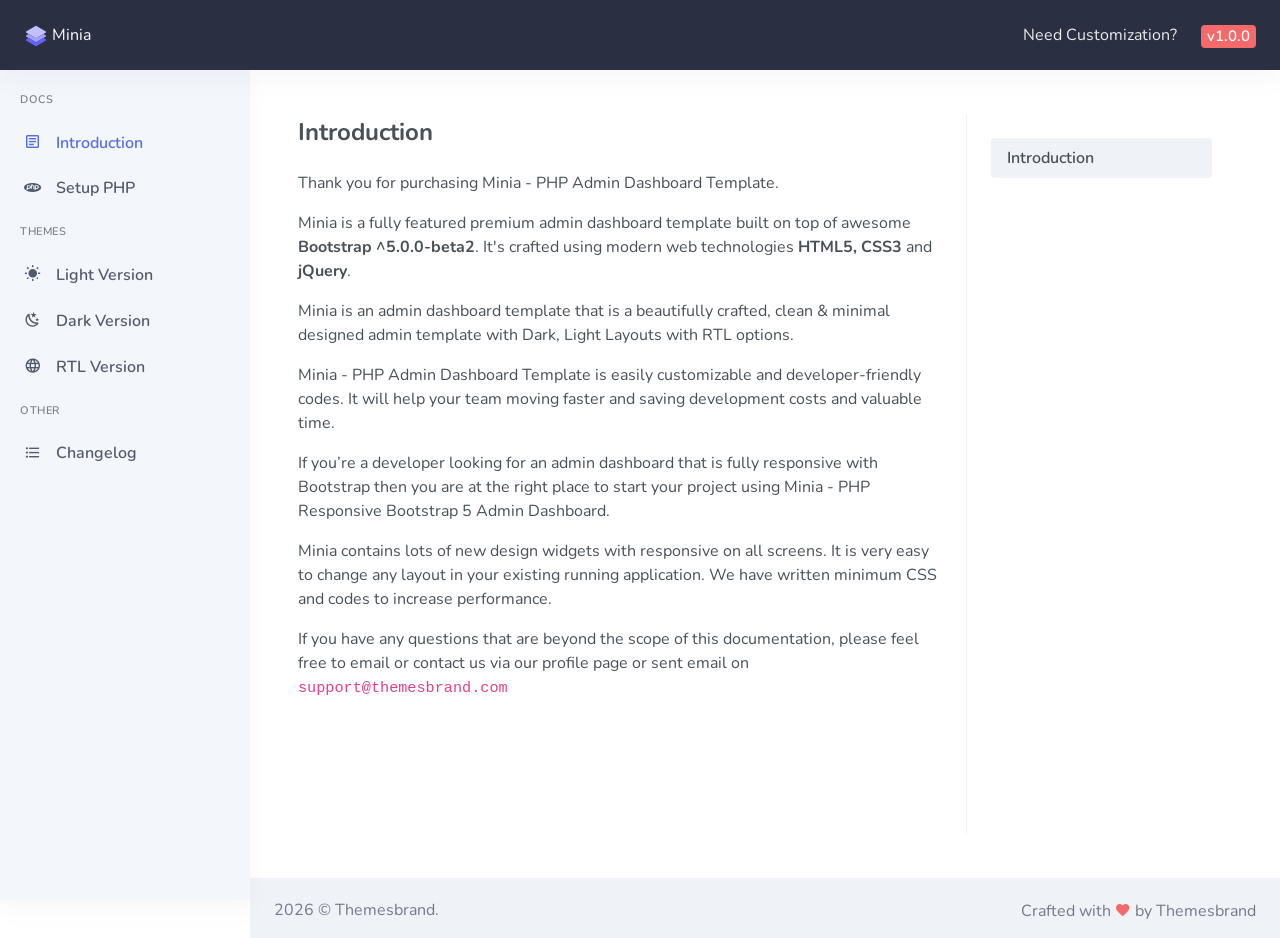
<file: Minia/Documentation/index.html>
<!doctype html>
<html lang="en">

<head>

    <meta charset="utf-8" />
    <title>Getting Started | Minia - Responsive Bootstrap 5 Admin Dashboard</title>
    <meta name="viewport" content="width=device-width, initial-scale=1.0">
    <meta content="Minia Premium Multipurpose Admin & Dashboard Template documentation of PHP" name="description" />
    <meta content="Themesbrand" name="author" />
    <meta name="keywords" content="Minia admin documentation, Minia PHP documentation, Minia documentation">
    <!-- App favicon -->
    <link rel="shortcut icon" href="assets/images/favicon.ico">

    <!-- Bootstrap Css -->
    <link href="assets/css/bootstrap.min.css" id="bootstrap-style" rel="stylesheet" type="text/css" />
    <!-- Icons Css -->
    <link href="assets/css/icons.min.css" rel="stylesheet" type="text/css" />
    <!-- App Css-->
    <link href="assets/css/app.min.css" id="app-style" rel="stylesheet" type="text/css" />

</head>

<body data-topbar="dark" data-spy="scroll" data-target=".right-side-nav" data-offset="175">

    <!-- Begin page -->
    <div id="layout-wrapper">

        <header id="page-topbar">
            <div class="navbar-header">
                <div class="d-flex">
                    <!-- LOGO -->
                    <div class="navbar-brand-box">
                        <a href="index.html" class="logo logo-light">
                            <span class="logo-sm">
                                <img src="assets/images/logo-sm.svg" alt="" height="24">
                            </span>
                            <span class="logo-lg">
                                <img src="assets/images/logo-sm.svg" alt="" height="24"> <span class="logo-txt text-white">Minia</span>
                            </span>
                        </a>
                    </div>

                    <button type="button" class="btn btn-sm px-3 font-size-24 header-item waves-effect d-lg-none" id="vertical-menu-btn">
                        <i class="mdi mdi-menu"></i>
                    </button>


                </div>

                <div class="d-flex">


          

                    <div class="d-md-inline-block">
                        <a href="https://docs.google.com/forms/d/e/1FAIpQLSfiP9bDHzIQdQoMXFrYvJx00wyFzSu_cqBWP0N0uUHpqjrbzQ/viewform" target="_blank" class="header-item">Need Customization?</a>
                    </div>

                    <div class="d-inline-block">
                        <h5 class="header-item m-0"><span class="badge badge-danger">v1.0.0</span></h5>
                    </div>

                </div>
            </div>
        </header>

        <!-- ========== Left Sidebar Start ========== -->
        <div class="vertical-menu">

            <div data-simplebar class="h-100">

                <!--- Sidemenu -->
                <div id="sidebar-menu">
                    <!-- Left Menu Start -->
                    <ul class="metismenu list-unstyled" id="side-menu">
                        <li class="menu-title">Docs</li>

                        <li>
                            <a href="index.html" class="waves-effect">
                                <i class="mdi mdi-text-box-outline"></i>
                                <span>Introduction</span>
                            </a>
                        </li>

                        <li>
                            <a href="setup-php.html" class=" waves-effect">
                                <i class="mdi mdi-language-php"></i>
                                <span>Setup PHP</span>
                            </a>
                        </li>

                        <li class="menu-title">Themes</li>

                        <li>
                            <a href="light.html" class=" waves-effect">
                                <i class="mdi mdi-white-balance-sunny"></i>
                                <span>Light Version</span>
                            </a>
                        </li>
                
                        <li>
                            <a href="dark.html" class=" waves-effect">
                                <i class="mdi mdi-weather-night"></i>
                                <span>Dark Version</span>
                            </a>
                        </li>

                        <li>
                            <a href="rtl.html" class=" waves-effect">
                                <i class="mdi mdi-web"></i>
                                <span>RTL Version</span>
                            </a>
                        </li>

                        <li class="menu-title">Other</li>

                        <li>
                            <a href="changelog.html" class=" waves-effect">
                                <i class="mdi mdi-format-list-bulleted"></i>
                                <span>Changelog</span>
                            </a>
                        </li>

                    </ul>
                </div>
                <!-- Sidebar -->
            </div>
        </div>
        <!-- Left Sidebar End -->

        <!-- ============================================================== -->
        <!-- Start right Content here -->
        <!-- ============================================================== -->
        <div class="main-content">

            <div class="page-content">
                <div class="container-fluid">

                    <div class="row">
                        <div class="col-lg-12">
                            <div class="card">
                                <div class="card-body">
                                    <div class="d-xl-flex">

                                        <div class="w-100">
                                            <div class="p-lg-1">

                                                <div id="intro" class="mb-5">
                                                    <h4 class="mt-0 mb-4">Introduction</h4>

                                                    <p>
                                                        Thank you for purchasing Minia - PHP Admin Dashboard
                                                        Template.
                                                    </p>
                                                    <p>Minia is a fully featured premium admin dashboard template built
                                                        on top of awesome <strong>Bootstrap ^5.0.0-beta2</strong>. It's crafted
                                                        using modern web technologies <strong>HTML5, CSS3 </strong> and
                                                        <strong>jQuery</strong>.
                                                    </p>
                                                    <p>
                                                        Minia is an admin dashboard template that is a beautifully
                                                        crafted, clean & minimal designed admin template with Dark,
                                                        Light Layouts with RTL options.
                                                    </p>
                                                    <p>
                                                        Minia - PHP Admin Dashboard Template is easily customizable and
                                                        developer-friendly codes. It will help your team moving faster
                                                        and saving development costs and valuable time.
                                                    </p>
                                                    <p>
                                                        If you’re a developer looking for an admin dashboard that is
                                                        fully responsive with Bootstrap then you are at the right place
                                                        to start your project using Minia - PHP Responsive Bootstrap 5
                                                        Admin Dashboard.
                                                    </p>
                                                    <p>
                                                        Minia contains lots of new design widgets with responsive on all
                                                        screens. It is very easy to
                                                        change any layout in your existing running application. We have
                                                        written minimum CSS and codes to increase performance.
                                                    </p>
                                                    
                                                    <p>
                                                        If you have any questions that are beyond the scope of this documentation, 
                                                        please feel free to email or contact us via our profile page or sent email on <code>support@themesbrand.com</code>
                                                    </p>
                                                </div>

                                            </div> <!-- end padding-->
                                        </div>

                                        <!-- Start right-side-nav -->
                                        <div class="d-none d-xl-block">
                                            <div class="right-side-nav">
                                                <ul class="nav nav-pills flex-column">
                                                    <li class="nav-item">
                                                        <a href="#intro" class="nav-link">Introduction</a>
                                                    </li>
                                                </ul>
                                            </div>
                                        </div>
                                    </div>
                                </div>
                                <!--end card body-->
                            </div> <!-- end card-->
                        </div>
                    </div>
                    <!-- end row -->

                </div> <!-- container-fluid -->
            </div>
            <!-- End Page-content -->

            <footer class="footer">
                <div class="container-fluid">
                    <div class="row">
                        <div class="col-sm-6">
                            <script>document.write(new Date().getFullYear())</script> © Themesbrand.
                        </div>
                        <div class="col-sm-6">
                            <div class="text-sm-right d-none d-sm-block">
                                Crafted with <i class="mdi mdi-heart text-danger"></i> by <a href="https://themesbrand.com/" target="_blank" class="text-muted">Themesbrand</a>
                            </div>
                        </div>
                    </div>
                </div>
            </footer>
        </div>
        <!-- end main content-->

    </div>
    <!-- END layout-wrapper -->


    <!-- JAVASCRIPT -->
    <script src="assets/libs/jquery/jquery.min.js"></script>
    <script src="assets/libs/bootstrap/js/bootstrap.bundle.min.js"></script>
    <script src="assets/libs/simplebar/simplebar.min.js"></script>
    <script src="assets/libs/jquery.easing/jquery.easing.min.js"></script>

    <script src="assets/js/app.js"></script>

</body>

</html>
</file>
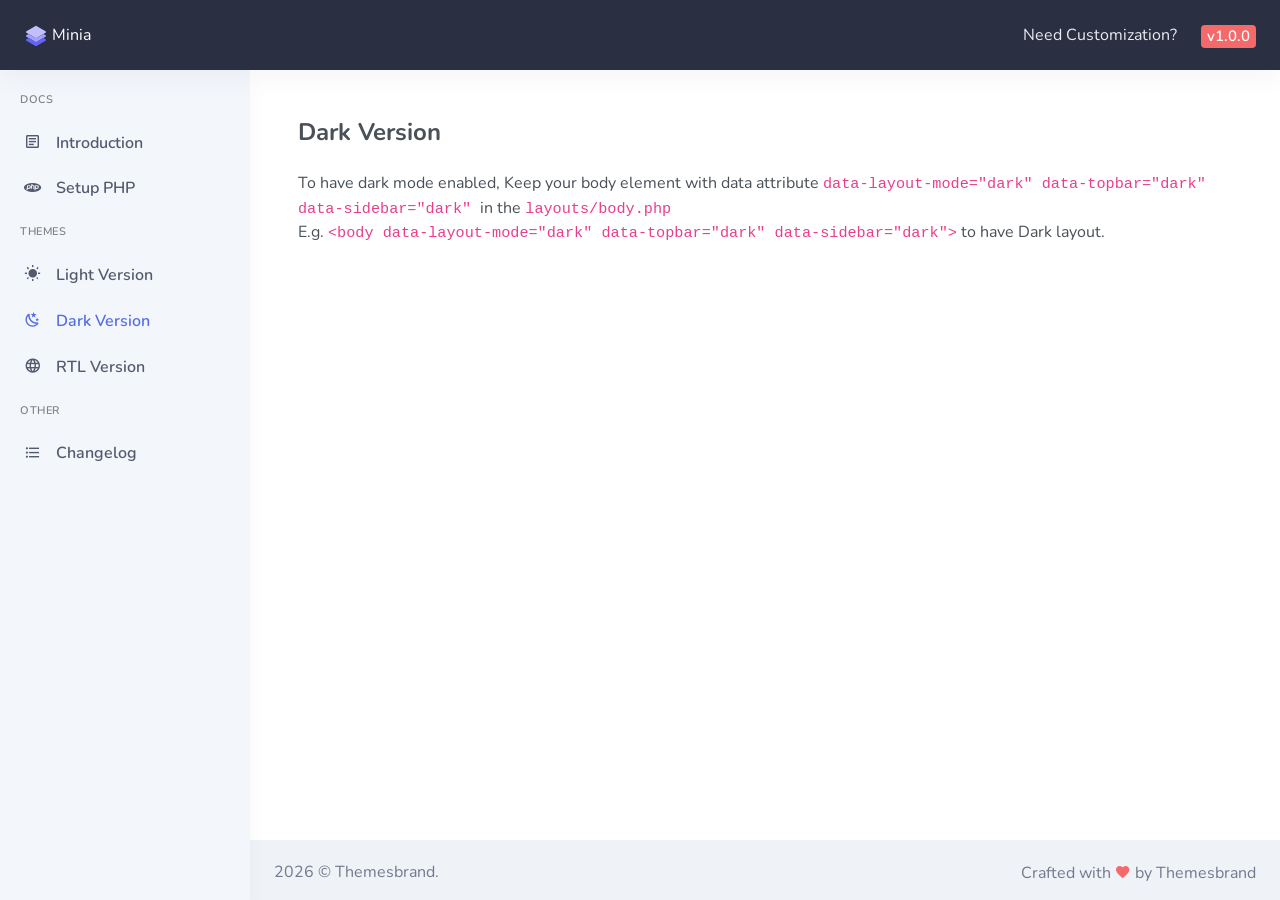
<file: Minia/Documentation/dark.html>
<!doctype html>
<html lang="en">

    <head>
        
        <meta charset="utf-8" />
        <title>Dark Version | Minia - Responsive Bootstrap 5 Admin Dashboard</title>
        <meta name="viewport" content="width=device-width, initial-scale=1.0">
        <meta content="Minia Premium Multipurpose Admin & Dashboard Template documentation of PHP" name="description" />
        <meta content="Themesbrand" name="author" />
        <meta name="keywords" content="Minia admin documentation, Minia PHP documentation, Minia documentation">
        <!-- App favicon -->
        <link rel="shortcut icon" href="assets/images/favicon.ico">

        <!-- Bootstrap Css -->
        <link href="assets/css/bootstrap.min.css" id="bootstrap-style" rel="stylesheet" type="text/css" />
        <!-- Icons Css -->
        <link href="assets/css/icons.min.css" rel="stylesheet" type="text/css" />
        <!-- App Css-->
        <link href="assets/css/app.min.css" id="app-style" rel="stylesheet" type="text/css" />

    </head>

    <body data-topbar="dark">

        <!-- Begin page -->
        <div id="layout-wrapper">

            <header id="page-topbar">
                <div class="navbar-header">
                    <div class="d-flex">
                        <!-- LOGO -->
                        <div class="navbar-brand-box">
                            <a href="index.html" class="logo logo-light">
                                <span class="logo-sm">
                                    <img src="assets/images/logo-sm.svg" alt="" height="24">
                                </span>
                                <span class="logo-lg">
                                    <img src="assets/images/logo-sm.svg" alt="" height="24"> <span class="logo-txt text-white">Minia</span>
                                </span>
                            </a>
                        </div>

                        <button type="button" class="btn btn-sm px-3 font-size-24 header-item waves-effect d-lg-none" id="vertical-menu-btn">
                            <i class="mdi mdi-menu"></i>
                        </button>


                    </div>

                    <div class="d-flex">


          

                        <div class="d-md-inline-block">
                            <a href="https://docs.google.com/forms/d/e/1FAIpQLSfiP9bDHzIQdQoMXFrYvJx00wyFzSu_cqBWP0N0uUHpqjrbzQ/viewform" target="_blank" class="header-item">Need Customization?</a>
                        </div>

                        <div class="d-inline-block">
                            <h5 class="header-item m-0"><span class="badge badge-danger">v1.0.0</span></h5>
                        </div>

                    </div>
                </div>
            </header>

            <!-- ========== Left Sidebar Start ========== -->
            <div class="vertical-menu">

                <div data-simplebar class="h-100">

                    <!--- Sidemenu -->
                    <div id="sidebar-menu">
                        <!-- Left Menu Start -->
                        <ul class="metismenu list-unstyled" id="side-menu">
                            <li class="menu-title">Docs</li>

                            <li>
                                <a href="index.html" class="waves-effect">
                                    <i class="mdi mdi-text-box-outline"></i>
                                    <span>Introduction</span>
                                </a>
                            </li>

                            <li>
                                <a href="setup-php.html" class=" waves-effect">
                                    <i class="mdi mdi-language-php"></i>
                                    <span>Setup PHP</span>
                                </a>
                            </li>

                            <li class="menu-title">Themes</li>

                            <li>
                                <a href="light.html" class=" waves-effect">
                                    <i class="mdi mdi-white-balance-sunny"></i>
                                    <span>Light Version</span>
                                </a>
                            </li>
                
                            <li>
                                <a href="dark.html" class=" waves-effect">
                                    <i class="mdi mdi-weather-night"></i>
                                    <span>Dark Version</span>
                                </a>
                            </li>

                            <li>
                                <a href="rtl.html" class=" waves-effect">
                                    <i class="mdi mdi-web"></i>
                                    <span>RTL Version</span>
                                </a>
                            </li>

                            <li class="menu-title">Other</li>

                            <li>
                                <a href="changelog.html" class=" waves-effect">
                                    <i class="mdi mdi-format-list-bulleted"></i>
                                    <span>Changelog</span>
                                </a>
                            </li>

                        </ul>
                    </div>
                    <!-- Sidebar -->
                </div>
            </div>
            <!-- Left Sidebar End -->

            <!-- ============================================================== -->
            <!-- Start right Content here -->
            <!-- ============================================================== -->
            <div class="main-content">

                <div class="page-content">
                    <div class="container-fluid">

                        <div class="row">
                            <div class="col-lg-12">
                                <div class="card">
                                    <div class="card-body">
                                        <div class="p-lg-1">
                                            <h4 class="mt-0 mb-4">Dark Version</h4>

                                            <p class="mb-0">
                                                To have dark mode enabled, Keep your body element with data attribute
                                                <code>data-layout-mode="dark" data-topbar="dark" data-sidebar="dark" </code> in the <code> layouts/body.php </code>
                                                <br> E.g. <code> &lt;body data-layout-mode="dark" data-topbar="dark" data-sidebar="dark"&gt;</code> to
                                                have Dark layout.
                                            </p>
                                           
                                        </div>
        
                                    </div>
                                </div>
                            </div>
                        </div>
                        <!-- end row -->
                        
                    </div> <!-- container-fluid -->
                </div>
                <!-- End Page-content -->

                
                <footer class="footer">
                    <div class="container-fluid">
                        <div class="row">
                            <div class="col-sm-6">
                                <script>document.write(new Date().getFullYear())</script> © Themesbrand.
                            </div>
                            <div class="col-sm-6">
                                <div class="text-sm-right d-none d-sm-block">
                                    Crafted with <i class="mdi mdi-heart text-danger"></i> by <a href="https://themesbrand.com/" target="_blank" class="text-muted">Themesbrand</a>
                                </div>
                            </div>
                        </div>
                    </div>
                </footer>
            </div>
            <!-- end main content-->

        </div>
        <!-- END layout-wrapper -->


        <!-- JAVASCRIPT -->
        <script src="assets/libs/jquery/jquery.min.js"></script>
        <script src="assets/libs/bootstrap/js/bootstrap.bundle.min.js"></script>
        <script src="assets/libs/simplebar/simplebar.min.js"></script>
        <script src="assets/libs/jquery.easing/jquery.easing.min.js"></script>

        <script src="assets/js/app.js"></script>

    </body>
</html>
</file>
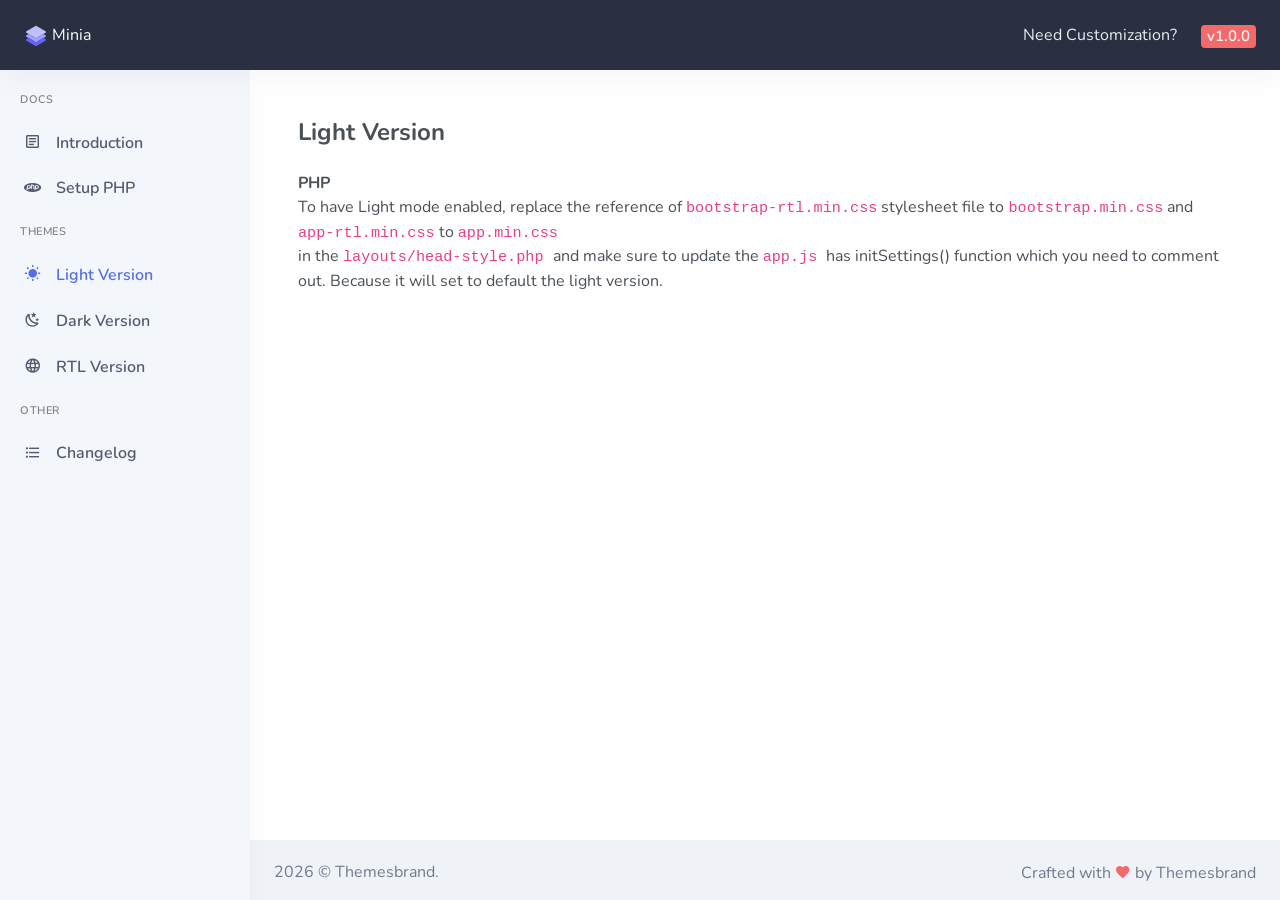
<file: Minia/Documentation/light.html>
<!doctype html>
<html lang="en">

<head>

    <meta charset="utf-8" />
    <title>RTL Version | Minia - Responsive Bootstrap 5 Admin Dashboard</title>
    <meta name="viewport" content="width=device-width, initial-scale=1.0">
    <meta content="Minia Premium Multipurpose Admin & Dashboard Template documentation of PHP" name="description" />
    <meta content="Themesbrand" name="author" />
    <meta name="keywords" content="Minia admin documentation, Minia PHP documentation, Minia documentation">
    <!-- App favicon -->
    <link rel="shortcut icon" href="assets/images/favicon.ico">

    <!-- Bootstrap Css -->
    <link href="assets/css/bootstrap.min.css" id="bootstrap-style" rel="stylesheet" type="text/css" />
    <!-- Icons Css -->
    <link href="assets/css/icons.min.css" rel="stylesheet" type="text/css" />
    <!-- App Css-->
    <link href="assets/css/app.min.css" id="app-style" rel="stylesheet" type="text/css" />

</head>

<body data-topbar="dark">

    <!-- Begin page -->
    <div id="layout-wrapper">

        <header id="page-topbar">
            <div class="navbar-header">
                <div class="d-flex">
                    <!-- LOGO -->
                    <div class="navbar-brand-box">
                        <a href="index.html" class="logo logo-light">
                            <span class="logo-sm">
                                <img src="assets/images/logo-sm.svg" alt="" height="24">
                            </span>
                            <span class="logo-lg">
                                <img src="assets/images/logo-sm.svg" alt="" height="24"> <span class="logo-txt text-white">Minia</span>
                            </span>
                        </a>
                    </div>

                    <button type="button" class="btn btn-sm px-3 font-size-24 header-item waves-effect d-lg-none" id="vertical-menu-btn">
                        <i class="mdi mdi-menu"></i>
                    </button>


                </div>

                <div class="d-flex">


          

                    <div class="d-md-inline-block">
                        <a href="https://docs.google.com/forms/d/e/1FAIpQLSfiP9bDHzIQdQoMXFrYvJx00wyFzSu_cqBWP0N0uUHpqjrbzQ/viewform" target="_blank" class="header-item">Need Customization?</a>
                    </div>

                    <div class="d-inline-block">
                        <h5 class="header-item m-0"><span class="badge badge-danger">v1.0.0</span></h5>
                    </div>

                </div>
            </div>
        </header>

        <!-- ========== Left Sidebar Start ========== -->
        <div class="vertical-menu">

            <div data-simplebar class="h-100">

                <!--- Sidemenu -->
                <div id="sidebar-menu">
                    <!-- Left Menu Start -->
                    <ul class="metismenu list-unstyled" id="side-menu">
                        <li class="menu-title">Docs</li>

                        <li>
                            <a href="index.html" class="waves-effect">
                                <i class="mdi mdi-text-box-outline"></i>
                                <span>Introduction</span>
                            </a>
                        </li>

                        <li>
                            <a href="setup-php.html" class=" waves-effect">
                                <i class="mdi mdi-language-php"></i>
                                <span>Setup PHP</span>
                            </a>
                        </li>

                        <li class="menu-title">Themes</li>

                        <li>
                            <a href="light.html" class=" waves-effect">
                                <i class="mdi mdi-white-balance-sunny"></i>
                                <span>Light Version</span>
                            </a>
                        </li>
                
                        <li>
                            <a href="dark.html" class=" waves-effect">
                                <i class="mdi mdi-weather-night"></i>
                                <span>Dark Version</span>
                            </a>
                        </li>

                        <li>
                            <a href="rtl.html" class=" waves-effect">
                                <i class="mdi mdi-web"></i>
                                <span>RTL Version</span>
                            </a>
                        </li>

                        <li class="menu-title">Other</li>

                        <li>
                            <a href="changelog.html" class=" waves-effect">
                                <i class="mdi mdi-format-list-bulleted"></i>
                                <span>Changelog</span>
                            </a>
                        </li>

                    </ul>
                </div>
                <!-- Sidebar -->
            </div>
        </div>
        <!-- Left Sidebar End -->

        <!-- ============================================================== -->
        <!-- Start right Content here -->
        <!-- ============================================================== -->
        <div class="main-content">

            <div class="page-content">
                <div class="container-fluid">

                    <div class="row">
                        <div class="col-lg-12">
                            <div class="card">
                                <div class="card-body">
                                    <div class="p-lg-1">
                                        <h4 class="mt-0 mb-4">Light Version</h4>
                                        
                                        <p class="mt-3">
                                            <strong>PHP</strong> <br>
                                            To have Light mode enabled, replace the reference of <code>bootstrap-rtl.min.css</code> stylesheet file to <code>bootstrap.min.css</code> and <code>app-rtl.min.css</code> to <code>app.min.css</code>
                                            <br> in the <code> layouts/head-style.php </code> and make sure to update the <code>app.js </code> has initSettings() function which you need to comment out. Because it will set to default the light version.
                                        </p>
                                       
                                    </div>

                                </div>
                            </div>
                        </div>
                    </div>
                    <!-- end row -->

                </div> <!-- container-fluid -->
            </div>
            <!-- End Page-content -->


            <footer class="footer">
                <div class="container-fluid">
                    <div class="row">
                        <div class="col-sm-6">
                            <script>document.write(new Date().getFullYear())</script> © Themesbrand.
                        </div>
                        <div class="col-sm-6">
                            <div class="text-sm-right d-none d-sm-block">
                                Crafted with <i class="mdi mdi-heart text-danger"></i> by <a href="https://themesbrand.com/" target="_blank" class="text-muted">Themesbrand</a>
                            </div>
                        </div>
                    </div>
                </div>
            </footer>
        </div>
        <!-- end main content-->

    </div>
    <!-- END layout-wrapper -->


    <!-- JAVASCRIPT -->
    <script src="assets/libs/jquery/jquery.min.js"></script>
    <script src="assets/libs/bootstrap/js/bootstrap.bundle.min.js"></script>
    <script src="assets/libs/simplebar/simplebar.min.js"></script>
    <script src="assets/libs/jquery.easing/jquery.easing.min.js"></script>

    <script src="assets/js/app.js"></script>

</body>

</html>
</file>
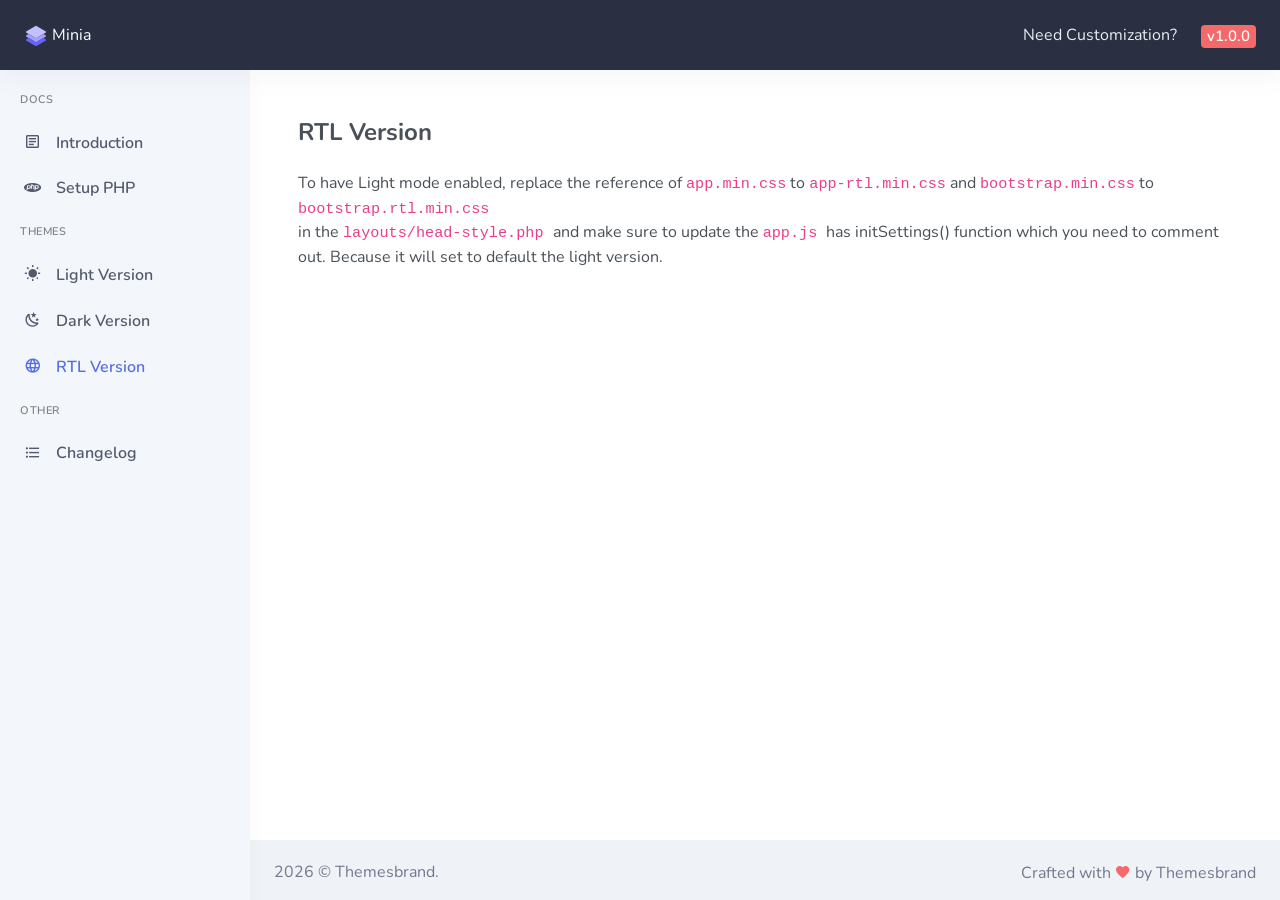
<file: Minia/Documentation/rtl.html>
<!doctype html>
<html lang="en">

<head>

    <meta charset="utf-8" />
    <title>RTL Version | Minia - Responsive Bootstrap 5 Admin Dashboard</title>
    <meta name="viewport" content="width=device-width, initial-scale=1.0">
    <meta content="Minia Premium Multipurpose Admin & Dashboard Template documentation of PHP" name="description" />
    <meta content="Themesbrand" name="author" />
    <meta name="keywords" content="Minia admin documentation, Minia PHP documentation, Minia documentation">
    <!-- App favicon -->
    <link rel="shortcut icon" href="assets/images/favicon.ico">

    <!-- Bootstrap Css -->
    <link href="assets/css/bootstrap.min.css" id="bootstrap-style" rel="stylesheet" type="text/css" />
    <!-- Icons Css -->
    <link href="assets/css/icons.min.css" rel="stylesheet" type="text/css" />
    <!-- App Css-->
    <link href="assets/css/app.min.css" id="app-style" rel="stylesheet" type="text/css" />

</head>

<body data-topbar="dark">

    <!-- Begin page -->
    <div id="layout-wrapper">

        <header id="page-topbar">
            <div class="navbar-header">
                <div class="d-flex">
                    <!-- LOGO -->
                    <div class="navbar-brand-box">
                        <a href="index.html" class="logo logo-light">
                            <span class="logo-sm">
                                <img src="assets/images/logo-sm.svg" alt="" height="24">
                            </span>
                            <span class="logo-lg">
                                <img src="assets/images/logo-sm.svg" alt="" height="24"> <span class="logo-txt text-white">Minia</span>
                            </span>
                        </a>
                    </div>

                    <button type="button" class="btn btn-sm px-3 font-size-24 header-item waves-effect d-lg-none" id="vertical-menu-btn">
                        <i class="mdi mdi-menu"></i>
                    </button>


                </div>

                <div class="d-flex">


          

                    <div class="d-md-inline-block">
                        <a href="https://docs.google.com/forms/d/e/1FAIpQLSfiP9bDHzIQdQoMXFrYvJx00wyFzSu_cqBWP0N0uUHpqjrbzQ/viewform" target="_blank" class="header-item">Need Customization?</a>
                    </div>

                    <div class="d-inline-block">
                        <h5 class="header-item m-0"><span class="badge badge-danger">v1.0.0</span></h5>
                    </div>

                </div>
            </div>
        </header>

        <!-- ========== Left Sidebar Start ========== -->
        <div class="vertical-menu">

            <div data-simplebar class="h-100">

                <!--- Sidemenu -->
                <div id="sidebar-menu">
                    <!-- Left Menu Start -->
                    <ul class="metismenu list-unstyled" id="side-menu">
                        <li class="menu-title">Docs</li>

                        <li>
                            <a href="index.html" class="waves-effect">
                                <i class="mdi mdi-text-box-outline"></i>
                                <span>Introduction</span>
                            </a>
                        </li>

                        <li>
                            <a href="setup-php.html" class=" waves-effect">
                                <i class="mdi mdi-language-php"></i>
                                <span>Setup PHP</span>
                            </a>
                        </li>

                        <li class="menu-title">Themes</li>

                        <li>
                            <a href="light.html" class=" waves-effect">
                                <i class="mdi mdi-white-balance-sunny"></i>
                                <span>Light Version</span>
                            </a>
                        </li>
                
                        <li>
                            <a href="dark.html" class=" waves-effect">
                                <i class="mdi mdi-weather-night"></i>
                                <span>Dark Version</span>
                            </a>
                        </li>

                        <li>
                            <a href="rtl.html" class=" waves-effect">
                                <i class="mdi mdi-web"></i>
                                <span>RTL Version</span>
                            </a>
                        </li>

                        <li class="menu-title">Other</li>

                        <li>
                            <a href="changelog.html" class=" waves-effect">
                                <i class="mdi mdi-format-list-bulleted"></i>
                                <span>Changelog</span>
                            </a>
                        </li>

                    </ul>
                </div>
                <!-- Sidebar -->
            </div>
        </div>
        <!-- Left Sidebar End -->

        <!-- ============================================================== -->
        <!-- Start right Content here -->
        <!-- ============================================================== -->
        <div class="main-content">

            <div class="page-content">
                <div class="container-fluid">

                    <div class="row">
                        <div class="col-lg-12">
                            <div class="card">
                                <div class="card-body">
                                    <div class="p-lg-1">
                                        <h4 class="mt-0 mb-4">RTL Version</h4>
                                        
                                        <p class="mt-3">
                                            To have Light mode enabled, replace the reference of <code>app.min.css</code> to <code>app-rtl.min.css</code>
                                            and
                                            <code>bootstrap.min.css</code> to
                                            <code>bootstrap.rtl.min.css</code>
                                            <br> in the <code> layouts/head-style.php </code> and make sure to update the <code>app.js </code> has initSettings() function which you need to comment out. Because it will set to default the light version.
                                        </p>
                                       
                                    </div>

                                </div>
                            </div>
                        </div>
                    </div>
                    <!-- end row -->

                </div> <!-- container-fluid -->
            </div>
            <!-- End Page-content -->


            <footer class="footer">
                <div class="container-fluid">
                    <div class="row">
                        <div class="col-sm-6">
                            <script>document.write(new Date().getFullYear())</script> © Themesbrand.
                        </div>
                        <div class="col-sm-6">
                            <div class="text-sm-right d-none d-sm-block">
                                Crafted with <i class="mdi mdi-heart text-danger"></i> by <a href="https://themesbrand.com/" target="_blank" class="text-muted">Themesbrand</a>
                            </div>
                        </div>
                    </div>
                </div>
            </footer>
        </div>
        <!-- end main content-->

    </div>
    <!-- END layout-wrapper -->


    <!-- JAVASCRIPT -->
    <script src="assets/libs/jquery/jquery.min.js"></script>
    <script src="assets/libs/bootstrap/js/bootstrap.bundle.min.js"></script>
    <script src="assets/libs/simplebar/simplebar.min.js"></script>
    <script src="assets/libs/jquery.easing/jquery.easing.min.js"></script>

    <script src="assets/js/app.js"></script>

</body>

</html>
</file>
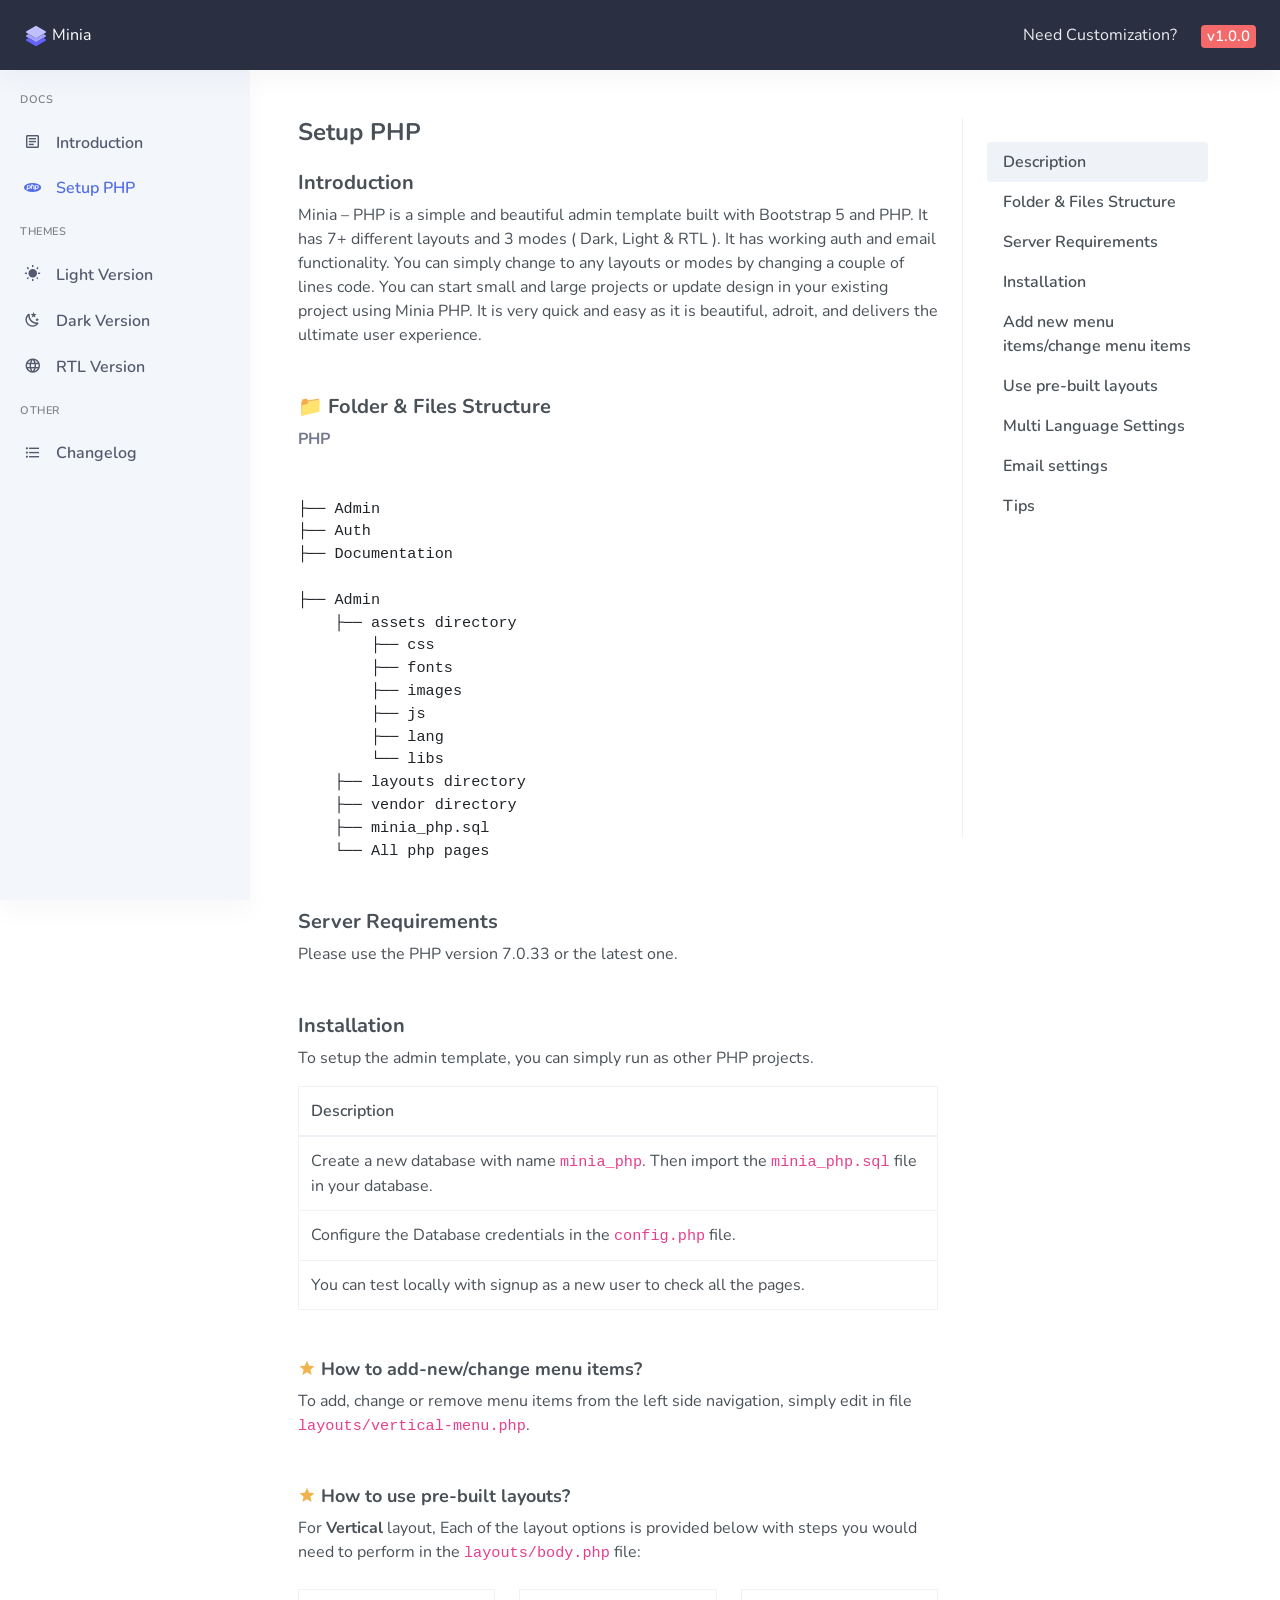
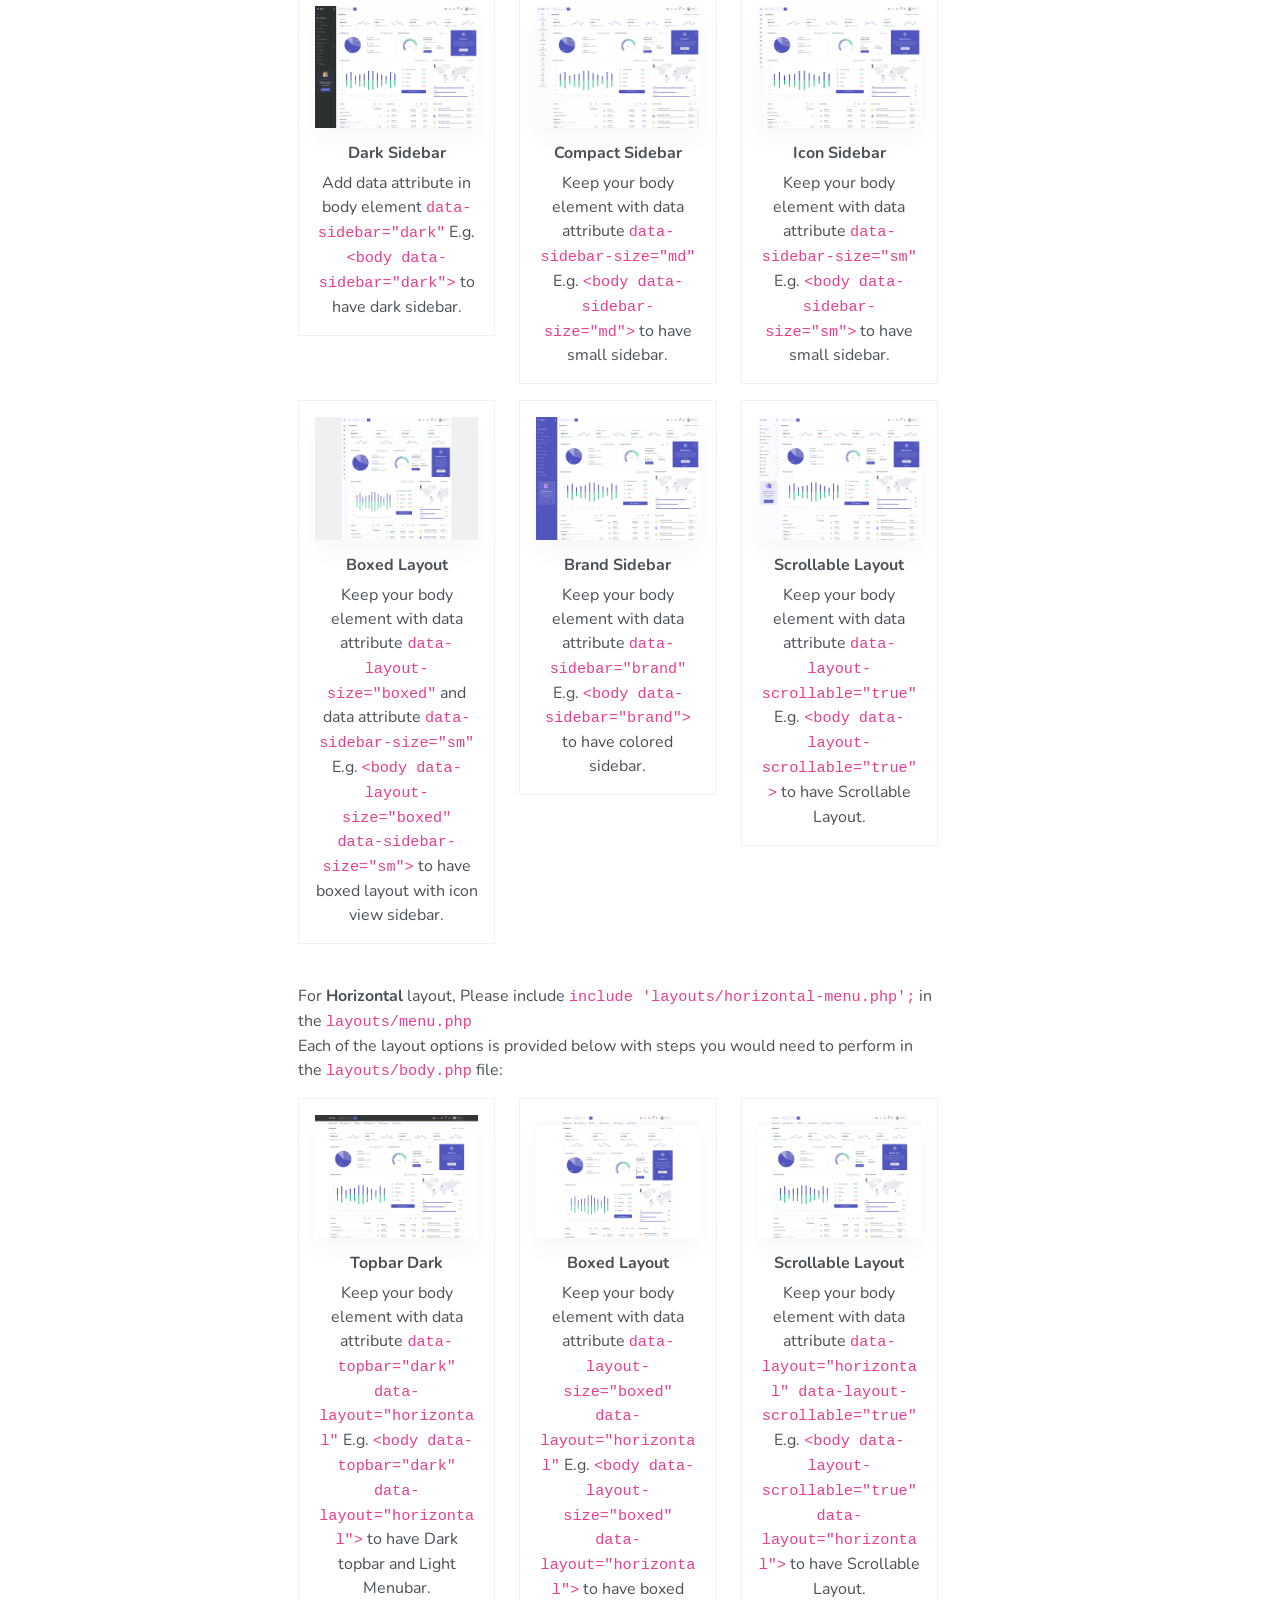
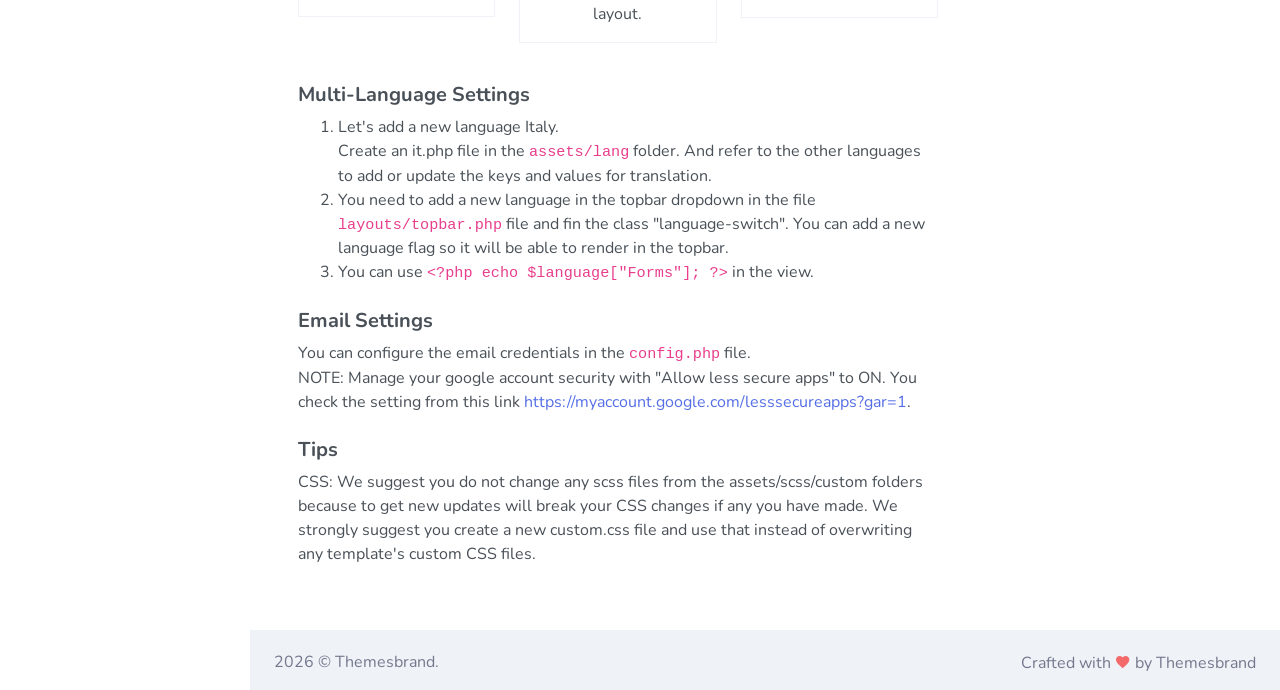
<file: Minia/Documentation/setup-php.html>
<!doctype html>
<html lang="en">

<head>

    <meta charset="utf-8" />
    <title>Setup | Minia - Responsive Bootstrap 5 Admin Dashboard</title>
    <meta name="viewport" content="width=device-width, initial-scale=1.0">
    <meta content="Minia Premium Multipurpose Admin & Dashboard Template documentation of PHP" name="description" />
    <meta content="Themesbrand" name="author" />
    <meta name="keywords" content="Minia admin documentation, Minia PHP documentation, Minia documentation">
    <!-- App favicon -->
    <link rel="shortcut icon" href="assets/images/favicon.ico">

    <!-- Bootstrap Css -->
    <link href="assets/css/bootstrap.min.css" id="bootstrap-style" rel="stylesheet" type="text/css" />
    <!-- Icons Css -->
    <link href="assets/css/icons.min.css" rel="stylesheet" type="text/css" />
    <!-- App Css-->
    <link href="assets/css/app.min.css" id="app-style" rel="stylesheet" type="text/css" />

</head>

<body data-topbar="dark" data-spy="scroll" data-target=".right-side-nav" data-offset="175">

    <!-- Begin page -->
    <div id="layout-wrapper">

        <header id="page-topbar">
            <div class="navbar-header">
                <div class="d-flex">
                    <!-- LOGO -->
                    <div class="navbar-brand-box">
                        <a href="index.html" class="logo logo-light">
                            <span class="logo-sm">
                                <img src="assets/images/logo-sm.svg" alt="" height="24">
                            </span>
                            <span class="logo-lg">
                                <img src="assets/images/logo-sm.svg" alt="" height="24"> <span class="logo-txt text-white">Minia</span>
                            </span>
                        </a>
                    </div>

                    <button type="button" class="btn btn-sm px-3 font-size-24 header-item waves-effect d-lg-none" id="vertical-menu-btn">
                        <i class="mdi mdi-menu"></i>
                    </button>


                </div>

                <div class="d-flex">


          

                    <div class="d-md-inline-block">
                        <a href="https://docs.google.com/forms/d/e/1FAIpQLSfiP9bDHzIQdQoMXFrYvJx00wyFzSu_cqBWP0N0uUHpqjrbzQ/viewform" target="_blank" class="header-item">Need Customization?</a>
                    </div>

                    <div class="d-inline-block">
                        <h5 class="header-item m-0"><span class="badge badge-danger">v1.0.0</span></h5>
                    </div>

                </div>
            </div>
        </header>

        <!-- ========== Left Sidebar Start ========== -->
        <div class="vertical-menu">

            <div data-simplebar class="h-100">

                <!--- Sidemenu -->
                <div id="sidebar-menu">
                    <!-- Left Menu Start -->
                    <ul class="metismenu list-unstyled" id="side-menu">
                        <li class="menu-title">Docs</li>

                        <li>
                            <a href="index.html" class="waves-effect">
                                <i class="mdi mdi-text-box-outline"></i>
                                <span>Introduction</span>
                            </a>
                        </li>

                        <li>
                            <a href="setup-php.html" class=" waves-effect">
                                <i class="mdi mdi-language-php"></i>
                                <span>Setup PHP</span>
                            </a>
                        </li>

                        <li class="menu-title">Themes</li>

                        <li>
                            <a href="light.html" class=" waves-effect">
                                <i class="mdi mdi-white-balance-sunny"></i>
                                <span>Light Version</span>
                            </a>
                        </li>
                
                        <li>
                            <a href="dark.html" class=" waves-effect">
                                <i class="mdi mdi-weather-night"></i>
                                <span>Dark Version</span>
                            </a>
                        </li>

                        <li>
                            <a href="rtl.html" class=" waves-effect">
                                <i class="mdi mdi-web"></i>
                                <span>RTL Version</span>
                            </a>
                        </li>

                        <li class="menu-title">Other</li>

                        <li>
                            <a href="changelog.html" class=" waves-effect">
                                <i class="mdi mdi-format-list-bulleted"></i>
                                <span>Changelog</span>
                            </a>
                        </li>

                    </ul>
                </div>
                <!-- Sidebar -->
            </div>
        </div>
        <!-- Left Sidebar End -->

        <!-- ============================================================== -->
        <!-- Start right Content here -->
        <!-- ============================================================== -->
        <div class="main-content">

            <div class="page-content">
                <div class="container-fluid">

                    <div class="row">
                        <div class="col-lg-12">
                            <div class="card ">
                                <div class="card-body">
                                    <div class="p-lg-1">

                                        <div class="d-xl-flex">

                                            <div class="w-100">

                                                <h4 class="mt-0 mb-4">Setup PHP</h4>

                                                <div id="desc" class="mb-5">
                                                    <h5 class="mt-4">Introduction</h5>
                                                    <p>
                                                        Minia – PHP is a simple and beautiful admin template built with
                                                        Bootstrap 5 and PHP. It has 7+ different layouts and 3 modes
                                                        ( Dark, Light & RTL ). It has working auth and email
                                                        functionality. You can simply change to any layouts or modes by
                                                        changing a couple of lines code. You can start small and large
                                                        projects or update design in your existing project using Minia
                                                        PHP. It is very quick and easy as it is beautiful, adroit, and
                                                        delivers the ultimate user experience.
                                                    </p>
                                                </div>

                                                <div id="structure" class="mb-5">
                                                    <h5 class="mt-0 mb-2">📁 Folder & Files Structure</h5>

                                                    <div class="row">
                                                        <div class="col-md-6">
                                                            <p class="text-muted mb-4">
                                                                <strong>PHP</strong>
                                                            </p>

                                                            <pre class="mb-0">

├── Admin
├── Auth
├── Documentation

├── Admin
    ├── assets directory
        ├── css
        ├── fonts
        ├── images
        ├── js
        ├── lang
        └── libs
    ├── layouts directory
    ├── vendor directory
    ├── minia_php.sql
    └── All php pages
</pre>
                                                        </div>
                                                    </div>
                                                </div>

                                                <div id="server" class="mb-5">
                                                    <h5 class="mt-4">Server Requirements</h5>

                                                    <p>
                                                        Please use the PHP version 7.0.33 or the latest one.
                                                    </p>
                                                </div>

                                                <div id="installation" class="mb-5">
                                                    <h5 class="mt-4">Installation</h5>

                                                    <p>
                                                        To setup the admin template, you can simply run as other PHP
                                                        projects.
                                                    </p>

                                                    <table class="table table-bordered m-0">
                                                        <thead>
                                                            <tr>
                                                                <th>Description</th>
                                                            </tr>
                                                        </thead>
                                                        <tbody>
                                                            <tr>
                                                                <td>
                                                                    Create a new database with name <code>minia_php</code>. Then import the <code>minia_php.sql</code> file in your database.
                                                                </td>
                                                            </tr>
                                                            <tr>
                                                                <td>
                                                                    Configure the Database credentials in the <code>config.php</code> file.
                                                                </td>
                                                            </tr>
                                                            <tr>
                                                                <td>
                                                                    You can test locally with signup as a new user to check all the pages.
                                                                </td>
                                                            </tr>
                                                        </tbody>
                                                    </table>
                                                </div>

                                                <!-- Layout start -->
                                                <div id="menu-item" class="mb-5">
                                                    <h5 class="mt-0 mb-2 font-size-18"><i
                                                            class="mdi mdi-star text-warning"></i> How to add-new/change
                                                        menu items?</h5>
                                                    <p> To add, change or remove menu items from the
                                                        left side navigation, simply edit in file
                                                        <code>layouts/vertical-menu.php</code>.
                                                    </p>
                                                </div>

                                                <div id="pre-built-layouts">

                                                    <div class="row mb-2 mt-3">
                                                        <div class="col">
                                                            <h5 class="mt-0 mb-2 font-size-18"><i
                                                                    class="mdi mdi-star text-warning"></i> How to use
                                                                pre-built
                                                                layouts?</h5>
                                                            <p>
                                                                For <b>Vertical</b> layout, Each of the layout options
                                                                is provided below with
                                                                steps you would need to perform in the
                                                                <code>layouts/body.php</code> file:
                                                            </p>
                                                        </div>
                                                    </div>

                                                    <div class="row">

                                                        <div class="col-lg-4 col-md-6">
                                                            <div class="border p-3 text-center mb-3">
                                                                <img src="assets/images/demo/layout-verti-dark-sidebar.png"
                                                                    alt="image" class="img-fluid shadow" />
                                                                <h5 class="font-size-16 mt-3">Dark Sidebar</h5>
                                                                Add data attribute in body element
                                                                <code>data-sidebar="dark"</code>  E.g.
                                                                <code> &lt;body data-sidebar="dark"&gt;</code> to
                                                                have dark sidebar.
                                                            </div>
                                                        </div> <!-- end col -->

                                                        <div class="col-lg-4 col-md-6">
                                                            <div class="border p-3 text-center mb-3">
                                                                <img src="assets/images/demo/layout-verti-compact-sidebar.png"
                                                                    alt="image" class="img-fluid shadow" />
                                                                <h5 class="font-size-16 mt-3">Compact Sidebar</h5>
                                                                Keep your body element with data attribute
                                                                <code>data-sidebar-size="md"</code>  E.g.
                                                                <code> &lt;body data-sidebar-size="md"&gt;</code>
                                                                to have small sidebar.
                                                            </div>
                                                        </div> <!-- end col -->

                                                        <div class="col-lg-4 col-md-6">
                                                            <div class="border p-3 text-center mb-3">
                                                                <img src="assets/images/demo/layout-verti-icon-sidebar.png"
                                                                    alt="image" class="img-fluid shadow" />
                                                                <h5 class="font-size-16 mt-3">Icon Sidebar</h5>
                                                                Keep your body element with data attribute
                                                                <code>data-sidebar-size="sm"</code> E.g.
                                                                <code> &lt;body data-sidebar-size="sm"&gt;</code>
                                                                to have small sidebar.
                                                            </div>
                                                        </div> <!-- end col -->

                                                        <div class="col-lg-4 col-md-6">
                                                            <div class="border p-3 text-center mb-3">
                                                                <img src="assets/images/demo/layout-verti-boxed.png"
                                                                    alt="image" class="img-fluid shadow" />
                                                                <h5 class="font-size-16 mt-3">Boxed Layout</h5>
                                                                Keep your body element with data attribute
                                                                <code>data-layout-size="boxed"</code> and data attribute
                                                                <code>data-sidebar-size="sm"</code>
                                                                E.g.
                                                                <code> &lt;body data-layout-size="boxed" data-sidebar-size="sm"&gt;</code>
                                                                to have boxed layout with icon view sidebar.
                                                            </div>
                                                        </div> <!-- end col -->

                                                        <div class="col-lg-4 col-md-6">
                                                            <div class="border p-3 text-center">
                                                                <img src="assets/images/demo/layout-verti-colored-sidebar.png"
                                                                    alt="image" class="img-fluid shadow" />
                                                                <h5 class="font-size-16 mt-3">Brand Sidebar</h5>
                                                                Keep your body element with data attribute
                                                                <code>data-sidebar="brand"</code> E.g.
                                                                <code> &lt;body data-sidebar="brand"&gt;</code> to
                                                                have colored sidebar.
                                                            </div>
                                                        </div> <!-- end col -->

                                                        <div class="col-lg-4 col-md-6">
                                                            <div class="border p-3 text-center">
                                                                <img src="assets/images/demo/verti-light.png"
                                                                    alt="image" class="img-fluid shadow" />
                                                                <h5 class="font-size-16 mt-3">Scrollable Layout</h5>
                                                                Keep your body element with data attribute
                                                                <code>data-layout-scrollable="true"</code> E.g.
                                                                <code> &lt;body data-layout-scrollable="true"&gt;</code> to
                                                                have Scrollable Layout.
                                                            </div>
                                                        </div> <!-- end col -->

                                                    </div>

                                                    <!-- end row -->
                                                    <p class="mt-4">
                                                        For <b>Horizontal</b> layout, Please include <code>include
                                                            'layouts/horizontal-menu.php';</code> in the
                                                        <code>layouts/menu.php</code> <br /> Each of the layout options
                                                        is provided below with
                                                        steps you would need to perform in the
                                                        <code>layouts/body.php</code> file:
                                                    </p>
                                                    <div class="row">
                                                            <div class="col-lg-4 col-md-6">
                                                                <div class="border p-3 text-center mb-3">
                                                                    <img src="assets/images/demo/layout-hori-topbar-dark.png" alt="image"
                                                                        class="img-fluid shadow" />
                                                                    <h5 class="font-size-16 mt-3">Topbar Dark</h5>
                                                                    Keep your body element with data attribute <code>data-topbar="dark" data-layout="horizontal"</code> E.g. <code> &lt;body data-topbar="dark" data-layout="horizontal"&gt;</code> to have Dark topbar and Light Menubar.
                                                                </div>
                                                            </div> <!-- end col -->
                        
                                                            <div class="col-lg-4 col-md-6">
                                                                <div class="border p-3 text-center mb-3">
                                                                    <img src="assets/images/demo/layout-hori-boxed.png" alt="image"
                                                                        class="img-fluid shadow" />
                                                                    <h5 class="font-size-16 mt-3">Boxed Layout</h5>
                                                                    Keep your body element with data attribute <code>data-layout-size="boxed" data-layout="horizontal"</code> E.g. <code> &lt;body data-layout-size="boxed" data-layout="horizontal"&gt;</code> to have boxed layout.
                                                                </div>
                                                            </div> <!-- end col -->

                                                            <div class="col-lg-4 col-md-6">
                                                                <div class="border p-3 text-center mb-3">
                                                                    <img src="assets/images/demo/hori-light.png" alt="image"
                                                                        class="img-fluid shadow" />
                                                                    <h5 class="font-size-16 mt-3">Scrollable Layout</h5>
                                                                    Keep your body element with data attribute <code>data-layout="horizontal" data-layout-scrollable="true"</code> E.g. <code> &lt;body data-layout-scrollable="true" data-layout="horizontal"&gt;</code> to have Scrollable Layout.
                                                                </div>
                                                            </div> <!-- end col -->
                        
                                                        </div>
                                                    <!-- end row -->

                                                </div>
                                                <!-- Layout start end-->

                                                <div id="multi-language">
                                                    <h5 class="mt-4">Multi-Language Settings</h5>

                                                    <ol>
                                                        <li>
                                                            Let's add a new language Italy. <br />
                                                            Create an it.php file in the <code>assets/lang</code>
                                                            folder. And refer to the other languages to add or update
                                                            the keys and values for translation.
                                                        <li>
                                                            You need to add a new language in the topbar dropdown in the
                                                            file <code>layouts/topbar.php</code> file and fin the class
                                                            "language-switch". You can add a new language flag so it
                                                            will be able to render in the topbar.
                                                        </li>
                                                        <li>
                                                            You can use <code>&lt;?php echo $language["Forms"];
                                                                ?></code> in the view.
                                                        </li>
                                                        </ul>

                                                </div>
                                                <div id="email">
                                                    <h5 class="mt-4">Email Settings</h5>

                                                    <p>
                                                        You can configure the email credentials in the
                                                        <code>config.php</code> file. <br />
                                                        NOTE: Manage your google account security with "Allow less
                                                        secure apps" to ON. You check the setting from this link <a
                                                            href="https://myaccount.google.com/lesssecureapps?gar=1"
                                                            target="_blank">https://myaccount.google.com/lesssecureapps?gar=1</a>.
                                                    </p>

                                                </div>
                                                <div id="tips">
                                                    <h5 class="mt-4">Tips</h5>

                                                    <p>
                                                        CSS: We suggest you do not change any scss files from the
                                                        assets/scss/custom folders because to get new updates will break
                                                        your CSS changes if any you have made. We strongly suggest you
                                                        create a new custom.css file and use that instead of overwriting
                                                        any template's custom CSS files.
                                                    </p>

                                                </div>
                                            </div>

                                            <!-- Start right-side-nav -->
                                            <div class="d-none d-xl-block">
                                                <div class="right-side-nav">
                                                    <ul class="nav nav-pills flex-column">
                                                        <li class="nav-item">
                                                            <a href="#desc" class="nav-link">Description</a>
                                                        </li>
                                                        <li class="nav-item">
                                                            <a href="#structure" class="nav-link">Folder & Files
                                                                Structure</a>
                                                        </li>
                                                        <li class="nav-item">
                                                            <a href="#server" class="nav-link">Server Requirements</a>
                                                        </li>
                                                        <li class="nav-item">
                                                            <a href="#installation" class="nav-link">Installation</a>
                                                        </li>
                                                        <li class="nav-item">
                                                            <a href="#menu-item" class="nav-link">Add new menu
                                                                items/change
                                                                menu items</a>
                                                        </li>
                                                        <li class="nav-item">
                                                            <a href="#pre-built-layouts" class="nav-link">Use pre-built
                                                                layouts</a>
                                                        </li>
                                                        <li class="nav-item">
                                                            <a href="#multi-language" class="nav-link">Multi Language
                                                                Settings</a>
                                                        </li>
                                                        <li class="nav-item">
                                                            <a href="#email" class="nav-link">Email settings</a>
                                                        </li>
                                                        <li class="nav-item">
                                                            <a href="#tips" class="nav-link">Tips</a>
                                                        </li>

                                                    </ul>
                                                </div>
                                            </div>

                                            <!-- End right-side-nav -->
                                        </div>

                                    </div> <!-- end padding-->
                                </div> <!-- end card-body-->
                            </div> <!-- end card-->
                        </div>
                    </div>
                    <!-- end row -->

                </div> <!-- container-fluid -->
            </div>
            <!-- End Page-content -->


            <footer class="footer">
                <div class="container-fluid">
                    <div class="row">
                        <div class="col-sm-6">
                            <script>document.write(new Date().getFullYear())</script> © Themesbrand.
                        </div>
                        <div class="col-sm-6">
                            <div class="text-sm-right d-none d-sm-block">
                                Crafted with <i class="mdi mdi-heart text-danger"></i> by <a href="https://themesbrand.com/" target="_blank" class="text-muted">Themesbrand</a>
                            </div>
                        </div>
                    </div>
                </div>
            </footer>
        </div>
        <!-- end main content-->

    </div>
    <!-- END layout-wrapper -->


    <!-- JAVASCRIPT -->
    <script src="assets/libs/jquery/jquery.min.js"></script>
    <script src="assets/libs/bootstrap/js/bootstrap.bundle.min.js"></script>
    <script src="assets/libs/simplebar/simplebar.min.js"></script>
    <script src="assets/libs/jquery.easing/jquery.easing.min.js"></script>

    <script src="assets/js/app.js"></script>

</body>

</html>
</file>
<file: Minia/Documentation/assets/css/icons.min.css>
@font-face{font-family:"Material Design Icons";src:url(../fonts/materialdesignicons-webfont.eot?v=5.0.45);src:url(../fonts/materialdesignicons-webfont.eot?#iefix&v=5.0.45) format("embedded-opentype"),url(../fonts/materialdesignicons-webfont.woff2?v=5.0.45) format("woff2"),url(../fonts/materialdesignicons-webfont.woff?v=5.0.45) format("woff"),url(../fonts/materialdesignicons-webfont.ttf?v=5.0.45) format("truetype");font-weight:400;font-style:normal}.mdi-set,.mdi:before{display:inline-block;font:normal normal normal 24px/1 "Material Design Icons";font-size:inherit;text-rendering:auto;line-height:inherit;-webkit-font-smoothing:antialiased;-moz-osx-font-smoothing:grayscale}.mdi-ab-testing::before{content:"\F01C9"}.mdi-abjad-arabic::before{content:"\F1328"}.mdi-abjad-hebrew::before{content:"\F1329"}.mdi-abugida-devanagari::before{content:"\F132A"}.mdi-abugida-thai::before{content:"\F132B"}.mdi-access-point::before{content:"\F0003"}.mdi-access-point-network::before{content:"\F0002"}.mdi-access-point-network-off::before{content:"\F0BE1"}.mdi-account::before{content:"\F0004"}.mdi-account-alert::before{content:"\F0005"}.mdi-account-alert-outline::before{content:"\F0B50"}.mdi-account-arrow-left::before{content:"\F0B51"}.mdi-account-arrow-left-outline::before{content:"\F0B52"}.mdi-account-arrow-right::before{content:"\F0B53"}.mdi-account-arrow-right-outline::before{content:"\F0B54"}.mdi-account-box::before{content:"\F0006"}.mdi-account-box-multiple::before{content:"\F0934"}.mdi-account-box-multiple-outline::before{content:"\F100A"}.mdi-account-box-outline::before{content:"\F0007"}.mdi-account-cancel::before{content:"\F12DF"}.mdi-account-cancel-outline::before{content:"\F12E0"}.mdi-account-cash::before{content:"\F1097"}.mdi-account-cash-outline::before{content:"\F1098"}.mdi-account-check::before{content:"\F0008"}.mdi-account-check-outline::before{content:"\F0BE2"}.mdi-account-child::before{content:"\F0A89"}.mdi-account-child-circle::before{content:"\F0A8A"}.mdi-account-child-outline::before{content:"\F10C8"}.mdi-account-circle::before{content:"\F0009"}.mdi-account-circle-outline::before{content:"\F0B55"}.mdi-account-clock::before{content:"\F0B56"}.mdi-account-clock-outline::before{content:"\F0B57"}.mdi-account-cog::before{content:"\F1370"}.mdi-account-cog-outline::before{content:"\F1371"}.mdi-account-convert::before{content:"\F000A"}.mdi-account-convert-outline::before{content:"\F1301"}.mdi-account-cowboy-hat::before{content:"\F0E9B"}.mdi-account-details::before{content:"\F0631"}.mdi-account-details-outline::before{content:"\F1372"}.mdi-account-edit::before{content:"\F06BC"}.mdi-account-edit-outline::before{content:"\F0FFB"}.mdi-account-group::before{content:"\F0849"}.mdi-account-group-outline::before{content:"\F0B58"}.mdi-account-hard-hat::before{content:"\F05B5"}.mdi-account-heart::before{content:"\F0899"}.mdi-account-heart-outline::before{content:"\F0BE3"}.mdi-account-key::before{content:"\F000B"}.mdi-account-key-outline::before{content:"\F0BE4"}.mdi-account-lock::before{content:"\F115E"}.mdi-account-lock-outline::before{content:"\F115F"}.mdi-account-minus::before{content:"\F000D"}.mdi-account-minus-outline::before{content:"\F0AEC"}.mdi-account-multiple::before{content:"\F000E"}.mdi-account-multiple-check::before{content:"\F08C5"}.mdi-account-multiple-check-outline::before{content:"\F11FE"}.mdi-account-multiple-minus::before{content:"\F05D3"}.mdi-account-multiple-minus-outline::before{content:"\F0BE5"}.mdi-account-multiple-outline::before{content:"\F000F"}.mdi-account-multiple-plus::before{content:"\F0010"}.mdi-account-multiple-plus-outline::before{content:"\F0800"}.mdi-account-multiple-remove::before{content:"\F120A"}.mdi-account-multiple-remove-outline::before{content:"\F120B"}.mdi-account-music::before{content:"\F0803"}.mdi-account-music-outline::before{content:"\F0CE9"}.mdi-account-network::before{content:"\F0011"}.mdi-account-network-outline::before{content:"\F0BE6"}.mdi-account-off::before{content:"\F0012"}.mdi-account-off-outline::before{content:"\F0BE7"}.mdi-account-outline::before{content:"\F0013"}.mdi-account-plus::before{content:"\F0014"}.mdi-account-plus-outline::before{content:"\F0801"}.mdi-account-question::before{content:"\F0B59"}.mdi-account-question-outline::before{content:"\F0B5A"}.mdi-account-remove::before{content:"\F0015"}.mdi-account-remove-outline::before{content:"\F0AED"}.mdi-account-search::before{content:"\F0016"}.mdi-account-search-outline::before{content:"\F0935"}.mdi-account-settings::before{content:"\F0630"}.mdi-account-settings-outline::before{content:"\F10C9"}.mdi-account-star::before{content:"\F0017"}.mdi-account-star-outline::before{content:"\F0BE8"}.mdi-account-supervisor::before{content:"\F0A8B"}.mdi-account-supervisor-circle::before{content:"\F0A8C"}.mdi-account-supervisor-outline::before{content:"\F112D"}.mdi-account-switch::before{content:"\F0019"}.mdi-account-switch-outline::before{content:"\F04CB"}.mdi-account-tie::before{content:"\F0CE3"}.mdi-account-tie-outline::before{content:"\F10CA"}.mdi-account-tie-voice::before{content:"\F1308"}.mdi-account-tie-voice-off::before{content:"\F130A"}.mdi-account-tie-voice-off-outline::before{content:"\F130B"}.mdi-account-tie-voice-outline::before{content:"\F1309"}.mdi-account-voice::before{content:"\F05CB"}.mdi-adjust::before{content:"\F001A"}.mdi-adobe::before{content:"\F0936"}.mdi-adobe-acrobat::before{content:"\F0F9D"}.mdi-air-conditioner::before{content:"\F001B"}.mdi-air-filter::before{content:"\F0D43"}.mdi-air-horn::before{content:"\F0DAC"}.mdi-air-humidifier::before{content:"\F1099"}.mdi-air-purifier::before{content:"\F0D44"}.mdi-airbag::before{content:"\F0BE9"}.mdi-airballoon::before{content:"\F001C"}.mdi-airballoon-outline::before{content:"\F100B"}.mdi-airplane::before{content:"\F001D"}.mdi-airplane-landing::before{content:"\F05D4"}.mdi-airplane-off::before{content:"\F001E"}.mdi-airplane-takeoff::before{content:"\F05D5"}.mdi-airport::before{content:"\F084B"}.mdi-alarm::before{content:"\F0020"}.mdi-alarm-bell::before{content:"\F078E"}.mdi-alarm-check::before{content:"\F0021"}.mdi-alarm-light::before{content:"\F078F"}.mdi-alarm-light-outline::before{content:"\F0BEA"}.mdi-alarm-multiple::before{content:"\F0022"}.mdi-alarm-note::before{content:"\F0E71"}.mdi-alarm-note-off::before{content:"\F0E72"}.mdi-alarm-off::before{content:"\F0023"}.mdi-alarm-plus::before{content:"\F0024"}.mdi-alarm-snooze::before{content:"\F068E"}.mdi-album::before{content:"\F0025"}.mdi-alert::before{content:"\F0026"}.mdi-alert-box::before{content:"\F0027"}.mdi-alert-box-outline::before{content:"\F0CE4"}.mdi-alert-circle::before{content:"\F0028"}.mdi-alert-circle-check::before{content:"\F11ED"}.mdi-alert-circle-check-outline::before{content:"\F11EE"}.mdi-alert-circle-outline::before{content:"\F05D6"}.mdi-alert-decagram::before{content:"\F06BD"}.mdi-alert-decagram-outline::before{content:"\F0CE5"}.mdi-alert-octagon::before{content:"\F0029"}.mdi-alert-octagon-outline::before{content:"\F0CE6"}.mdi-alert-octagram::before{content:"\F0767"}.mdi-alert-octagram-outline::before{content:"\F0CE7"}.mdi-alert-outline::before{content:"\F002A"}.mdi-alert-rhombus::before{content:"\F11CE"}.mdi-alert-rhombus-outline::before{content:"\F11CF"}.mdi-alien::before{content:"\F089A"}.mdi-alien-outline::before{content:"\F10CB"}.mdi-align-horizontal-center::before{content:"\F11C3"}.mdi-align-horizontal-left::before{content:"\F11C2"}.mdi-align-horizontal-right::before{content:"\F11C4"}.mdi-align-vertical-bottom::before{content:"\F11C5"}.mdi-align-vertical-center::before{content:"\F11C6"}.mdi-align-vertical-top::before{content:"\F11C7"}.mdi-all-inclusive::before{content:"\F06BE"}.mdi-allergy::before{content:"\F1258"}.mdi-alpha::before{content:"\F002B"}.mdi-alpha-a::before{content:"\F0AEE"}.mdi-alpha-a-box::before{content:"\F0B08"}.mdi-alpha-a-box-outline::before{content:"\F0BEB"}.mdi-alpha-a-circle::before{content:"\F0BEC"}.mdi-alpha-a-circle-outline::before{content:"\F0BED"}.mdi-alpha-b::before{content:"\F0AEF"}.mdi-alpha-b-box::before{content:"\F0B09"}.mdi-alpha-b-box-outline::before{content:"\F0BEE"}.mdi-alpha-b-circle::before{content:"\F0BEF"}.mdi-alpha-b-circle-outline::before{content:"\F0BF0"}.mdi-alpha-c::before{content:"\F0AF0"}.mdi-alpha-c-box::before{content:"\F0B0A"}.mdi-alpha-c-box-outline::before{content:"\F0BF1"}.mdi-alpha-c-circle::before{content:"\F0BF2"}.mdi-alpha-c-circle-outline::before{content:"\F0BF3"}.mdi-alpha-d::before{content:"\F0AF1"}.mdi-alpha-d-box::before{content:"\F0B0B"}.mdi-alpha-d-box-outline::before{content:"\F0BF4"}.mdi-alpha-d-circle::before{content:"\F0BF5"}.mdi-alpha-d-circle-outline::before{content:"\F0BF6"}.mdi-alpha-e::before{content:"\F0AF2"}.mdi-alpha-e-box::before{content:"\F0B0C"}.mdi-alpha-e-box-outline::before{content:"\F0BF7"}.mdi-alpha-e-circle::before{content:"\F0BF8"}.mdi-alpha-e-circle-outline::before{content:"\F0BF9"}.mdi-alpha-f::before{content:"\F0AF3"}.mdi-alpha-f-box::before{content:"\F0B0D"}.mdi-alpha-f-box-outline::before{content:"\F0BFA"}.mdi-alpha-f-circle::before{content:"\F0BFB"}.mdi-alpha-f-circle-outline::before{content:"\F0BFC"}.mdi-alpha-g::before{content:"\F0AF4"}.mdi-alpha-g-box::before{content:"\F0B0E"}.mdi-alpha-g-box-outline::before{content:"\F0BFD"}.mdi-alpha-g-circle::before{content:"\F0BFE"}.mdi-alpha-g-circle-outline::before{content:"\F0BFF"}.mdi-alpha-h::before{content:"\F0AF5"}.mdi-alpha-h-box::before{content:"\F0B0F"}.mdi-alpha-h-box-outline::before{content:"\F0C00"}.mdi-alpha-h-circle::before{content:"\F0C01"}.mdi-alpha-h-circle-outline::before{content:"\F0C02"}.mdi-alpha-i::before{content:"\F0AF6"}.mdi-alpha-i-box::before{content:"\F0B10"}.mdi-alpha-i-box-outline::before{content:"\F0C03"}.mdi-alpha-i-circle::before{content:"\F0C04"}.mdi-alpha-i-circle-outline::before{content:"\F0C05"}.mdi-alpha-j::before{content:"\F0AF7"}.mdi-alpha-j-box::before{content:"\F0B11"}.mdi-alpha-j-box-outline::before{content:"\F0C06"}.mdi-alpha-j-circle::before{content:"\F0C07"}.mdi-alpha-j-circle-outline::before{content:"\F0C08"}.mdi-alpha-k::before{content:"\F0AF8"}.mdi-alpha-k-box::before{content:"\F0B12"}.mdi-alpha-k-box-outline::before{content:"\F0C09"}.mdi-alpha-k-circle::before{content:"\F0C0A"}.mdi-alpha-k-circle-outline::before{content:"\F0C0B"}.mdi-alpha-l::before{content:"\F0AF9"}.mdi-alpha-l-box::before{content:"\F0B13"}.mdi-alpha-l-box-outline::before{content:"\F0C0C"}.mdi-alpha-l-circle::before{content:"\F0C0D"}.mdi-alpha-l-circle-outline::before{content:"\F0C0E"}.mdi-alpha-m::before{content:"\F0AFA"}.mdi-alpha-m-box::before{content:"\F0B14"}.mdi-alpha-m-box-outline::before{content:"\F0C0F"}.mdi-alpha-m-circle::before{content:"\F0C10"}.mdi-alpha-m-circle-outline::before{content:"\F0C11"}.mdi-alpha-n::before{content:"\F0AFB"}.mdi-alpha-n-box::before{content:"\F0B15"}.mdi-alpha-n-box-outline::before{content:"\F0C12"}.mdi-alpha-n-circle::before{content:"\F0C13"}.mdi-alpha-n-circle-outline::before{content:"\F0C14"}.mdi-alpha-o::before{content:"\F0AFC"}.mdi-alpha-o-box::before{content:"\F0B16"}.mdi-alpha-o-box-outline::before{content:"\F0C15"}.mdi-alpha-o-circle::before{content:"\F0C16"}.mdi-alpha-o-circle-outline::before{content:"\F0C17"}.mdi-alpha-p::before{content:"\F0AFD"}.mdi-alpha-p-box::before{content:"\F0B17"}.mdi-alpha-p-box-outline::before{content:"\F0C18"}.mdi-alpha-p-circle::before{content:"\F0C19"}.mdi-alpha-p-circle-outline::before{content:"\F0C1A"}.mdi-alpha-q::before{content:"\F0AFE"}.mdi-alpha-q-box::before{content:"\F0B18"}.mdi-alpha-q-box-outline::before{content:"\F0C1B"}.mdi-alpha-q-circle::before{content:"\F0C1C"}.mdi-alpha-q-circle-outline::before{content:"\F0C1D"}.mdi-alpha-r::before{content:"\F0AFF"}.mdi-alpha-r-box::before{content:"\F0B19"}.mdi-alpha-r-box-outline::before{content:"\F0C1E"}.mdi-alpha-r-circle::before{content:"\F0C1F"}.mdi-alpha-r-circle-outline::before{content:"\F0C20"}.mdi-alpha-s::before{content:"\F0B00"}.mdi-alpha-s-box::before{content:"\F0B1A"}.mdi-alpha-s-box-outline::before{content:"\F0C21"}.mdi-alpha-s-circle::before{content:"\F0C22"}.mdi-alpha-s-circle-outline::before{content:"\F0C23"}.mdi-alpha-t::before{content:"\F0B01"}.mdi-alpha-t-box::before{content:"\F0B1B"}.mdi-alpha-t-box-outline::before{content:"\F0C24"}.mdi-alpha-t-circle::before{content:"\F0C25"}.mdi-alpha-t-circle-outline::before{content:"\F0C26"}.mdi-alpha-u::before{content:"\F0B02"}.mdi-alpha-u-box::before{content:"\F0B1C"}.mdi-alpha-u-box-outline::before{content:"\F0C27"}.mdi-alpha-u-circle::before{content:"\F0C28"}.mdi-alpha-u-circle-outline::before{content:"\F0C29"}.mdi-alpha-v::before{content:"\F0B03"}.mdi-alpha-v-box::before{content:"\F0B1D"}.mdi-alpha-v-box-outline::before{content:"\F0C2A"}.mdi-alpha-v-circle::before{content:"\F0C2B"}.mdi-alpha-v-circle-outline::before{content:"\F0C2C"}.mdi-alpha-w::before{content:"\F0B04"}.mdi-alpha-w-box::before{content:"\F0B1E"}.mdi-alpha-w-box-outline::before{content:"\F0C2D"}.mdi-alpha-w-circle::before{content:"\F0C2E"}.mdi-alpha-w-circle-outline::before{content:"\F0C2F"}.mdi-alpha-x::before{content:"\F0B05"}.mdi-alpha-x-box::before{content:"\F0B1F"}.mdi-alpha-x-box-outline::before{content:"\F0C30"}.mdi-alpha-x-circle::before{content:"\F0C31"}.mdi-alpha-x-circle-outline::before{content:"\F0C32"}.mdi-alpha-y::before{content:"\F0B06"}.mdi-alpha-y-box::before{content:"\F0B20"}.mdi-alpha-y-box-outline::before{content:"\F0C33"}.mdi-alpha-y-circle::before{content:"\F0C34"}.mdi-alpha-y-circle-outline::before{content:"\F0C35"}.mdi-alpha-z::before{content:"\F0B07"}.mdi-alpha-z-box::before{content:"\F0B21"}.mdi-alpha-z-box-outline::before{content:"\F0C36"}.mdi-alpha-z-circle::before{content:"\F0C37"}.mdi-alpha-z-circle-outline::before{content:"\F0C38"}.mdi-alphabet-aurebesh::before{content:"\F132C"}.mdi-alphabet-cyrillic::before{content:"\F132D"}.mdi-alphabet-greek::before{content:"\F132E"}.mdi-alphabet-latin::before{content:"\F132F"}.mdi-alphabet-piqad::before{content:"\F1330"}.mdi-alphabet-tengwar::before{content:"\F1337"}.mdi-alphabetical::before{content:"\F002C"}.mdi-alphabetical-off::before{content:"\F100C"}.mdi-alphabetical-variant::before{content:"\F100D"}.mdi-alphabetical-variant-off::before{content:"\F100E"}.mdi-altimeter::before{content:"\F05D7"}.mdi-amazon::before{content:"\F002D"}.mdi-amazon-alexa::before{content:"\F08C6"}.mdi-ambulance::before{content:"\F002F"}.mdi-ammunition::before{content:"\F0CE8"}.mdi-ampersand::before{content:"\F0A8D"}.mdi-amplifier::before{content:"\F0030"}.mdi-amplifier-off::before{content:"\F11B5"}.mdi-anchor::before{content:"\F0031"}.mdi-android::before{content:"\F0032"}.mdi-android-auto::before{content:"\F0A8E"}.mdi-android-debug-bridge::before{content:"\F0033"}.mdi-android-messages::before{content:"\F0D45"}.mdi-android-studio::before{content:"\F0034"}.mdi-angle-acute::before{content:"\F0937"}.mdi-angle-obtuse::before{content:"\F0938"}.mdi-angle-right::before{content:"\F0939"}.mdi-angular::before{content:"\F06B2"}.mdi-angularjs::before{content:"\F06BF"}.mdi-animation::before{content:"\F05D8"}.mdi-animation-outline::before{content:"\F0A8F"}.mdi-animation-play::before{content:"\F093A"}.mdi-animation-play-outline::before{content:"\F0A90"}.mdi-ansible::before{content:"\F109A"}.mdi-antenna::before{content:"\F1119"}.mdi-anvil::before{content:"\F089B"}.mdi-apache-kafka::before{content:"\F100F"}.mdi-api::before{content:"\F109B"}.mdi-api-off::before{content:"\F1257"}.mdi-apple::before{content:"\F0035"}.mdi-apple-airplay::before{content:"\F001F"}.mdi-apple-finder::before{content:"\F0036"}.mdi-apple-icloud::before{content:"\F0038"}.mdi-apple-ios::before{content:"\F0037"}.mdi-apple-keyboard-caps::before{content:"\F0632"}.mdi-apple-keyboard-command::before{content:"\F0633"}.mdi-apple-keyboard-control::before{content:"\F0634"}.mdi-apple-keyboard-option::before{content:"\F0635"}.mdi-apple-keyboard-shift::before{content:"\F0636"}.mdi-apple-safari::before{content:"\F0039"}.mdi-application::before{content:"\F0614"}.mdi-application-export::before{content:"\F0DAD"}.mdi-application-import::before{content:"\F0DAE"}.mdi-approximately-equal::before{content:"\F0F9E"}.mdi-approximately-equal-box::before{content:"\F0F9F"}.mdi-apps::before{content:"\F003B"}.mdi-apps-box::before{content:"\F0D46"}.mdi-arch::before{content:"\F08C7"}.mdi-archive::before{content:"\F003C"}.mdi-archive-arrow-down::before{content:"\F1259"}.mdi-archive-arrow-down-outline::before{content:"\F125A"}.mdi-archive-arrow-up::before{content:"\F125B"}.mdi-archive-arrow-up-outline::before{content:"\F125C"}.mdi-archive-outline::before{content:"\F120E"}.mdi-arm-flex::before{content:"\F0FD7"}.mdi-arm-flex-outline::before{content:"\F0FD6"}.mdi-arrange-bring-forward::before{content:"\F003D"}.mdi-arrange-bring-to-front::before{content:"\F003E"}.mdi-arrange-send-backward::before{content:"\F003F"}.mdi-arrange-send-to-back::before{content:"\F0040"}.mdi-arrow-all::before{content:"\F0041"}.mdi-arrow-bottom-left::before{content:"\F0042"}.mdi-arrow-bottom-left-bold-outline::before{content:"\F09B7"}.mdi-arrow-bottom-left-thick::before{content:"\F09B8"}.mdi-arrow-bottom-right::before{content:"\F0043"}.mdi-arrow-bottom-right-bold-outline::before{content:"\F09B9"}.mdi-arrow-bottom-right-thick::before{content:"\F09BA"}.mdi-arrow-collapse::before{content:"\F0615"}.mdi-arrow-collapse-all::before{content:"\F0044"}.mdi-arrow-collapse-down::before{content:"\F0792"}.mdi-arrow-collapse-horizontal::before{content:"\F084C"}.mdi-arrow-collapse-left::before{content:"\F0793"}.mdi-arrow-collapse-right::before{content:"\F0794"}.mdi-arrow-collapse-up::before{content:"\F0795"}.mdi-arrow-collapse-vertical::before{content:"\F084D"}.mdi-arrow-decision::before{content:"\F09BB"}.mdi-arrow-decision-auto::before{content:"\F09BC"}.mdi-arrow-decision-auto-outline::before{content:"\F09BD"}.mdi-arrow-decision-outline::before{content:"\F09BE"}.mdi-arrow-down::before{content:"\F0045"}.mdi-arrow-down-bold::before{content:"\F072E"}.mdi-arrow-down-bold-box::before{content:"\F072F"}.mdi-arrow-down-bold-box-outline::before{content:"\F0730"}.mdi-arrow-down-bold-circle::before{content:"\F0047"}.mdi-arrow-down-bold-circle-outline::before{content:"\F0048"}.mdi-arrow-down-bold-hexagon-outline::before{content:"\F0049"}.mdi-arrow-down-bold-outline::before{content:"\F09BF"}.mdi-arrow-down-box::before{content:"\F06C0"}.mdi-arrow-down-circle::before{content:"\F0CDB"}.mdi-arrow-down-circle-outline::before{content:"\F0CDC"}.mdi-arrow-down-drop-circle::before{content:"\F004A"}.mdi-arrow-down-drop-circle-outline::before{content:"\F004B"}.mdi-arrow-down-thick::before{content:"\F0046"}.mdi-arrow-expand::before{content:"\F0616"}.mdi-arrow-expand-all::before{content:"\F004C"}.mdi-arrow-expand-down::before{content:"\F0796"}.mdi-arrow-expand-horizontal::before{content:"\F084E"}.mdi-arrow-expand-left::before{content:"\F0797"}.mdi-arrow-expand-right::before{content:"\F0798"}.mdi-arrow-expand-up::before{content:"\F0799"}.mdi-arrow-expand-vertical::before{content:"\F084F"}.mdi-arrow-horizontal-lock::before{content:"\F115B"}.mdi-arrow-left::before{content:"\F004D"}.mdi-arrow-left-bold::before{content:"\F0731"}.mdi-arrow-left-bold-box::before{content:"\F0732"}.mdi-arrow-left-bold-box-outline::before{content:"\F0733"}.mdi-arrow-left-bold-circle::before{content:"\F004F"}.mdi-arrow-left-bold-circle-outline::before{content:"\F0050"}.mdi-arrow-left-bold-hexagon-outline::before{content:"\F0051"}.mdi-arrow-left-bold-outline::before{content:"\F09C0"}.mdi-arrow-left-box::before{content:"\F06C1"}.mdi-arrow-left-circle::before{content:"\F0CDD"}.mdi-arrow-left-circle-outline::before{content:"\F0CDE"}.mdi-arrow-left-drop-circle::before{content:"\F0052"}.mdi-arrow-left-drop-circle-outline::before{content:"\F0053"}.mdi-arrow-left-right::before{content:"\F0E73"}.mdi-arrow-left-right-bold::before{content:"\F0E74"}.mdi-arrow-left-right-bold-outline::before{content:"\F09C1"}.mdi-arrow-left-thick::before{content:"\F004E"}.mdi-arrow-right::before{content:"\F0054"}.mdi-arrow-right-bold::before{content:"\F0734"}.mdi-arrow-right-bold-box::before{content:"\F0735"}.mdi-arrow-right-bold-box-outline::before{content:"\F0736"}.mdi-arrow-right-bold-circle::before{content:"\F0056"}.mdi-arrow-right-bold-circle-outline::before{content:"\F0057"}.mdi-arrow-right-bold-hexagon-outline::before{content:"\F0058"}.mdi-arrow-right-bold-outline::before{content:"\F09C2"}.mdi-arrow-right-box::before{content:"\F06C2"}.mdi-arrow-right-circle::before{content:"\F0CDF"}.mdi-arrow-right-circle-outline::before{content:"\F0CE0"}.mdi-arrow-right-drop-circle::before{content:"\F0059"}.mdi-arrow-right-drop-circle-outline::before{content:"\F005A"}.mdi-arrow-right-thick::before{content:"\F0055"}.mdi-arrow-split-horizontal::before{content:"\F093B"}.mdi-arrow-split-vertical::before{content:"\F093C"}.mdi-arrow-top-left::before{content:"\F005B"}.mdi-arrow-top-left-bold-outline::before{content:"\F09C3"}.mdi-arrow-top-left-bottom-right::before{content:"\F0E75"}.mdi-arrow-top-left-bottom-right-bold::before{content:"\F0E76"}.mdi-arrow-top-left-thick::before{content:"\F09C4"}.mdi-arrow-top-right::before{content:"\F005C"}.mdi-arrow-top-right-bold-outline::before{content:"\F09C5"}.mdi-arrow-top-right-bottom-left::before{content:"\F0E77"}.mdi-arrow-top-right-bottom-left-bold::before{content:"\F0E78"}.mdi-arrow-top-right-thick::before{content:"\F09C6"}.mdi-arrow-up::before{content:"\F005D"}.mdi-arrow-up-bold::before{content:"\F0737"}.mdi-arrow-up-bold-box::before{content:"\F0738"}.mdi-arrow-up-bold-box-outline::before{content:"\F0739"}.mdi-arrow-up-bold-circle::before{content:"\F005F"}.mdi-arrow-up-bold-circle-outline::before{content:"\F0060"}.mdi-arrow-up-bold-hexagon-outline::before{content:"\F0061"}.mdi-arrow-up-bold-outline::before{content:"\F09C7"}.mdi-arrow-up-box::before{content:"\F06C3"}.mdi-arrow-up-circle::before{content:"\F0CE1"}.mdi-arrow-up-circle-outline::before{content:"\F0CE2"}.mdi-arrow-up-down::before{content:"\F0E79"}.mdi-arrow-up-down-bold::before{content:"\F0E7A"}.mdi-arrow-up-down-bold-outline::before{content:"\F09C8"}.mdi-arrow-up-drop-circle::before{content:"\F0062"}.mdi-arrow-up-drop-circle-outline::before{content:"\F0063"}.mdi-arrow-up-thick::before{content:"\F005E"}.mdi-arrow-vertical-lock::before{content:"\F115C"}.mdi-artstation::before{content:"\F0B5B"}.mdi-aspect-ratio::before{content:"\F0A24"}.mdi-assistant::before{content:"\F0064"}.mdi-asterisk::before{content:"\F06C4"}.mdi-at::before{content:"\F0065"}.mdi-atlassian::before{content:"\F0804"}.mdi-atm::before{content:"\F0D47"}.mdi-atom::before{content:"\F0768"}.mdi-atom-variant::before{content:"\F0E7B"}.mdi-attachment::before{content:"\F0066"}.mdi-audio-video::before{content:"\F093D"}.mdi-audio-video-off::before{content:"\F11B6"}.mdi-augmented-reality::before{content:"\F0850"}.mdi-auto-download::before{content:"\F137E"}.mdi-auto-fix::before{content:"\F0068"}.mdi-auto-upload::before{content:"\F0069"}.mdi-autorenew::before{content:"\F006A"}.mdi-av-timer::before{content:"\F006B"}.mdi-aws::before{content:"\F0E0F"}.mdi-axe::before{content:"\F08C8"}.mdi-axis::before{content:"\F0D48"}.mdi-axis-arrow::before{content:"\F0D49"}.mdi-axis-arrow-lock::before{content:"\F0D4A"}.mdi-axis-lock::before{content:"\F0D4B"}.mdi-axis-x-arrow::before{content:"\F0D4C"}.mdi-axis-x-arrow-lock::before{content:"\F0D4D"}.mdi-axis-x-rotate-clockwise::before{content:"\F0D4E"}.mdi-axis-x-rotate-counterclockwise::before{content:"\F0D4F"}.mdi-axis-x-y-arrow-lock::before{content:"\F0D50"}.mdi-axis-y-arrow::before{content:"\F0D51"}.mdi-axis-y-arrow-lock::before{content:"\F0D52"}.mdi-axis-y-rotate-clockwise::before{content:"\F0D53"}.mdi-axis-y-rotate-counterclockwise::before{content:"\F0D54"}.mdi-axis-z-arrow::before{content:"\F0D55"}.mdi-axis-z-arrow-lock::before{content:"\F0D56"}.mdi-axis-z-rotate-clockwise::before{content:"\F0D57"}.mdi-axis-z-rotate-counterclockwise::before{content:"\F0D58"}.mdi-babel::before{content:"\F0A25"}.mdi-baby::before{content:"\F006C"}.mdi-baby-bottle::before{content:"\F0F39"}.mdi-baby-bottle-outline::before{content:"\F0F3A"}.mdi-baby-carriage::before{content:"\F068F"}.mdi-baby-carriage-off::before{content:"\F0FA0"}.mdi-baby-face::before{content:"\F0E7C"}.mdi-baby-face-outline::before{content:"\F0E7D"}.mdi-backburger::before{content:"\F006D"}.mdi-backspace::before{content:"\F006E"}.mdi-backspace-outline::before{content:"\F0B5C"}.mdi-backspace-reverse::before{content:"\F0E7E"}.mdi-backspace-reverse-outline::before{content:"\F0E7F"}.mdi-backup-restore::before{content:"\F006F"}.mdi-bacteria::before{content:"\F0ED5"}.mdi-bacteria-outline::before{content:"\F0ED6"}.mdi-badge-account::before{content:"\F0DA7"}.mdi-badge-account-alert::before{content:"\F0DA8"}.mdi-badge-account-alert-outline::before{content:"\F0DA9"}.mdi-badge-account-horizontal::before{content:"\F0E0D"}.mdi-badge-account-horizontal-outline::before{content:"\F0E0E"}.mdi-badge-account-outline::before{content:"\F0DAA"}.mdi-badminton::before{content:"\F0851"}.mdi-bag-carry-on::before{content:"\F0F3B"}.mdi-bag-carry-on-check::before{content:"\F0D65"}.mdi-bag-carry-on-off::before{content:"\F0F3C"}.mdi-bag-checked::before{content:"\F0F3D"}.mdi-bag-personal::before{content:"\F0E10"}.mdi-bag-personal-off::before{content:"\F0E11"}.mdi-bag-personal-off-outline::before{content:"\F0E12"}.mdi-bag-personal-outline::before{content:"\F0E13"}.mdi-baguette::before{content:"\F0F3E"}.mdi-balloon::before{content:"\F0A26"}.mdi-ballot::before{content:"\F09C9"}.mdi-ballot-outline::before{content:"\F09CA"}.mdi-ballot-recount::before{content:"\F0C39"}.mdi-ballot-recount-outline::before{content:"\F0C3A"}.mdi-bandage::before{content:"\F0DAF"}.mdi-bandcamp::before{content:"\F0675"}.mdi-bank::before{content:"\F0070"}.mdi-bank-minus::before{content:"\F0DB0"}.mdi-bank-outline::before{content:"\F0E80"}.mdi-bank-plus::before{content:"\F0DB1"}.mdi-bank-remove::before{content:"\F0DB2"}.mdi-bank-transfer::before{content:"\F0A27"}.mdi-bank-transfer-in::before{content:"\F0A28"}.mdi-bank-transfer-out::before{content:"\F0A29"}.mdi-barcode::before{content:"\F0071"}.mdi-barcode-off::before{content:"\F1236"}.mdi-barcode-scan::before{content:"\F0072"}.mdi-barley::before{content:"\F0073"}.mdi-barley-off::before{content:"\F0B5D"}.mdi-barn::before{content:"\F0B5E"}.mdi-barrel::before{content:"\F0074"}.mdi-baseball::before{content:"\F0852"}.mdi-baseball-bat::before{content:"\F0853"}.mdi-bash::before{content:"\F1183"}.mdi-basket::before{content:"\F0076"}.mdi-basket-fill::before{content:"\F0077"}.mdi-basket-outline::before{content:"\F1181"}.mdi-basket-unfill::before{content:"\F0078"}.mdi-basketball::before{content:"\F0806"}.mdi-basketball-hoop::before{content:"\F0C3B"}.mdi-basketball-hoop-outline::before{content:"\F0C3C"}.mdi-bat::before{content:"\F0B5F"}.mdi-battery::before{content:"\F0079"}.mdi-battery-10::before{content:"\F007A"}.mdi-battery-10-bluetooth::before{content:"\F093E"}.mdi-battery-20::before{content:"\F007B"}.mdi-battery-20-bluetooth::before{content:"\F093F"}.mdi-battery-30::before{content:"\F007C"}.mdi-battery-30-bluetooth::before{content:"\F0940"}.mdi-battery-40::before{content:"\F007D"}.mdi-battery-40-bluetooth::before{content:"\F0941"}.mdi-battery-50::before{content:"\F007E"}.mdi-battery-50-bluetooth::before{content:"\F0942"}.mdi-battery-60::before{content:"\F007F"}.mdi-battery-60-bluetooth::before{content:"\F0943"}.mdi-battery-70::before{content:"\F0080"}.mdi-battery-70-bluetooth::before{content:"\F0944"}.mdi-battery-80::before{content:"\F0081"}.mdi-battery-80-bluetooth::before{content:"\F0945"}.mdi-battery-90::before{content:"\F0082"}.mdi-battery-90-bluetooth::before{content:"\F0946"}.mdi-battery-alert::before{content:"\F0083"}.mdi-battery-alert-bluetooth::before{content:"\F0947"}.mdi-battery-alert-variant::before{content:"\F10CC"}.mdi-battery-alert-variant-outline::before{content:"\F10CD"}.mdi-battery-bluetooth::before{content:"\F0948"}.mdi-battery-bluetooth-variant::before{content:"\F0949"}.mdi-battery-charging::before{content:"\F0084"}.mdi-battery-charging-10::before{content:"\F089C"}.mdi-battery-charging-100::before{content:"\F0085"}.mdi-battery-charging-20::before{content:"\F0086"}.mdi-battery-charging-30::before{content:"\F0087"}.mdi-battery-charging-40::before{content:"\F0088"}.mdi-battery-charging-50::before{content:"\F089D"}.mdi-battery-charging-60::before{content:"\F0089"}.mdi-battery-charging-70::before{content:"\F089E"}.mdi-battery-charging-80::before{content:"\F008A"}.mdi-battery-charging-90::before{content:"\F008B"}.mdi-battery-charging-high::before{content:"\F12A6"}.mdi-battery-charging-low::before{content:"\F12A4"}.mdi-battery-charging-medium::before{content:"\F12A5"}.mdi-battery-charging-outline::before{content:"\F089F"}.mdi-battery-charging-wireless::before{content:"\F0807"}.mdi-battery-charging-wireless-10::before{content:"\F0808"}.mdi-battery-charging-wireless-20::before{content:"\F0809"}.mdi-battery-charging-wireless-30::before{content:"\F080A"}.mdi-battery-charging-wireless-40::before{content:"\F080B"}.mdi-battery-charging-wireless-50::before{content:"\F080C"}.mdi-battery-charging-wireless-60::before{content:"\F080D"}.mdi-battery-charging-wireless-70::before{content:"\F080E"}.mdi-battery-charging-wireless-80::before{content:"\F080F"}.mdi-battery-charging-wireless-90::before{content:"\F0810"}.mdi-battery-charging-wireless-alert::before{content:"\F0811"}.mdi-battery-charging-wireless-outline::before{content:"\F0812"}.mdi-battery-heart::before{content:"\F120F"}.mdi-battery-heart-outline::before{content:"\F1210"}.mdi-battery-heart-variant::before{content:"\F1211"}.mdi-battery-high::before{content:"\F12A3"}.mdi-battery-low::before{content:"\F12A1"}.mdi-battery-medium::before{content:"\F12A2"}.mdi-battery-minus::before{content:"\F008C"}.mdi-battery-negative::before{content:"\F008D"}.mdi-battery-off::before{content:"\F125D"}.mdi-battery-off-outline::before{content:"\F125E"}.mdi-battery-outline::before{content:"\F008E"}.mdi-battery-plus::before{content:"\F008F"}.mdi-battery-positive::before{content:"\F0090"}.mdi-battery-unknown::before{content:"\F0091"}.mdi-battery-unknown-bluetooth::before{content:"\F094A"}.mdi-battlenet::before{content:"\F0B60"}.mdi-beach::before{content:"\F0092"}.mdi-beaker::before{content:"\F0CEA"}.mdi-beaker-alert::before{content:"\F1229"}.mdi-beaker-alert-outline::before{content:"\F122A"}.mdi-beaker-check::before{content:"\F122B"}.mdi-beaker-check-outline::before{content:"\F122C"}.mdi-beaker-minus::before{content:"\F122D"}.mdi-beaker-minus-outline::before{content:"\F122E"}.mdi-beaker-outline::before{content:"\F0690"}.mdi-beaker-plus::before{content:"\F122F"}.mdi-beaker-plus-outline::before{content:"\F1230"}.mdi-beaker-question::before{content:"\F1231"}.mdi-beaker-question-outline::before{content:"\F1232"}.mdi-beaker-remove::before{content:"\F1233"}.mdi-beaker-remove-outline::before{content:"\F1234"}.mdi-bed::before{content:"\F02E3"}.mdi-bed-double::before{content:"\F0FD4"}.mdi-bed-double-outline::before{content:"\F0FD3"}.mdi-bed-empty::before{content:"\F08A0"}.mdi-bed-king::before{content:"\F0FD2"}.mdi-bed-king-outline::before{content:"\F0FD1"}.mdi-bed-outline::before{content:"\F0099"}.mdi-bed-queen::before{content:"\F0FD0"}.mdi-bed-queen-outline::before{content:"\F0FDB"}.mdi-bed-single::before{content:"\F106D"}.mdi-bed-single-outline::before{content:"\F106E"}.mdi-bee::before{content:"\F0FA1"}.mdi-bee-flower::before{content:"\F0FA2"}.mdi-beehive-outline::before{content:"\F10CE"}.mdi-beer::before{content:"\F0098"}.mdi-beer-outline::before{content:"\F130C"}.mdi-bell::before{content:"\F009A"}.mdi-bell-alert::before{content:"\F0D59"}.mdi-bell-alert-outline::before{content:"\F0E81"}.mdi-bell-check::before{content:"\F11E5"}.mdi-bell-check-outline::before{content:"\F11E6"}.mdi-bell-circle::before{content:"\F0D5A"}.mdi-bell-circle-outline::before{content:"\F0D5B"}.mdi-bell-off::before{content:"\F009B"}.mdi-bell-off-outline::before{content:"\F0A91"}.mdi-bell-outline::before{content:"\F009C"}.mdi-bell-plus::before{content:"\F009D"}.mdi-bell-plus-outline::before{content:"\F0A92"}.mdi-bell-ring::before{content:"\F009E"}.mdi-bell-ring-outline::before{content:"\F009F"}.mdi-bell-sleep::before{content:"\F00A0"}.mdi-bell-sleep-outline::before{content:"\F0A93"}.mdi-beta::before{content:"\F00A1"}.mdi-betamax::before{content:"\F09CB"}.mdi-biathlon::before{content:"\F0E14"}.mdi-bicycle::before{content:"\F109C"}.mdi-bicycle-basket::before{content:"\F1235"}.mdi-bike::before{content:"\F00A3"}.mdi-bike-fast::before{content:"\F111F"}.mdi-billboard::before{content:"\F1010"}.mdi-billiards::before{content:"\F0B61"}.mdi-billiards-rack::before{content:"\F0B62"}.mdi-binoculars::before{content:"\F00A5"}.mdi-bio::before{content:"\F00A6"}.mdi-biohazard::before{content:"\F00A7"}.mdi-bitbucket::before{content:"\F00A8"}.mdi-bitcoin::before{content:"\F0813"}.mdi-black-mesa::before{content:"\F00A9"}.mdi-blender::before{content:"\F0CEB"}.mdi-blender-software::before{content:"\F00AB"}.mdi-blinds::before{content:"\F00AC"}.mdi-blinds-open::before{content:"\F1011"}.mdi-block-helper::before{content:"\F00AD"}.mdi-blogger::before{content:"\F00AE"}.mdi-blood-bag::before{content:"\F0CEC"}.mdi-bluetooth::before{content:"\F00AF"}.mdi-bluetooth-audio::before{content:"\F00B0"}.mdi-bluetooth-connect::before{content:"\F00B1"}.mdi-bluetooth-off::before{content:"\F00B2"}.mdi-bluetooth-settings::before{content:"\F00B3"}.mdi-bluetooth-transfer::before{content:"\F00B4"}.mdi-blur::before{content:"\F00B5"}.mdi-blur-linear::before{content:"\F00B6"}.mdi-blur-off::before{content:"\F00B7"}.mdi-blur-radial::before{content:"\F00B8"}.mdi-bolnisi-cross::before{content:"\F0CED"}.mdi-bolt::before{content:"\F0DB3"}.mdi-bomb::before{content:"\F0691"}.mdi-bomb-off::before{content:"\F06C5"}.mdi-bone::before{content:"\F00B9"}.mdi-book::before{content:"\F00BA"}.mdi-book-account::before{content:"\F13AD"}.mdi-book-account-outline::before{content:"\F13AE"}.mdi-book-alphabet::before{content:"\F061D"}.mdi-book-cross::before{content:"\F00A2"}.mdi-book-information-variant::before{content:"\F106F"}.mdi-book-lock::before{content:"\F079A"}.mdi-book-lock-open::before{content:"\F079B"}.mdi-book-minus::before{content:"\F05D9"}.mdi-book-minus-multiple::before{content:"\F0A94"}.mdi-book-minus-multiple-outline::before{content:"\F090B"}.mdi-book-multiple::before{content:"\F00BB"}.mdi-book-multiple-outline::before{content:"\F0436"}.mdi-book-music::before{content:"\F0067"}.mdi-book-open::before{content:"\F00BD"}.mdi-book-open-outline::before{content:"\F0B63"}.mdi-book-open-page-variant::before{content:"\F05DA"}.mdi-book-open-variant::before{content:"\F00BE"}.mdi-book-outline::before{content:"\F0B64"}.mdi-book-play::before{content:"\F0E82"}.mdi-book-play-outline::before{content:"\F0E83"}.mdi-book-plus::before{content:"\F05DB"}.mdi-book-plus-multiple::before{content:"\F0A95"}.mdi-book-plus-multiple-outline::before{content:"\F0ADE"}.mdi-book-remove::before{content:"\F0A97"}.mdi-book-remove-multiple::before{content:"\F0A96"}.mdi-book-remove-multiple-outline::before{content:"\F04CA"}.mdi-book-search::before{content:"\F0E84"}.mdi-book-search-outline::before{content:"\F0E85"}.mdi-book-variant::before{content:"\F00BF"}.mdi-book-variant-multiple::before{content:"\F00BC"}.mdi-bookmark::before{content:"\F00C0"}.mdi-bookmark-check::before{content:"\F00C1"}.mdi-bookmark-check-outline::before{content:"\F137B"}.mdi-bookmark-minus::before{content:"\F09CC"}.mdi-bookmark-minus-outline::before{content:"\F09CD"}.mdi-bookmark-multiple::before{content:"\F0E15"}.mdi-bookmark-multiple-outline::before{content:"\F0E16"}.mdi-bookmark-music::before{content:"\F00C2"}.mdi-bookmark-music-outline::before{content:"\F1379"}.mdi-bookmark-off::before{content:"\F09CE"}.mdi-bookmark-off-outline::before{content:"\F09CF"}.mdi-bookmark-outline::before{content:"\F00C3"}.mdi-bookmark-plus::before{content:"\F00C5"}.mdi-bookmark-plus-outline::before{content:"\F00C4"}.mdi-bookmark-remove::before{content:"\F00C6"}.mdi-bookmark-remove-outline::before{content:"\F137A"}.mdi-bookshelf::before{content:"\F125F"}.mdi-boom-gate::before{content:"\F0E86"}.mdi-boom-gate-alert::before{content:"\F0E87"}.mdi-boom-gate-alert-outline::before{content:"\F0E88"}.mdi-boom-gate-down::before{content:"\F0E89"}.mdi-boom-gate-down-outline::before{content:"\F0E8A"}.mdi-boom-gate-outline::before{content:"\F0E8B"}.mdi-boom-gate-up::before{content:"\F0E8C"}.mdi-boom-gate-up-outline::before{content:"\F0E8D"}.mdi-boombox::before{content:"\F05DC"}.mdi-boomerang::before{content:"\F10CF"}.mdi-bootstrap::before{content:"\F06C6"}.mdi-border-all::before{content:"\F00C7"}.mdi-border-all-variant::before{content:"\F08A1"}.mdi-border-bottom::before{content:"\F00C8"}.mdi-border-bottom-variant::before{content:"\F08A2"}.mdi-border-color::before{content:"\F00C9"}.mdi-border-horizontal::before{content:"\F00CA"}.mdi-border-inside::before{content:"\F00CB"}.mdi-border-left::before{content:"\F00CC"}.mdi-border-left-variant::before{content:"\F08A3"}.mdi-border-none::before{content:"\F00CD"}.mdi-border-none-variant::before{content:"\F08A4"}.mdi-border-outside::before{content:"\F00CE"}.mdi-border-right::before{content:"\F00CF"}.mdi-border-right-variant::before{content:"\F08A5"}.mdi-border-style::before{content:"\F00D0"}.mdi-border-top::before{content:"\F00D1"}.mdi-border-top-variant::before{content:"\F08A6"}.mdi-border-vertical::before{content:"\F00D2"}.mdi-bottle-soda::before{content:"\F1070"}.mdi-bottle-soda-classic::before{content:"\F1071"}.mdi-bottle-soda-classic-outline::before{content:"\F1363"}.mdi-bottle-soda-outline::before{content:"\F1072"}.mdi-bottle-tonic::before{content:"\F112E"}.mdi-bottle-tonic-outline::before{content:"\F112F"}.mdi-bottle-tonic-plus::before{content:"\F1130"}.mdi-bottle-tonic-plus-outline::before{content:"\F1131"}.mdi-bottle-tonic-skull::before{content:"\F1132"}.mdi-bottle-tonic-skull-outline::before{content:"\F1133"}.mdi-bottle-wine::before{content:"\F0854"}.mdi-bottle-wine-outline::before{content:"\F1310"}.mdi-bow-tie::before{content:"\F0678"}.mdi-bowl::before{content:"\F028E"}.mdi-bowl-mix::before{content:"\F0617"}.mdi-bowl-mix-outline::before{content:"\F02E4"}.mdi-bowl-outline::before{content:"\F02A9"}.mdi-bowling::before{content:"\F00D3"}.mdi-box::before{content:"\F00D4"}.mdi-box-cutter::before{content:"\F00D5"}.mdi-box-cutter-off::before{content:"\F0B4A"}.mdi-box-shadow::before{content:"\F0637"}.mdi-boxing-glove::before{content:"\F0B65"}.mdi-braille::before{content:"\F09D0"}.mdi-brain::before{content:"\F09D1"}.mdi-bread-slice::before{content:"\F0CEE"}.mdi-bread-slice-outline::before{content:"\F0CEF"}.mdi-bridge::before{content:"\F0618"}.mdi-briefcase::before{content:"\F00D6"}.mdi-briefcase-account::before{content:"\F0CF0"}.mdi-briefcase-account-outline::before{content:"\F0CF1"}.mdi-briefcase-check::before{content:"\F00D7"}.mdi-briefcase-check-outline::before{content:"\F131E"}.mdi-briefcase-clock::before{content:"\F10D0"}.mdi-briefcase-clock-outline::before{content:"\F10D1"}.mdi-briefcase-download::before{content:"\F00D8"}.mdi-briefcase-download-outline::before{content:"\F0C3D"}.mdi-briefcase-edit::before{content:"\F0A98"}.mdi-briefcase-edit-outline::before{content:"\F0C3E"}.mdi-briefcase-minus::before{content:"\F0A2A"}.mdi-briefcase-minus-outline::before{content:"\F0C3F"}.mdi-briefcase-outline::before{content:"\F0814"}.mdi-briefcase-plus::before{content:"\F0A2B"}.mdi-briefcase-plus-outline::before{content:"\F0C40"}.mdi-briefcase-remove::before{content:"\F0A2C"}.mdi-briefcase-remove-outline::before{content:"\F0C41"}.mdi-briefcase-search::before{content:"\F0A2D"}.mdi-briefcase-search-outline::before{content:"\F0C42"}.mdi-briefcase-upload::before{content:"\F00D9"}.mdi-briefcase-upload-outline::before{content:"\F0C43"}.mdi-brightness-1::before{content:"\F00DA"}.mdi-brightness-2::before{content:"\F00DB"}.mdi-brightness-3::before{content:"\F00DC"}.mdi-brightness-4::before{content:"\F00DD"}.mdi-brightness-5::before{content:"\F00DE"}.mdi-brightness-6::before{content:"\F00DF"}.mdi-brightness-7::before{content:"\F00E0"}.mdi-brightness-auto::before{content:"\F00E1"}.mdi-brightness-percent::before{content:"\F0CF2"}.mdi-broom::before{content:"\F00E2"}.mdi-brush::before{content:"\F00E3"}.mdi-buddhism::before{content:"\F094B"}.mdi-buffer::before{content:"\F0619"}.mdi-buffet::before{content:"\F0578"}.mdi-bug::before{content:"\F00E4"}.mdi-bug-check::before{content:"\F0A2E"}.mdi-bug-check-outline::before{content:"\F0A2F"}.mdi-bug-outline::before{content:"\F0A30"}.mdi-bugle::before{content:"\F0DB4"}.mdi-bulldozer::before{content:"\F0B22"}.mdi-bullet::before{content:"\F0CF3"}.mdi-bulletin-board::before{content:"\F00E5"}.mdi-bullhorn::before{content:"\F00E6"}.mdi-bullhorn-outline::before{content:"\F0B23"}.mdi-bullseye::before{content:"\F05DD"}.mdi-bullseye-arrow::before{content:"\F08C9"}.mdi-bulma::before{content:"\F12E7"}.mdi-bunk-bed::before{content:"\F1302"}.mdi-bunk-bed-outline::before{content:"\F0097"}.mdi-bus::before{content:"\F00E7"}.mdi-bus-alert::before{content:"\F0A99"}.mdi-bus-articulated-end::before{content:"\F079C"}.mdi-bus-articulated-front::before{content:"\F079D"}.mdi-bus-clock::before{content:"\F08CA"}.mdi-bus-double-decker::before{content:"\F079E"}.mdi-bus-marker::before{content:"\F1212"}.mdi-bus-multiple::before{content:"\F0F3F"}.mdi-bus-school::before{content:"\F079F"}.mdi-bus-side::before{content:"\F07A0"}.mdi-bus-stop::before{content:"\F1012"}.mdi-bus-stop-covered::before{content:"\F1013"}.mdi-bus-stop-uncovered::before{content:"\F1014"}.mdi-cable-data::before{content:"\F1394"}.mdi-cached::before{content:"\F00E8"}.mdi-cactus::before{content:"\F0DB5"}.mdi-cake::before{content:"\F00E9"}.mdi-cake-layered::before{content:"\F00EA"}.mdi-cake-variant::before{content:"\F00EB"}.mdi-calculator::before{content:"\F00EC"}.mdi-calculator-variant::before{content:"\F0A9A"}.mdi-calendar::before{content:"\F00ED"}.mdi-calendar-account::before{content:"\F0ED7"}.mdi-calendar-account-outline::before{content:"\F0ED8"}.mdi-calendar-alert::before{content:"\F0A31"}.mdi-calendar-arrow-left::before{content:"\F1134"}.mdi-calendar-arrow-right::before{content:"\F1135"}.mdi-calendar-blank::before{content:"\F00EE"}.mdi-calendar-blank-multiple::before{content:"\F1073"}.mdi-calendar-blank-outline::before{content:"\F0B66"}.mdi-calendar-check::before{content:"\F00EF"}.mdi-calendar-check-outline::before{content:"\F0C44"}.mdi-calendar-clock::before{content:"\F00F0"}.mdi-calendar-edit::before{content:"\F08A7"}.mdi-calendar-export::before{content:"\F0B24"}.mdi-calendar-heart::before{content:"\F09D2"}.mdi-calendar-import::before{content:"\F0B25"}.mdi-calendar-minus::before{content:"\F0D5C"}.mdi-calendar-month::before{content:"\F0E17"}.mdi-calendar-month-outline::before{content:"\F0E18"}.mdi-calendar-multiple::before{content:"\F00F1"}.mdi-calendar-multiple-check::before{content:"\F00F2"}.mdi-calendar-multiselect::before{content:"\F0A32"}.mdi-calendar-outline::before{content:"\F0B67"}.mdi-calendar-plus::before{content:"\F00F3"}.mdi-calendar-question::before{content:"\F0692"}.mdi-calendar-range::before{content:"\F0679"}.mdi-calendar-range-outline::before{content:"\F0B68"}.mdi-calendar-refresh::before{content:"\F01E1"}.mdi-calendar-refresh-outline::before{content:"\F0203"}.mdi-calendar-remove::before{content:"\F00F4"}.mdi-calendar-remove-outline::before{content:"\F0C45"}.mdi-calendar-search::before{content:"\F094C"}.mdi-calendar-star::before{content:"\F09D3"}.mdi-calendar-sync::before{content:"\F0E8E"}.mdi-calendar-sync-outline::before{content:"\F0E8F"}.mdi-calendar-text::before{content:"\F00F5"}.mdi-calendar-text-outline::before{content:"\F0C46"}.mdi-calendar-today::before{content:"\F00F6"}.mdi-calendar-week::before{content:"\F0A33"}.mdi-calendar-week-begin::before{content:"\F0A34"}.mdi-calendar-weekend::before{content:"\F0ED9"}.mdi-calendar-weekend-outline::before{content:"\F0EDA"}.mdi-call-made::before{content:"\F00F7"}.mdi-call-merge::before{content:"\F00F8"}.mdi-call-missed::before{content:"\F00F9"}.mdi-call-received::before{content:"\F00FA"}.mdi-call-split::before{content:"\F00FB"}.mdi-camcorder::before{content:"\F00FC"}.mdi-camcorder-off::before{content:"\F00FF"}.mdi-camera::before{content:"\F0100"}.mdi-camera-account::before{content:"\F08CB"}.mdi-camera-burst::before{content:"\F0693"}.mdi-camera-control::before{content:"\F0B69"}.mdi-camera-enhance::before{content:"\F0101"}.mdi-camera-enhance-outline::before{content:"\F0B6A"}.mdi-camera-front::before{content:"\F0102"}.mdi-camera-front-variant::before{content:"\F0103"}.mdi-camera-gopro::before{content:"\F07A1"}.mdi-camera-image::before{content:"\F08CC"}.mdi-camera-iris::before{content:"\F0104"}.mdi-camera-metering-center::before{content:"\F07A2"}.mdi-camera-metering-matrix::before{content:"\F07A3"}.mdi-camera-metering-partial::before{content:"\F07A4"}.mdi-camera-metering-spot::before{content:"\F07A5"}.mdi-camera-off::before{content:"\F05DF"}.mdi-camera-outline::before{content:"\F0D5D"}.mdi-camera-party-mode::before{content:"\F0105"}.mdi-camera-plus::before{content:"\F0EDB"}.mdi-camera-plus-outline::before{content:"\F0EDC"}.mdi-camera-rear::before{content:"\F0106"}.mdi-camera-rear-variant::before{content:"\F0107"}.mdi-camera-retake::before{content:"\F0E19"}.mdi-camera-retake-outline::before{content:"\F0E1A"}.mdi-camera-switch::before{content:"\F0108"}.mdi-camera-switch-outline::before{content:"\F084A"}.mdi-camera-timer::before{content:"\F0109"}.mdi-camera-wireless::before{content:"\F0DB6"}.mdi-camera-wireless-outline::before{content:"\F0DB7"}.mdi-campfire::before{content:"\F0EDD"}.mdi-cancel::before{content:"\F073A"}.mdi-candle::before{content:"\F05E2"}.mdi-candycane::before{content:"\F010A"}.mdi-cannabis::before{content:"\F07A6"}.mdi-caps-lock::before{content:"\F0A9B"}.mdi-car::before{content:"\F010B"}.mdi-car-2-plus::before{content:"\F1015"}.mdi-car-3-plus::before{content:"\F1016"}.mdi-car-arrow-left::before{content:"\F13B2"}.mdi-car-arrow-right::before{content:"\F13B3"}.mdi-car-back::before{content:"\F0E1B"}.mdi-car-battery::before{content:"\F010C"}.mdi-car-brake-abs::before{content:"\F0C47"}.mdi-car-brake-alert::before{content:"\F0C48"}.mdi-car-brake-hold::before{content:"\F0D5E"}.mdi-car-brake-parking::before{content:"\F0D5F"}.mdi-car-brake-retarder::before{content:"\F1017"}.mdi-car-child-seat::before{content:"\F0FA3"}.mdi-car-clutch::before{content:"\F1018"}.mdi-car-connected::before{content:"\F010D"}.mdi-car-convertible::before{content:"\F07A7"}.mdi-car-coolant-level::before{content:"\F1019"}.mdi-car-cruise-control::before{content:"\F0D60"}.mdi-car-defrost-front::before{content:"\F0D61"}.mdi-car-defrost-rear::before{content:"\F0D62"}.mdi-car-door::before{content:"\F0B6B"}.mdi-car-door-lock::before{content:"\F109D"}.mdi-car-electric::before{content:"\F0B6C"}.mdi-car-esp::before{content:"\F0C49"}.mdi-car-estate::before{content:"\F07A8"}.mdi-car-hatchback::before{content:"\F07A9"}.mdi-car-info::before{content:"\F11BE"}.mdi-car-key::before{content:"\F0B6D"}.mdi-car-light-dimmed::before{content:"\F0C4A"}.mdi-car-light-fog::before{content:"\F0C4B"}.mdi-car-light-high::before{content:"\F0C4C"}.mdi-car-limousine::before{content:"\F08CD"}.mdi-car-multiple::before{content:"\F0B6E"}.mdi-car-off::before{content:"\F0E1C"}.mdi-car-parking-lights::before{content:"\F0D63"}.mdi-car-pickup::before{content:"\F07AA"}.mdi-car-seat::before{content:"\F0FA4"}.mdi-car-seat-cooler::before{content:"\F0FA5"}.mdi-car-seat-heater::before{content:"\F0FA6"}.mdi-car-shift-pattern::before{content:"\F0F40"}.mdi-car-side::before{content:"\F07AB"}.mdi-car-sports::before{content:"\F07AC"}.mdi-car-tire-alert::before{content:"\F0C4D"}.mdi-car-traction-control::before{content:"\F0D64"}.mdi-car-turbocharger::before{content:"\F101A"}.mdi-car-wash::before{content:"\F010E"}.mdi-car-windshield::before{content:"\F101B"}.mdi-car-windshield-outline::before{content:"\F101C"}.mdi-caravan::before{content:"\F07AD"}.mdi-card::before{content:"\F0B6F"}.mdi-card-account-details::before{content:"\F05D2"}.mdi-card-account-details-outline::before{content:"\F0DAB"}.mdi-card-account-details-star::before{content:"\F02A3"}.mdi-card-account-details-star-outline::before{content:"\F06DB"}.mdi-card-account-mail::before{content:"\F018E"}.mdi-card-account-mail-outline::before{content:"\F0E98"}.mdi-card-account-phone::before{content:"\F0E99"}.mdi-card-account-phone-outline::before{content:"\F0E9A"}.mdi-card-bulleted::before{content:"\F0B70"}.mdi-card-bulleted-off::before{content:"\F0B71"}.mdi-card-bulleted-off-outline::before{content:"\F0B72"}.mdi-card-bulleted-outline::before{content:"\F0B73"}.mdi-card-bulleted-settings::before{content:"\F0B74"}.mdi-card-bulleted-settings-outline::before{content:"\F0B75"}.mdi-card-outline::before{content:"\F0B76"}.mdi-card-plus::before{content:"\F11FF"}.mdi-card-plus-outline::before{content:"\F1200"}.mdi-card-search::before{content:"\F1074"}.mdi-card-search-outline::before{content:"\F1075"}.mdi-card-text::before{content:"\F0B77"}.mdi-card-text-outline::before{content:"\F0B78"}.mdi-cards::before{content:"\F0638"}.mdi-cards-club::before{content:"\F08CE"}.mdi-cards-diamond::before{content:"\F08CF"}.mdi-cards-diamond-outline::before{content:"\F101D"}.mdi-cards-heart::before{content:"\F08D0"}.mdi-cards-outline::before{content:"\F0639"}.mdi-cards-playing-outline::before{content:"\F063A"}.mdi-cards-spade::before{content:"\F08D1"}.mdi-cards-variant::before{content:"\F06C7"}.mdi-carrot::before{content:"\F010F"}.mdi-cart::before{content:"\F0110"}.mdi-cart-arrow-down::before{content:"\F0D66"}.mdi-cart-arrow-right::before{content:"\F0C4E"}.mdi-cart-arrow-up::before{content:"\F0D67"}.mdi-cart-minus::before{content:"\F0D68"}.mdi-cart-off::before{content:"\F066B"}.mdi-cart-outline::before{content:"\F0111"}.mdi-cart-plus::before{content:"\F0112"}.mdi-cart-remove::before{content:"\F0D69"}.mdi-case-sensitive-alt::before{content:"\F0113"}.mdi-cash::before{content:"\F0114"}.mdi-cash-100::before{content:"\F0115"}.mdi-cash-marker::before{content:"\F0DB8"}.mdi-cash-minus::before{content:"\F1260"}.mdi-cash-multiple::before{content:"\F0116"}.mdi-cash-plus::before{content:"\F1261"}.mdi-cash-refund::before{content:"\F0A9C"}.mdi-cash-register::before{content:"\F0CF4"}.mdi-cash-remove::before{content:"\F1262"}.mdi-cash-usd::before{content:"\F1176"}.mdi-cash-usd-outline::before{content:"\F0117"}.mdi-cassette::before{content:"\F09D4"}.mdi-cast::before{content:"\F0118"}.mdi-cast-audio::before{content:"\F101E"}.mdi-cast-connected::before{content:"\F0119"}.mdi-cast-education::before{content:"\F0E1D"}.mdi-cast-off::before{content:"\F078A"}.mdi-castle::before{content:"\F011A"}.mdi-cat::before{content:"\F011B"}.mdi-cctv::before{content:"\F07AE"}.mdi-ceiling-light::before{content:"\F0769"}.mdi-cellphone::before{content:"\F011C"}.mdi-cellphone-android::before{content:"\F011D"}.mdi-cellphone-arrow-down::before{content:"\F09D5"}.mdi-cellphone-basic::before{content:"\F011E"}.mdi-cellphone-charging::before{content:"\F1397"}.mdi-cellphone-cog::before{content:"\F0951"}.mdi-cellphone-dock::before{content:"\F011F"}.mdi-cellphone-erase::before{content:"\F094D"}.mdi-cellphone-information::before{content:"\F0F41"}.mdi-cellphone-iphone::before{content:"\F0120"}.mdi-cellphone-key::before{content:"\F094E"}.mdi-cellphone-link::before{content:"\F0121"}.mdi-cellphone-link-off::before{content:"\F0122"}.mdi-cellphone-lock::before{content:"\F094F"}.mdi-cellphone-message::before{content:"\F08D3"}.mdi-cellphone-message-off::before{content:"\F10D2"}.mdi-cellphone-nfc::before{content:"\F0E90"}.mdi-cellphone-nfc-off::before{content:"\F12D8"}.mdi-cellphone-off::before{content:"\F0950"}.mdi-cellphone-play::before{content:"\F101F"}.mdi-cellphone-screenshot::before{content:"\F0A35"}.mdi-cellphone-settings::before{content:"\F0123"}.mdi-cellphone-sound::before{content:"\F0952"}.mdi-cellphone-text::before{content:"\F08D2"}.mdi-cellphone-wireless::before{content:"\F0815"}.mdi-celtic-cross::before{content:"\F0CF5"}.mdi-centos::before{content:"\F111A"}.mdi-certificate::before{content:"\F0124"}.mdi-certificate-outline::before{content:"\F1188"}.mdi-chair-rolling::before{content:"\F0F48"}.mdi-chair-school::before{content:"\F0125"}.mdi-charity::before{content:"\F0C4F"}.mdi-chart-arc::before{content:"\F0126"}.mdi-chart-areaspline::before{content:"\F0127"}.mdi-chart-areaspline-variant::before{content:"\F0E91"}.mdi-chart-bar::before{content:"\F0128"}.mdi-chart-bar-stacked::before{content:"\F076A"}.mdi-chart-bell-curve::before{content:"\F0C50"}.mdi-chart-bell-curve-cumulative::before{content:"\F0FA7"}.mdi-chart-bubble::before{content:"\F05E3"}.mdi-chart-donut::before{content:"\F07AF"}.mdi-chart-donut-variant::before{content:"\F07B0"}.mdi-chart-gantt::before{content:"\F066C"}.mdi-chart-histogram::before{content:"\F0129"}.mdi-chart-line::before{content:"\F012A"}.mdi-chart-line-stacked::before{content:"\F076B"}.mdi-chart-line-variant::before{content:"\F07B1"}.mdi-chart-multiline::before{content:"\F08D4"}.mdi-chart-multiple::before{content:"\F1213"}.mdi-chart-pie::before{content:"\F012B"}.mdi-chart-ppf::before{content:"\F1380"}.mdi-chart-sankey::before{content:"\F11DF"}.mdi-chart-sankey-variant::before{content:"\F11E0"}.mdi-chart-scatter-plot::before{content:"\F0E92"}.mdi-chart-scatter-plot-hexbin::before{content:"\F066D"}.mdi-chart-timeline::before{content:"\F066E"}.mdi-chart-timeline-variant::before{content:"\F0E93"}.mdi-chart-tree::before{content:"\F0E94"}.mdi-chat::before{content:"\F0B79"}.mdi-chat-alert::before{content:"\F0B7A"}.mdi-chat-alert-outline::before{content:"\F12C9"}.mdi-chat-outline::before{content:"\F0EDE"}.mdi-chat-processing::before{content:"\F0B7B"}.mdi-chat-processing-outline::before{content:"\F12CA"}.mdi-chat-sleep::before{content:"\F12D1"}.mdi-chat-sleep-outline::before{content:"\F12D2"}.mdi-check::before{content:"\F012C"}.mdi-check-all::before{content:"\F012D"}.mdi-check-bold::before{content:"\F0E1E"}.mdi-check-box-multiple-outline::before{content:"\F0C51"}.mdi-check-box-outline::before{content:"\F0C52"}.mdi-check-circle::before{content:"\F05E0"}.mdi-check-circle-outline::before{content:"\F05E1"}.mdi-check-decagram::before{content:"\F0791"}.mdi-check-network::before{content:"\F0C53"}.mdi-check-network-outline::before{content:"\F0C54"}.mdi-check-outline::before{content:"\F0855"}.mdi-check-underline::before{content:"\F0E1F"}.mdi-check-underline-circle::before{content:"\F0E20"}.mdi-check-underline-circle-outline::before{content:"\F0E21"}.mdi-checkbook::before{content:"\F0A9D"}.mdi-checkbox-blank::before{content:"\F012E"}.mdi-checkbox-blank-circle::before{content:"\F012F"}.mdi-checkbox-blank-circle-outline::before{content:"\F0130"}.mdi-checkbox-blank-off::before{content:"\F12EC"}.mdi-checkbox-blank-off-outline::before{content:"\F12ED"}.mdi-checkbox-blank-outline::before{content:"\F0131"}.mdi-checkbox-intermediate::before{content:"\F0856"}.mdi-checkbox-marked::before{content:"\F0132"}.mdi-checkbox-marked-circle::before{content:"\F0133"}.mdi-checkbox-marked-circle-outline::before{content:"\F0134"}.mdi-checkbox-marked-outline::before{content:"\F0135"}.mdi-checkbox-multiple-blank::before{content:"\F0136"}.mdi-checkbox-multiple-blank-circle::before{content:"\F063B"}.mdi-checkbox-multiple-blank-circle-outline::before{content:"\F063C"}.mdi-checkbox-multiple-blank-outline::before{content:"\F0137"}.mdi-checkbox-multiple-marked::before{content:"\F0138"}.mdi-checkbox-multiple-marked-circle::before{content:"\F063D"}.mdi-checkbox-multiple-marked-circle-outline::before{content:"\F063E"}.mdi-checkbox-multiple-marked-outline::before{content:"\F0139"}.mdi-checkerboard::before{content:"\F013A"}.mdi-checkerboard-minus::before{content:"\F1202"}.mdi-checkerboard-plus::before{content:"\F1201"}.mdi-checkerboard-remove::before{content:"\F1203"}.mdi-cheese::before{content:"\F12B9"}.mdi-chef-hat::before{content:"\F0B7C"}.mdi-chemical-weapon::before{content:"\F013B"}.mdi-chess-bishop::before{content:"\F085C"}.mdi-chess-king::before{content:"\F0857"}.mdi-chess-knight::before{content:"\F0858"}.mdi-chess-pawn::before{content:"\F0859"}.mdi-chess-queen::before{content:"\F085A"}.mdi-chess-rook::before{content:"\F085B"}.mdi-chevron-double-down::before{content:"\F013C"}.mdi-chevron-double-left::before{content:"\F013D"}.mdi-chevron-double-right::before{content:"\F013E"}.mdi-chevron-double-up::before{content:"\F013F"}.mdi-chevron-down::before{content:"\F0140"}.mdi-chevron-down-box::before{content:"\F09D6"}.mdi-chevron-down-box-outline::before{content:"\F09D7"}.mdi-chevron-down-circle::before{content:"\F0B26"}.mdi-chevron-down-circle-outline::before{content:"\F0B27"}.mdi-chevron-left::before{content:"\F0141"}.mdi-chevron-left-box::before{content:"\F09D8"}.mdi-chevron-left-box-outline::before{content:"\F09D9"}.mdi-chevron-left-circle::before{content:"\F0B28"}.mdi-chevron-left-circle-outline::before{content:"\F0B29"}.mdi-chevron-right::before{content:"\F0142"}.mdi-chevron-right-box::before{content:"\F09DA"}.mdi-chevron-right-box-outline::before{content:"\F09DB"}.mdi-chevron-right-circle::before{content:"\F0B2A"}.mdi-chevron-right-circle-outline::before{content:"\F0B2B"}.mdi-chevron-triple-down::before{content:"\F0DB9"}.mdi-chevron-triple-left::before{content:"\F0DBA"}.mdi-chevron-triple-right::before{content:"\F0DBB"}.mdi-chevron-triple-up::before{content:"\F0DBC"}.mdi-chevron-up::before{content:"\F0143"}.mdi-chevron-up-box::before{content:"\F09DC"}.mdi-chevron-up-box-outline::before{content:"\F09DD"}.mdi-chevron-up-circle::before{content:"\F0B2C"}.mdi-chevron-up-circle-outline::before{content:"\F0B2D"}.mdi-chili-hot::before{content:"\F07B2"}.mdi-chili-medium::before{content:"\F07B3"}.mdi-chili-mild::before{content:"\F07B4"}.mdi-chip::before{content:"\F061A"}.mdi-christianity::before{content:"\F0953"}.mdi-christianity-outline::before{content:"\F0CF6"}.mdi-church::before{content:"\F0144"}.mdi-cigar::before{content:"\F1189"}.mdi-circle::before{content:"\F0765"}.mdi-circle-double::before{content:"\F0E95"}.mdi-circle-edit-outline::before{content:"\F08D5"}.mdi-circle-expand::before{content:"\F0E96"}.mdi-circle-half::before{content:"\F1395"}.mdi-circle-half-full::before{content:"\F1396"}.mdi-circle-medium::before{content:"\F09DE"}.mdi-circle-multiple::before{content:"\F0B38"}.mdi-circle-multiple-outline::before{content:"\F0695"}.mdi-circle-off-outline::before{content:"\F10D3"}.mdi-circle-outline::before{content:"\F0766"}.mdi-circle-slice-1::before{content:"\F0A9E"}.mdi-circle-slice-2::before{content:"\F0A9F"}.mdi-circle-slice-3::before{content:"\F0AA0"}.mdi-circle-slice-4::before{content:"\F0AA1"}.mdi-circle-slice-5::before{content:"\F0AA2"}.mdi-circle-slice-6::before{content:"\F0AA3"}.mdi-circle-slice-7::before{content:"\F0AA4"}.mdi-circle-slice-8::before{content:"\F0AA5"}.mdi-circle-small::before{content:"\F09DF"}.mdi-circular-saw::before{content:"\F0E22"}.mdi-city::before{content:"\F0146"}.mdi-city-variant::before{content:"\F0A36"}.mdi-city-variant-outline::before{content:"\F0A37"}.mdi-clipboard::before{content:"\F0147"}.mdi-clipboard-account::before{content:"\F0148"}.mdi-clipboard-account-outline::before{content:"\F0C55"}.mdi-clipboard-alert::before{content:"\F0149"}.mdi-clipboard-alert-outline::before{content:"\F0CF7"}.mdi-clipboard-arrow-down::before{content:"\F014A"}.mdi-clipboard-arrow-down-outline::before{content:"\F0C56"}.mdi-clipboard-arrow-left::before{content:"\F014B"}.mdi-clipboard-arrow-left-outline::before{content:"\F0CF8"}.mdi-clipboard-arrow-right::before{content:"\F0CF9"}.mdi-clipboard-arrow-right-outline::before{content:"\F0CFA"}.mdi-clipboard-arrow-up::before{content:"\F0C57"}.mdi-clipboard-arrow-up-outline::before{content:"\F0C58"}.mdi-clipboard-check::before{content:"\F014E"}.mdi-clipboard-check-multiple::before{content:"\F1263"}.mdi-clipboard-check-multiple-outline::before{content:"\F1264"}.mdi-clipboard-check-outline::before{content:"\F08A8"}.mdi-clipboard-file::before{content:"\F1265"}.mdi-clipboard-file-outline::before{content:"\F1266"}.mdi-clipboard-flow::before{content:"\F06C8"}.mdi-clipboard-flow-outline::before{content:"\F1117"}.mdi-clipboard-list::before{content:"\F10D4"}.mdi-clipboard-list-outline::before{content:"\F10D5"}.mdi-clipboard-multiple::before{content:"\F1267"}.mdi-clipboard-multiple-outline::before{content:"\F1268"}.mdi-clipboard-outline::before{content:"\F014C"}.mdi-clipboard-play::before{content:"\F0C59"}.mdi-clipboard-play-multiple::before{content:"\F1269"}.mdi-clipboard-play-multiple-outline::before{content:"\F126A"}.mdi-clipboard-play-outline::before{content:"\F0C5A"}.mdi-clipboard-plus::before{content:"\F0751"}.mdi-clipboard-plus-outline::before{content:"\F131F"}.mdi-clipboard-pulse::before{content:"\F085D"}.mdi-clipboard-pulse-outline::before{content:"\F085E"}.mdi-clipboard-text::before{content:"\F014D"}.mdi-clipboard-text-multiple::before{content:"\F126B"}.mdi-clipboard-text-multiple-outline::before{content:"\F126C"}.mdi-clipboard-text-outline::before{content:"\F0A38"}.mdi-clipboard-text-play::before{content:"\F0C5B"}.mdi-clipboard-text-play-outline::before{content:"\F0C5C"}.mdi-clippy::before{content:"\F014F"}.mdi-clock::before{content:"\F0954"}.mdi-clock-alert::before{content:"\F0955"}.mdi-clock-alert-outline::before{content:"\F05CE"}.mdi-clock-check::before{content:"\F0FA8"}.mdi-clock-check-outline::before{content:"\F0FA9"}.mdi-clock-digital::before{content:"\F0E97"}.mdi-clock-end::before{content:"\F0151"}.mdi-clock-fast::before{content:"\F0152"}.mdi-clock-in::before{content:"\F0153"}.mdi-clock-out::before{content:"\F0154"}.mdi-clock-outline::before{content:"\F0150"}.mdi-clock-start::before{content:"\F0155"}.mdi-close::before{content:"\F0156"}.mdi-close-box::before{content:"\F0157"}.mdi-close-box-multiple::before{content:"\F0C5D"}.mdi-close-box-multiple-outline::before{content:"\F0C5E"}.mdi-close-box-outline::before{content:"\F0158"}.mdi-close-circle::before{content:"\F0159"}.mdi-close-circle-multiple::before{content:"\F062A"}.mdi-close-circle-multiple-outline::before{content:"\F0883"}.mdi-close-circle-outline::before{content:"\F015A"}.mdi-close-network::before{content:"\F015B"}.mdi-close-network-outline::before{content:"\F0C5F"}.mdi-close-octagon::before{content:"\F015C"}.mdi-close-octagon-outline::before{content:"\F015D"}.mdi-close-outline::before{content:"\F06C9"}.mdi-close-thick::before{content:"\F1398"}.mdi-closed-caption::before{content:"\F015E"}.mdi-closed-caption-outline::before{content:"\F0DBD"}.mdi-cloud::before{content:"\F015F"}.mdi-cloud-alert::before{content:"\F09E0"}.mdi-cloud-braces::before{content:"\F07B5"}.mdi-cloud-check::before{content:"\F0160"}.mdi-cloud-check-outline::before{content:"\F12CC"}.mdi-cloud-circle::before{content:"\F0161"}.mdi-cloud-download::before{content:"\F0162"}.mdi-cloud-download-outline::before{content:"\F0B7D"}.mdi-cloud-lock::before{content:"\F11F1"}.mdi-cloud-lock-outline::before{content:"\F11F2"}.mdi-cloud-off-outline::before{content:"\F0164"}.mdi-cloud-outline::before{content:"\F0163"}.mdi-cloud-print::before{content:"\F0165"}.mdi-cloud-print-outline::before{content:"\F0166"}.mdi-cloud-question::before{content:"\F0A39"}.mdi-cloud-refresh::before{content:"\F052A"}.mdi-cloud-search::before{content:"\F0956"}.mdi-cloud-search-outline::before{content:"\F0957"}.mdi-cloud-sync::before{content:"\F063F"}.mdi-cloud-sync-outline::before{content:"\F12D6"}.mdi-cloud-tags::before{content:"\F07B6"}.mdi-cloud-upload::before{content:"\F0167"}.mdi-cloud-upload-outline::before{content:"\F0B7E"}.mdi-clover::before{content:"\F0816"}.mdi-coach-lamp::before{content:"\F1020"}.mdi-coat-rack::before{content:"\F109E"}.mdi-code-array::before{content:"\F0168"}.mdi-code-braces::before{content:"\F0169"}.mdi-code-braces-box::before{content:"\F10D6"}.mdi-code-brackets::before{content:"\F016A"}.mdi-code-equal::before{content:"\F016B"}.mdi-code-greater-than::before{content:"\F016C"}.mdi-code-greater-than-or-equal::before{content:"\F016D"}.mdi-code-json::before{content:"\F0626"}.mdi-code-less-than::before{content:"\F016E"}.mdi-code-less-than-or-equal::before{content:"\F016F"}.mdi-code-not-equal::before{content:"\F0170"}.mdi-code-not-equal-variant::before{content:"\F0171"}.mdi-code-parentheses::before{content:"\F0172"}.mdi-code-parentheses-box::before{content:"\F10D7"}.mdi-code-string::before{content:"\F0173"}.mdi-code-tags::before{content:"\F0174"}.mdi-code-tags-check::before{content:"\F0694"}.mdi-codepen::before{content:"\F0175"}.mdi-coffee::before{content:"\F0176"}.mdi-coffee-maker::before{content:"\F109F"}.mdi-coffee-off::before{content:"\F0FAA"}.mdi-coffee-off-outline::before{content:"\F0FAB"}.mdi-coffee-outline::before{content:"\F06CA"}.mdi-coffee-to-go::before{content:"\F0177"}.mdi-coffee-to-go-outline::before{content:"\F130E"}.mdi-coffin::before{content:"\F0B7F"}.mdi-cog::before{content:"\F0493"}.mdi-cog-box::before{content:"\F0494"}.mdi-cog-clockwise::before{content:"\F11DD"}.mdi-cog-counterclockwise::before{content:"\F11DE"}.mdi-cog-outline::before{content:"\F08BB"}.mdi-cog-transfer::before{content:"\F105B"}.mdi-cog-transfer-outline::before{content:"\F105C"}.mdi-cogs::before{content:"\F08D6"}.mdi-collage::before{content:"\F0640"}.mdi-collapse-all::before{content:"\F0AA6"}.mdi-collapse-all-outline::before{content:"\F0AA7"}.mdi-color-helper::before{content:"\F0179"}.mdi-comma::before{content:"\F0E23"}.mdi-comma-box::before{content:"\F0E2B"}.mdi-comma-box-outline::before{content:"\F0E24"}.mdi-comma-circle::before{content:"\F0E25"}.mdi-comma-circle-outline::before{content:"\F0E26"}.mdi-comment::before{content:"\F017A"}.mdi-comment-account::before{content:"\F017B"}.mdi-comment-account-outline::before{content:"\F017C"}.mdi-comment-alert::before{content:"\F017D"}.mdi-comment-alert-outline::before{content:"\F017E"}.mdi-comment-arrow-left::before{content:"\F09E1"}.mdi-comment-arrow-left-outline::before{content:"\F09E2"}.mdi-comment-arrow-right::before{content:"\F09E3"}.mdi-comment-arrow-right-outline::before{content:"\F09E4"}.mdi-comment-check::before{content:"\F017F"}.mdi-comment-check-outline::before{content:"\F0180"}.mdi-comment-edit::before{content:"\F11BF"}.mdi-comment-edit-outline::before{content:"\F12C4"}.mdi-comment-eye::before{content:"\F0A3A"}.mdi-comment-eye-outline::before{content:"\F0A3B"}.mdi-comment-multiple::before{content:"\F085F"}.mdi-comment-multiple-outline::before{content:"\F0181"}.mdi-comment-outline::before{content:"\F0182"}.mdi-comment-plus::before{content:"\F09E5"}.mdi-comment-plus-outline::before{content:"\F0183"}.mdi-comment-processing::before{content:"\F0184"}.mdi-comment-processing-outline::before{content:"\F0185"}.mdi-comment-question::before{content:"\F0817"}.mdi-comment-question-outline::before{content:"\F0186"}.mdi-comment-quote::before{content:"\F1021"}.mdi-comment-quote-outline::before{content:"\F1022"}.mdi-comment-remove::before{content:"\F05DE"}.mdi-comment-remove-outline::before{content:"\F0187"}.mdi-comment-search::before{content:"\F0A3C"}.mdi-comment-search-outline::before{content:"\F0A3D"}.mdi-comment-text::before{content:"\F0188"}.mdi-comment-text-multiple::before{content:"\F0860"}.mdi-comment-text-multiple-outline::before{content:"\F0861"}.mdi-comment-text-outline::before{content:"\F0189"}.mdi-compare::before{content:"\F018A"}.mdi-compass::before{content:"\F018B"}.mdi-compass-off::before{content:"\F0B80"}.mdi-compass-off-outline::before{content:"\F0B81"}.mdi-compass-outline::before{content:"\F018C"}.mdi-compass-rose::before{content:"\F1382"}.mdi-concourse-ci::before{content:"\F10A0"}.mdi-console::before{content:"\F018D"}.mdi-console-line::before{content:"\F07B7"}.mdi-console-network::before{content:"\F08A9"}.mdi-console-network-outline::before{content:"\F0C60"}.mdi-consolidate::before{content:"\F10D8"}.mdi-contactless-payment::before{content:"\F0D6A"}.mdi-contactless-payment-circle::before{content:"\F0321"}.mdi-contactless-payment-circle-outline::before{content:"\F0408"}.mdi-contacts::before{content:"\F06CB"}.mdi-contacts-outline::before{content:"\F05B8"}.mdi-contain::before{content:"\F0A3E"}.mdi-contain-end::before{content:"\F0A3F"}.mdi-contain-start::before{content:"\F0A40"}.mdi-content-copy::before{content:"\F018F"}.mdi-content-cut::before{content:"\F0190"}.mdi-content-duplicate::before{content:"\F0191"}.mdi-content-paste::before{content:"\F0192"}.mdi-content-save::before{content:"\F0193"}.mdi-content-save-alert::before{content:"\F0F42"}.mdi-content-save-alert-outline::before{content:"\F0F43"}.mdi-content-save-all::before{content:"\F0194"}.mdi-content-save-all-outline::before{content:"\F0F44"}.mdi-content-save-edit::before{content:"\F0CFB"}.mdi-content-save-edit-outline::before{content:"\F0CFC"}.mdi-content-save-move::before{content:"\F0E27"}.mdi-content-save-move-outline::before{content:"\F0E28"}.mdi-content-save-outline::before{content:"\F0818"}.mdi-content-save-settings::before{content:"\F061B"}.mdi-content-save-settings-outline::before{content:"\F0B2E"}.mdi-contrast::before{content:"\F0195"}.mdi-contrast-box::before{content:"\F0196"}.mdi-contrast-circle::before{content:"\F0197"}.mdi-controller-classic::before{content:"\F0B82"}.mdi-controller-classic-outline::before{content:"\F0B83"}.mdi-cookie::before{content:"\F0198"}.mdi-coolant-temperature::before{content:"\F03C8"}.mdi-copyright::before{content:"\F05E6"}.mdi-cordova::before{content:"\F0958"}.mdi-corn::before{content:"\F07B8"}.mdi-counter::before{content:"\F0199"}.mdi-cow::before{content:"\F019A"}.mdi-cpu-32-bit::before{content:"\F0EDF"}.mdi-cpu-64-bit::before{content:"\F0EE0"}.mdi-crane::before{content:"\F0862"}.mdi-creation::before{content:"\F0674"}.mdi-creative-commons::before{content:"\F0D6B"}.mdi-credit-card::before{content:"\F0FEF"}.mdi-credit-card-clock::before{content:"\F0EE1"}.mdi-credit-card-clock-outline::before{content:"\F0EE2"}.mdi-credit-card-marker::before{content:"\F06A8"}.mdi-credit-card-marker-outline::before{content:"\F0DBE"}.mdi-credit-card-minus::before{content:"\F0FAC"}.mdi-credit-card-minus-outline::before{content:"\F0FAD"}.mdi-credit-card-multiple::before{content:"\F0FF0"}.mdi-credit-card-multiple-outline::before{content:"\F019C"}.mdi-credit-card-off::before{content:"\F0FF1"}.mdi-credit-card-off-outline::before{content:"\F05E4"}.mdi-credit-card-outline::before{content:"\F019B"}.mdi-credit-card-plus::before{content:"\F0FF2"}.mdi-credit-card-plus-outline::before{content:"\F0676"}.mdi-credit-card-refund::before{content:"\F0FF3"}.mdi-credit-card-refund-outline::before{content:"\F0AA8"}.mdi-credit-card-remove::before{content:"\F0FAE"}.mdi-credit-card-remove-outline::before{content:"\F0FAF"}.mdi-credit-card-scan::before{content:"\F0FF4"}.mdi-credit-card-scan-outline::before{content:"\F019D"}.mdi-credit-card-settings::before{content:"\F0FF5"}.mdi-credit-card-settings-outline::before{content:"\F08D7"}.mdi-credit-card-wireless::before{content:"\F0802"}.mdi-credit-card-wireless-off::before{content:"\F057A"}.mdi-credit-card-wireless-off-outline::before{content:"\F057B"}.mdi-credit-card-wireless-outline::before{content:"\F0D6C"}.mdi-cricket::before{content:"\F0D6D"}.mdi-crop::before{content:"\F019E"}.mdi-crop-free::before{content:"\F019F"}.mdi-crop-landscape::before{content:"\F01A0"}.mdi-crop-portrait::before{content:"\F01A1"}.mdi-crop-rotate::before{content:"\F0696"}.mdi-crop-square::before{content:"\F01A2"}.mdi-crosshairs::before{content:"\F01A3"}.mdi-crosshairs-gps::before{content:"\F01A4"}.mdi-crosshairs-off::before{content:"\F0F45"}.mdi-crosshairs-question::before{content:"\F1136"}.mdi-crown::before{content:"\F01A5"}.mdi-crown-outline::before{content:"\F11D0"}.mdi-cryengine::before{content:"\F0959"}.mdi-crystal-ball::before{content:"\F0B2F"}.mdi-cube::before{content:"\F01A6"}.mdi-cube-outline::before{content:"\F01A7"}.mdi-cube-scan::before{content:"\F0B84"}.mdi-cube-send::before{content:"\F01A8"}.mdi-cube-unfolded::before{content:"\F01A9"}.mdi-cup::before{content:"\F01AA"}.mdi-cup-off::before{content:"\F05E5"}.mdi-cup-off-outline::before{content:"\F137D"}.mdi-cup-outline::before{content:"\F130F"}.mdi-cup-water::before{content:"\F01AB"}.mdi-cupboard::before{content:"\F0F46"}.mdi-cupboard-outline::before{content:"\F0F47"}.mdi-cupcake::before{content:"\F095A"}.mdi-curling::before{content:"\F0863"}.mdi-currency-bdt::before{content:"\F0864"}.mdi-currency-brl::before{content:"\F0B85"}.mdi-currency-btc::before{content:"\F01AC"}.mdi-currency-cny::before{content:"\F07BA"}.mdi-currency-eth::before{content:"\F07BB"}.mdi-currency-eur::before{content:"\F01AD"}.mdi-currency-eur-off::before{content:"\F1315"}.mdi-currency-gbp::before{content:"\F01AE"}.mdi-currency-ils::before{content:"\F0C61"}.mdi-currency-inr::before{content:"\F01AF"}.mdi-currency-jpy::before{content:"\F07BC"}.mdi-currency-krw::before{content:"\F07BD"}.mdi-currency-kzt::before{content:"\F0865"}.mdi-currency-ngn::before{content:"\F01B0"}.mdi-currency-php::before{content:"\F09E6"}.mdi-currency-rial::before{content:"\F0E9C"}.mdi-currency-rub::before{content:"\F01B1"}.mdi-currency-sign::before{content:"\F07BE"}.mdi-currency-try::before{content:"\F01B2"}.mdi-currency-twd::before{content:"\F07BF"}.mdi-currency-usd::before{content:"\F01C1"}.mdi-currency-usd-circle::before{content:"\F116B"}.mdi-currency-usd-circle-outline::before{content:"\F0178"}.mdi-currency-usd-off::before{content:"\F067A"}.mdi-current-ac::before{content:"\F095B"}.mdi-current-dc::before{content:"\F095C"}.mdi-cursor-default::before{content:"\F01C0"}.mdi-cursor-default-click::before{content:"\F0CFD"}.mdi-cursor-default-click-outline::before{content:"\F0CFE"}.mdi-cursor-default-gesture::before{content:"\F1127"}.mdi-cursor-default-gesture-outline::before{content:"\F1128"}.mdi-cursor-default-outline::before{content:"\F01BF"}.mdi-cursor-move::before{content:"\F01BE"}.mdi-cursor-pointer::before{content:"\F01BD"}.mdi-cursor-text::before{content:"\F05E7"}.mdi-database::before{content:"\F01BC"}.mdi-database-check::before{content:"\F0AA9"}.mdi-database-edit::before{content:"\F0B86"}.mdi-database-export::before{content:"\F095E"}.mdi-database-import::before{content:"\F095D"}.mdi-database-lock::before{content:"\F0AAA"}.mdi-database-marker::before{content:"\F12F6"}.mdi-database-minus::before{content:"\F01BB"}.mdi-database-plus::before{content:"\F01BA"}.mdi-database-refresh::before{content:"\F05C2"}.mdi-database-remove::before{content:"\F0D00"}.mdi-database-search::before{content:"\F0866"}.mdi-database-settings::before{content:"\F0D01"}.mdi-database-sync::before{content:"\F0CFF"}.mdi-death-star::before{content:"\F08D8"}.mdi-death-star-variant::before{content:"\F08D9"}.mdi-deathly-hallows::before{content:"\F0B87"}.mdi-debian::before{content:"\F08DA"}.mdi-debug-step-into::before{content:"\F01B9"}.mdi-debug-step-out::before{content:"\F01B8"}.mdi-debug-step-over::before{content:"\F01B7"}.mdi-decagram::before{content:"\F076C"}.mdi-decagram-outline::before{content:"\F076D"}.mdi-decimal::before{content:"\F10A1"}.mdi-decimal-comma::before{content:"\F10A2"}.mdi-decimal-comma-decrease::before{content:"\F10A3"}.mdi-decimal-comma-increase::before{content:"\F10A4"}.mdi-decimal-decrease::before{content:"\F01B6"}.mdi-decimal-increase::before{content:"\F01B5"}.mdi-delete::before{content:"\F01B4"}.mdi-delete-alert::before{content:"\F10A5"}.mdi-delete-alert-outline::before{content:"\F10A6"}.mdi-delete-circle::before{content:"\F0683"}.mdi-delete-circle-outline::before{content:"\F0B88"}.mdi-delete-empty::before{content:"\F06CC"}.mdi-delete-empty-outline::before{content:"\F0E9D"}.mdi-delete-forever::before{content:"\F05E8"}.mdi-delete-forever-outline::before{content:"\F0B89"}.mdi-delete-off::before{content:"\F10A7"}.mdi-delete-off-outline::before{content:"\F10A8"}.mdi-delete-outline::before{content:"\F09E7"}.mdi-delete-restore::before{content:"\F0819"}.mdi-delete-sweep::before{content:"\F05E9"}.mdi-delete-sweep-outline::before{content:"\F0C62"}.mdi-delete-variant::before{content:"\F01B3"}.mdi-delta::before{content:"\F01C2"}.mdi-desk::before{content:"\F1239"}.mdi-desk-lamp::before{content:"\F095F"}.mdi-deskphone::before{content:"\F01C3"}.mdi-desktop-classic::before{content:"\F07C0"}.mdi-desktop-mac::before{content:"\F01C4"}.mdi-desktop-mac-dashboard::before{content:"\F09E8"}.mdi-desktop-tower::before{content:"\F01C5"}.mdi-desktop-tower-monitor::before{content:"\F0AAB"}.mdi-details::before{content:"\F01C6"}.mdi-dev-to::before{content:"\F0D6E"}.mdi-developer-board::before{content:"\F0697"}.mdi-deviantart::before{content:"\F01C7"}.mdi-devices::before{content:"\F0FB0"}.mdi-diabetes::before{content:"\F1126"}.mdi-dialpad::before{content:"\F061C"}.mdi-diameter::before{content:"\F0C63"}.mdi-diameter-outline::before{content:"\F0C64"}.mdi-diameter-variant::before{content:"\F0C65"}.mdi-diamond::before{content:"\F0B8A"}.mdi-diamond-outline::before{content:"\F0B8B"}.mdi-diamond-stone::before{content:"\F01C8"}.mdi-dice-1::before{content:"\F01CA"}.mdi-dice-1-outline::before{content:"\F114A"}.mdi-dice-2::before{content:"\F01CB"}.mdi-dice-2-outline::before{content:"\F114B"}.mdi-dice-3::before{content:"\F01CC"}.mdi-dice-3-outline::before{content:"\F114C"}.mdi-dice-4::before{content:"\F01CD"}.mdi-dice-4-outline::before{content:"\F114D"}.mdi-dice-5::before{content:"\F01CE"}.mdi-dice-5-outline::before{content:"\F114E"}.mdi-dice-6::before{content:"\F01CF"}.mdi-dice-6-outline::before{content:"\F114F"}.mdi-dice-d10::before{content:"\F1153"}.mdi-dice-d10-outline::before{content:"\F076F"}.mdi-dice-d12::before{content:"\F1154"}.mdi-dice-d12-outline::before{content:"\F0867"}.mdi-dice-d20::before{content:"\F1155"}.mdi-dice-d20-outline::before{content:"\F05EA"}.mdi-dice-d4::before{content:"\F1150"}.mdi-dice-d4-outline::before{content:"\F05EB"}.mdi-dice-d6::before{content:"\F1151"}.mdi-dice-d6-outline::before{content:"\F05ED"}.mdi-dice-d8::before{content:"\F1152"}.mdi-dice-d8-outline::before{content:"\F05EC"}.mdi-dice-multiple::before{content:"\F076E"}.mdi-dice-multiple-outline::before{content:"\F1156"}.mdi-digital-ocean::before{content:"\F1237"}.mdi-dip-switch::before{content:"\F07C1"}.mdi-directions::before{content:"\F01D0"}.mdi-directions-fork::before{content:"\F0641"}.mdi-disc::before{content:"\F05EE"}.mdi-disc-alert::before{content:"\F01D1"}.mdi-disc-player::before{content:"\F0960"}.mdi-discord::before{content:"\F066F"}.mdi-dishwasher::before{content:"\F0AAC"}.mdi-dishwasher-alert::before{content:"\F11B8"}.mdi-dishwasher-off::before{content:"\F11B9"}.mdi-disqus::before{content:"\F01D2"}.mdi-distribute-horizontal-center::before{content:"\F11C9"}.mdi-distribute-horizontal-left::before{content:"\F11C8"}.mdi-distribute-horizontal-right::before{content:"\F11CA"}.mdi-distribute-vertical-bottom::before{content:"\F11CB"}.mdi-distribute-vertical-center::before{content:"\F11CC"}.mdi-distribute-vertical-top::before{content:"\F11CD"}.mdi-diving-flippers::before{content:"\F0DBF"}.mdi-diving-helmet::before{content:"\F0DC0"}.mdi-diving-scuba::before{content:"\F0DC1"}.mdi-diving-scuba-flag::before{content:"\F0DC2"}.mdi-diving-scuba-tank::before{content:"\F0DC3"}.mdi-diving-scuba-tank-multiple::before{content:"\F0DC4"}.mdi-diving-snorkel::before{content:"\F0DC5"}.mdi-division::before{content:"\F01D4"}.mdi-division-box::before{content:"\F01D5"}.mdi-dlna::before{content:"\F0A41"}.mdi-dna::before{content:"\F0684"}.mdi-dns::before{content:"\F01D6"}.mdi-dns-outline::before{content:"\F0B8C"}.mdi-do-not-disturb::before{content:"\F0698"}.mdi-do-not-disturb-off::before{content:"\F0699"}.mdi-dock-bottom::before{content:"\F10A9"}.mdi-dock-left::before{content:"\F10AA"}.mdi-dock-right::before{content:"\F10AB"}.mdi-dock-window::before{content:"\F10AC"}.mdi-docker::before{content:"\F0868"}.mdi-doctor::before{content:"\F0A42"}.mdi-dog::before{content:"\F0A43"}.mdi-dog-service::before{content:"\F0AAD"}.mdi-dog-side::before{content:"\F0A44"}.mdi-dolby::before{content:"\F06B3"}.mdi-dolly::before{content:"\F0E9E"}.mdi-domain::before{content:"\F01D7"}.mdi-domain-off::before{content:"\F0D6F"}.mdi-domain-plus::before{content:"\F10AD"}.mdi-domain-remove::before{content:"\F10AE"}.mdi-domino-mask::before{content:"\F1023"}.mdi-donkey::before{content:"\F07C2"}.mdi-door::before{content:"\F081A"}.mdi-door-closed::before{content:"\F081B"}.mdi-door-closed-lock::before{content:"\F10AF"}.mdi-door-open::before{content:"\F081C"}.mdi-doorbell::before{content:"\F12E6"}.mdi-doorbell-video::before{content:"\F0869"}.mdi-dot-net::before{content:"\F0AAE"}.mdi-dots-horizontal::before{content:"\F01D8"}.mdi-dots-horizontal-circle::before{content:"\F07C3"}.mdi-dots-horizontal-circle-outline::before{content:"\F0B8D"}.mdi-dots-vertical::before{content:"\F01D9"}.mdi-dots-vertical-circle::before{content:"\F07C4"}.mdi-dots-vertical-circle-outline::before{content:"\F0B8E"}.mdi-douban::before{content:"\F069A"}.mdi-download::before{content:"\F01DA"}.mdi-download-lock::before{content:"\F1320"}.mdi-download-lock-outline::before{content:"\F1321"}.mdi-download-multiple::before{content:"\F09E9"}.mdi-download-network::before{content:"\F06F4"}.mdi-download-network-outline::before{content:"\F0C66"}.mdi-download-off::before{content:"\F10B0"}.mdi-download-off-outline::before{content:"\F10B1"}.mdi-download-outline::before{content:"\F0B8F"}.mdi-drag::before{content:"\F01DB"}.mdi-drag-horizontal::before{content:"\F01DC"}.mdi-drag-horizontal-variant::before{content:"\F12F0"}.mdi-drag-variant::before{content:"\F0B90"}.mdi-drag-vertical::before{content:"\F01DD"}.mdi-drag-vertical-variant::before{content:"\F12F1"}.mdi-drama-masks::before{content:"\F0D02"}.mdi-draw::before{content:"\F0F49"}.mdi-drawing::before{content:"\F01DE"}.mdi-drawing-box::before{content:"\F01DF"}.mdi-dresser::before{content:"\F0F4A"}.mdi-dresser-outline::before{content:"\F0F4B"}.mdi-drone::before{content:"\F01E2"}.mdi-dropbox::before{content:"\F01E3"}.mdi-drupal::before{content:"\F01E4"}.mdi-duck::before{content:"\F01E5"}.mdi-dumbbell::before{content:"\F01E6"}.mdi-dump-truck::before{content:"\F0C67"}.mdi-ear-hearing::before{content:"\F07C5"}.mdi-ear-hearing-off::before{content:"\F0A45"}.mdi-earth::before{content:"\F01E7"}.mdi-earth-arrow-right::before{content:"\F1311"}.mdi-earth-box::before{content:"\F06CD"}.mdi-earth-box-off::before{content:"\F06CE"}.mdi-earth-off::before{content:"\F01E8"}.mdi-egg::before{content:"\F0AAF"}.mdi-egg-easter::before{content:"\F0AB0"}.mdi-eight-track::before{content:"\F09EA"}.mdi-eject::before{content:"\F01EA"}.mdi-eject-outline::before{content:"\F0B91"}.mdi-electric-switch::before{content:"\F0E9F"}.mdi-electric-switch-closed::before{content:"\F10D9"}.mdi-electron-framework::before{content:"\F1024"}.mdi-elephant::before{content:"\F07C6"}.mdi-elevation-decline::before{content:"\F01EB"}.mdi-elevation-rise::before{content:"\F01EC"}.mdi-elevator::before{content:"\F01ED"}.mdi-elevator-down::before{content:"\F12C2"}.mdi-elevator-passenger::before{content:"\F1381"}.mdi-elevator-up::before{content:"\F12C1"}.mdi-ellipse::before{content:"\F0EA0"}.mdi-ellipse-outline::before{content:"\F0EA1"}.mdi-email::before{content:"\F01EE"}.mdi-email-alert::before{content:"\F06CF"}.mdi-email-alert-outline::before{content:"\F0D42"}.mdi-email-box::before{content:"\F0D03"}.mdi-email-check::before{content:"\F0AB1"}.mdi-email-check-outline::before{content:"\F0AB2"}.mdi-email-edit::before{content:"\F0EE3"}.mdi-email-edit-outline::before{content:"\F0EE4"}.mdi-email-lock::before{content:"\F01F1"}.mdi-email-mark-as-unread::before{content:"\F0B92"}.mdi-email-minus::before{content:"\F0EE5"}.mdi-email-minus-outline::before{content:"\F0EE6"}.mdi-email-multiple::before{content:"\F0EE7"}.mdi-email-multiple-outline::before{content:"\F0EE8"}.mdi-email-newsletter::before{content:"\F0FB1"}.mdi-email-open::before{content:"\F01EF"}.mdi-email-open-multiple::before{content:"\F0EE9"}.mdi-email-open-multiple-outline::before{content:"\F0EEA"}.mdi-email-open-outline::before{content:"\F05EF"}.mdi-email-outline::before{content:"\F01F0"}.mdi-email-plus::before{content:"\F09EB"}.mdi-email-plus-outline::before{content:"\F09EC"}.mdi-email-receive::before{content:"\F10DA"}.mdi-email-receive-outline::before{content:"\F10DB"}.mdi-email-search::before{content:"\F0961"}.mdi-email-search-outline::before{content:"\F0962"}.mdi-email-send::before{content:"\F10DC"}.mdi-email-send-outline::before{content:"\F10DD"}.mdi-email-sync::before{content:"\F12C7"}.mdi-email-sync-outline::before{content:"\F12C8"}.mdi-email-variant::before{content:"\F05F0"}.mdi-ember::before{content:"\F0B30"}.mdi-emby::before{content:"\F06B4"}.mdi-emoticon::before{content:"\F0C68"}.mdi-emoticon-angry::before{content:"\F0C69"}.mdi-emoticon-angry-outline::before{content:"\F0C6A"}.mdi-emoticon-confused::before{content:"\F10DE"}.mdi-emoticon-confused-outline::before{content:"\F10DF"}.mdi-emoticon-cool::before{content:"\F0C6B"}.mdi-emoticon-cool-outline::before{content:"\F01F3"}.mdi-emoticon-cry::before{content:"\F0C6C"}.mdi-emoticon-cry-outline::before{content:"\F0C6D"}.mdi-emoticon-dead::before{content:"\F0C6E"}.mdi-emoticon-dead-outline::before{content:"\F069B"}.mdi-emoticon-devil::before{content:"\F0C6F"}.mdi-emoticon-devil-outline::before{content:"\F01F4"}.mdi-emoticon-excited::before{content:"\F0C70"}.mdi-emoticon-excited-outline::before{content:"\F069C"}.mdi-emoticon-frown::before{content:"\F0F4C"}.mdi-emoticon-frown-outline::before{content:"\F0F4D"}.mdi-emoticon-happy::before{content:"\F0C71"}.mdi-emoticon-happy-outline::before{content:"\F01F5"}.mdi-emoticon-kiss::before{content:"\F0C72"}.mdi-emoticon-kiss-outline::before{content:"\F0C73"}.mdi-emoticon-lol::before{content:"\F1214"}.mdi-emoticon-lol-outline::before{content:"\F1215"}.mdi-emoticon-neutral::before{content:"\F0C74"}.mdi-emoticon-neutral-outline::before{content:"\F01F6"}.mdi-emoticon-outline::before{content:"\F01F2"}.mdi-emoticon-poop::before{content:"\F01F7"}.mdi-emoticon-poop-outline::before{content:"\F0C75"}.mdi-emoticon-sad::before{content:"\F0C76"}.mdi-emoticon-sad-outline::before{content:"\F01F8"}.mdi-emoticon-tongue::before{content:"\F01F9"}.mdi-emoticon-tongue-outline::before{content:"\F0C77"}.mdi-emoticon-wink::before{content:"\F0C78"}.mdi-emoticon-wink-outline::before{content:"\F0C79"}.mdi-engine::before{content:"\F01FA"}.mdi-engine-off::before{content:"\F0A46"}.mdi-engine-off-outline::before{content:"\F0A47"}.mdi-engine-outline::before{content:"\F01FB"}.mdi-epsilon::before{content:"\F10E0"}.mdi-equal::before{content:"\F01FC"}.mdi-equal-box::before{content:"\F01FD"}.mdi-equalizer::before{content:"\F0EA2"}.mdi-equalizer-outline::before{content:"\F0EA3"}.mdi-eraser::before{content:"\F01FE"}.mdi-eraser-variant::before{content:"\F0642"}.mdi-escalator::before{content:"\F01FF"}.mdi-escalator-box::before{content:"\F1399"}.mdi-escalator-down::before{content:"\F12C0"}.mdi-escalator-up::before{content:"\F12BF"}.mdi-eslint::before{content:"\F0C7A"}.mdi-et::before{content:"\F0AB3"}.mdi-ethereum::before{content:"\F086A"}.mdi-ethernet::before{content:"\F0200"}.mdi-ethernet-cable::before{content:"\F0201"}.mdi-ethernet-cable-off::before{content:"\F0202"}.mdi-ev-station::before{content:"\F05F1"}.mdi-evernote::before{content:"\F0204"}.mdi-excavator::before{content:"\F1025"}.mdi-exclamation::before{content:"\F0205"}.mdi-exclamation-thick::before{content:"\F1238"}.mdi-exit-run::before{content:"\F0A48"}.mdi-exit-to-app::before{content:"\F0206"}.mdi-expand-all::before{content:"\F0AB4"}.mdi-expand-all-outline::before{content:"\F0AB5"}.mdi-expansion-card::before{content:"\F08AE"}.mdi-expansion-card-variant::before{content:"\F0FB2"}.mdi-exponent::before{content:"\F0963"}.mdi-exponent-box::before{content:"\F0964"}.mdi-export::before{content:"\F0207"}.mdi-export-variant::before{content:"\F0B93"}.mdi-eye::before{content:"\F0208"}.mdi-eye-check::before{content:"\F0D04"}.mdi-eye-check-outline::before{content:"\F0D05"}.mdi-eye-circle::before{content:"\F0B94"}.mdi-eye-circle-outline::before{content:"\F0B95"}.mdi-eye-minus::before{content:"\F1026"}.mdi-eye-minus-outline::before{content:"\F1027"}.mdi-eye-off::before{content:"\F0209"}.mdi-eye-off-outline::before{content:"\F06D1"}.mdi-eye-outline::before{content:"\F06D0"}.mdi-eye-plus::before{content:"\F086B"}.mdi-eye-plus-outline::before{content:"\F086C"}.mdi-eye-settings::before{content:"\F086D"}.mdi-eye-settings-outline::before{content:"\F086E"}.mdi-eyedropper::before{content:"\F020A"}.mdi-eyedropper-variant::before{content:"\F020B"}.mdi-face::before{content:"\F0643"}.mdi-face-agent::before{content:"\F0D70"}.mdi-face-outline::before{content:"\F0B96"}.mdi-face-profile::before{content:"\F0644"}.mdi-face-profile-woman::before{content:"\F1076"}.mdi-face-recognition::before{content:"\F0C7B"}.mdi-face-woman::before{content:"\F1077"}.mdi-face-woman-outline::before{content:"\F1078"}.mdi-facebook::before{content:"\F020C"}.mdi-facebook-messenger::before{content:"\F020E"}.mdi-facebook-workplace::before{content:"\F0B31"}.mdi-factory::before{content:"\F020F"}.mdi-fan::before{content:"\F0210"}.mdi-fan-off::before{content:"\F081D"}.mdi-fast-forward::before{content:"\F0211"}.mdi-fast-forward-10::before{content:"\F0D71"}.mdi-fast-forward-30::before{content:"\F0D06"}.mdi-fast-forward-5::before{content:"\F11F8"}.mdi-fast-forward-outline::before{content:"\F06D2"}.mdi-fax::before{content:"\F0212"}.mdi-feather::before{content:"\F06D3"}.mdi-feature-search::before{content:"\F0A49"}.mdi-feature-search-outline::before{content:"\F0A4A"}.mdi-fedora::before{content:"\F08DB"}.mdi-ferris-wheel::before{content:"\F0EA4"}.mdi-ferry::before{content:"\F0213"}.mdi-file::before{content:"\F0214"}.mdi-file-account::before{content:"\F073B"}.mdi-file-account-outline::before{content:"\F1028"}.mdi-file-alert::before{content:"\F0A4B"}.mdi-file-alert-outline::before{content:"\F0A4C"}.mdi-file-cabinet::before{content:"\F0AB6"}.mdi-file-cad::before{content:"\F0EEB"}.mdi-file-cad-box::before{content:"\F0EEC"}.mdi-file-cancel::before{content:"\F0DC6"}.mdi-file-cancel-outline::before{content:"\F0DC7"}.mdi-file-certificate::before{content:"\F1186"}.mdi-file-certificate-outline::before{content:"\F1187"}.mdi-file-chart::before{content:"\F0215"}.mdi-file-chart-outline::before{content:"\F1029"}.mdi-file-check::before{content:"\F0216"}.mdi-file-check-outline::before{content:"\F0E29"}.mdi-file-clock::before{content:"\F12E1"}.mdi-file-clock-outline::before{content:"\F12E2"}.mdi-file-cloud::before{content:"\F0217"}.mdi-file-cloud-outline::before{content:"\F102A"}.mdi-file-code::before{content:"\F022E"}.mdi-file-code-outline::before{content:"\F102B"}.mdi-file-cog::before{content:"\F107B"}.mdi-file-cog-outline::before{content:"\F107C"}.mdi-file-compare::before{content:"\F08AA"}.mdi-file-delimited::before{content:"\F0218"}.mdi-file-delimited-outline::before{content:"\F0EA5"}.mdi-file-document::before{content:"\F0219"}.mdi-file-document-edit::before{content:"\F0DC8"}.mdi-file-document-edit-outline::before{content:"\F0DC9"}.mdi-file-document-outline::before{content:"\F09EE"}.mdi-file-download::before{content:"\F0965"}.mdi-file-download-outline::before{content:"\F0966"}.mdi-file-edit::before{content:"\F11E7"}.mdi-file-edit-outline::before{content:"\F11E8"}.mdi-file-excel::before{content:"\F021B"}.mdi-file-excel-box::before{content:"\F021C"}.mdi-file-excel-box-outline::before{content:"\F102C"}.mdi-file-excel-outline::before{content:"\F102D"}.mdi-file-export::before{content:"\F021D"}.mdi-file-export-outline::before{content:"\F102E"}.mdi-file-eye::before{content:"\F0DCA"}.mdi-file-eye-outline::before{content:"\F0DCB"}.mdi-file-find::before{content:"\F021E"}.mdi-file-find-outline::before{content:"\F0B97"}.mdi-file-hidden::before{content:"\F0613"}.mdi-file-image::before{content:"\F021F"}.mdi-file-image-outline::before{content:"\F0EB0"}.mdi-file-import::before{content:"\F0220"}.mdi-file-import-outline::before{content:"\F102F"}.mdi-file-key::before{content:"\F1184"}.mdi-file-key-outline::before{content:"\F1185"}.mdi-file-link::before{content:"\F1177"}.mdi-file-link-outline::before{content:"\F1178"}.mdi-file-lock::before{content:"\F0221"}.mdi-file-lock-outline::before{content:"\F1030"}.mdi-file-move::before{content:"\F0AB9"}.mdi-file-move-outline::before{content:"\F1031"}.mdi-file-multiple::before{content:"\F0222"}.mdi-file-multiple-outline::before{content:"\F1032"}.mdi-file-music::before{content:"\F0223"}.mdi-file-music-outline::before{content:"\F0E2A"}.mdi-file-outline::before{content:"\F0224"}.mdi-file-pdf::before{content:"\F0225"}.mdi-file-pdf-box::before{content:"\F0226"}.mdi-file-pdf-box-outline::before{content:"\F0FB3"}.mdi-file-pdf-outline::before{content:"\F0E2D"}.mdi-file-percent::before{content:"\F081E"}.mdi-file-percent-outline::before{content:"\F1033"}.mdi-file-phone::before{content:"\F1179"}.mdi-file-phone-outline::before{content:"\F117A"}.mdi-file-plus::before{content:"\F0752"}.mdi-file-plus-outline::before{content:"\F0EED"}.mdi-file-powerpoint::before{content:"\F0227"}.mdi-file-powerpoint-box::before{content:"\F0228"}.mdi-file-powerpoint-box-outline::before{content:"\F1034"}.mdi-file-powerpoint-outline::before{content:"\F1035"}.mdi-file-presentation-box::before{content:"\F0229"}.mdi-file-question::before{content:"\F086F"}.mdi-file-question-outline::before{content:"\F1036"}.mdi-file-refresh::before{content:"\F0918"}.mdi-file-refresh-outline::before{content:"\F0541"}.mdi-file-remove::before{content:"\F0B98"}.mdi-file-remove-outline::before{content:"\F1037"}.mdi-file-replace::before{content:"\F0B32"}.mdi-file-replace-outline::before{content:"\F0B33"}.mdi-file-restore::before{content:"\F0670"}.mdi-file-restore-outline::before{content:"\F1038"}.mdi-file-search::before{content:"\F0C7C"}.mdi-file-search-outline::before{content:"\F0C7D"}.mdi-file-send::before{content:"\F022A"}.mdi-file-send-outline::before{content:"\F1039"}.mdi-file-settings::before{content:"\F1079"}.mdi-file-settings-outline::before{content:"\F107A"}.mdi-file-star::before{content:"\F103A"}.mdi-file-star-outline::before{content:"\F103B"}.mdi-file-swap::before{content:"\F0FB4"}.mdi-file-swap-outline::before{content:"\F0FB5"}.mdi-file-sync::before{content:"\F1216"}.mdi-file-sync-outline::before{content:"\F1217"}.mdi-file-table::before{content:"\F0C7E"}.mdi-file-table-box::before{content:"\F10E1"}.mdi-file-table-box-multiple::before{content:"\F10E2"}.mdi-file-table-box-multiple-outline::before{content:"\F10E3"}.mdi-file-table-box-outline::before{content:"\F10E4"}.mdi-file-table-outline::before{content:"\F0C7F"}.mdi-file-tree::before{content:"\F0645"}.mdi-file-undo::before{content:"\F08DC"}.mdi-file-undo-outline::before{content:"\F103C"}.mdi-file-upload::before{content:"\F0A4D"}.mdi-file-upload-outline::before{content:"\F0A4E"}.mdi-file-video::before{content:"\F022B"}.mdi-file-video-outline::before{content:"\F0E2C"}.mdi-file-word::before{content:"\F022C"}.mdi-file-word-box::before{content:"\F022D"}.mdi-file-word-box-outline::before{content:"\F103D"}.mdi-file-word-outline::before{content:"\F103E"}.mdi-film::before{content:"\F022F"}.mdi-filmstrip::before{content:"\F0230"}.mdi-filmstrip-box::before{content:"\F0332"}.mdi-filmstrip-box-multiple::before{content:"\F0D18"}.mdi-filmstrip-off::before{content:"\F0231"}.mdi-filter::before{content:"\F0232"}.mdi-filter-menu::before{content:"\F10E5"}.mdi-filter-menu-outline::before{content:"\F10E6"}.mdi-filter-minus::before{content:"\F0EEE"}.mdi-filter-minus-outline::before{content:"\F0EEF"}.mdi-filter-outline::before{content:"\F0233"}.mdi-filter-plus::before{content:"\F0EF0"}.mdi-filter-plus-outline::before{content:"\F0EF1"}.mdi-filter-remove::before{content:"\F0234"}.mdi-filter-remove-outline::before{content:"\F0235"}.mdi-filter-variant::before{content:"\F0236"}.mdi-filter-variant-minus::before{content:"\F1112"}.mdi-filter-variant-plus::before{content:"\F1113"}.mdi-filter-variant-remove::before{content:"\F103F"}.mdi-finance::before{content:"\F081F"}.mdi-find-replace::before{content:"\F06D4"}.mdi-fingerprint::before{content:"\F0237"}.mdi-fingerprint-off::before{content:"\F0EB1"}.mdi-fire::before{content:"\F0238"}.mdi-fire-extinguisher::before{content:"\F0EF2"}.mdi-fire-hydrant::before{content:"\F1137"}.mdi-fire-hydrant-alert::before{content:"\F1138"}.mdi-fire-hydrant-off::before{content:"\F1139"}.mdi-fire-truck::before{content:"\F08AB"}.mdi-firebase::before{content:"\F0967"}.mdi-firefox::before{content:"\F0239"}.mdi-fireplace::before{content:"\F0E2E"}.mdi-fireplace-off::before{content:"\F0E2F"}.mdi-firework::before{content:"\F0E30"}.mdi-fish::before{content:"\F023A"}.mdi-fishbowl::before{content:"\F0EF3"}.mdi-fishbowl-outline::before{content:"\F0EF4"}.mdi-fit-to-page::before{content:"\F0EF5"}.mdi-fit-to-page-outline::before{content:"\F0EF6"}.mdi-flag::before{content:"\F023B"}.mdi-flag-checkered::before{content:"\F023C"}.mdi-flag-minus::before{content:"\F0B99"}.mdi-flag-minus-outline::before{content:"\F10B2"}.mdi-flag-outline::before{content:"\F023D"}.mdi-flag-plus::before{content:"\F0B9A"}.mdi-flag-plus-outline::before{content:"\F10B3"}.mdi-flag-remove::before{content:"\F0B9B"}.mdi-flag-remove-outline::before{content:"\F10B4"}.mdi-flag-triangle::before{content:"\F023F"}.mdi-flag-variant::before{content:"\F0240"}.mdi-flag-variant-outline::before{content:"\F023E"}.mdi-flare::before{content:"\F0D72"}.mdi-flash::before{content:"\F0241"}.mdi-flash-alert::before{content:"\F0EF7"}.mdi-flash-alert-outline::before{content:"\F0EF8"}.mdi-flash-auto::before{content:"\F0242"}.mdi-flash-circle::before{content:"\F0820"}.mdi-flash-off::before{content:"\F0243"}.mdi-flash-outline::before{content:"\F06D5"}.mdi-flash-red-eye::before{content:"\F067B"}.mdi-flashlight::before{content:"\F0244"}.mdi-flashlight-off::before{content:"\F0245"}.mdi-flask::before{content:"\F0093"}.mdi-flask-empty::before{content:"\F0094"}.mdi-flask-empty-minus::before{content:"\F123A"}.mdi-flask-empty-minus-outline::before{content:"\F123B"}.mdi-flask-empty-outline::before{content:"\F0095"}.mdi-flask-empty-plus::before{content:"\F123C"}.mdi-flask-empty-plus-outline::before{content:"\F123D"}.mdi-flask-empty-remove::before{content:"\F123E"}.mdi-flask-empty-remove-outline::before{content:"\F123F"}.mdi-flask-minus::before{content:"\F1240"}.mdi-flask-minus-outline::before{content:"\F1241"}.mdi-flask-outline::before{content:"\F0096"}.mdi-flask-plus::before{content:"\F1242"}.mdi-flask-plus-outline::before{content:"\F1243"}.mdi-flask-remove::before{content:"\F1244"}.mdi-flask-remove-outline::before{content:"\F1245"}.mdi-flask-round-bottom::before{content:"\F124B"}.mdi-flask-round-bottom-empty::before{content:"\F124C"}.mdi-flask-round-bottom-empty-outline::before{content:"\F124D"}.mdi-flask-round-bottom-outline::before{content:"\F124E"}.mdi-fleur-de-lis::before{content:"\F1303"}.mdi-flip-horizontal::before{content:"\F10E7"}.mdi-flip-to-back::before{content:"\F0247"}.mdi-flip-to-front::before{content:"\F0248"}.mdi-flip-vertical::before{content:"\F10E8"}.mdi-floor-lamp::before{content:"\F08DD"}.mdi-floor-lamp-dual::before{content:"\F1040"}.mdi-floor-lamp-variant::before{content:"\F1041"}.mdi-floor-plan::before{content:"\F0821"}.mdi-floppy::before{content:"\F0249"}.mdi-floppy-variant::before{content:"\F09EF"}.mdi-flower::before{content:"\F024A"}.mdi-flower-outline::before{content:"\F09F0"}.mdi-flower-poppy::before{content:"\F0D08"}.mdi-flower-tulip::before{content:"\F09F1"}.mdi-flower-tulip-outline::before{content:"\F09F2"}.mdi-focus-auto::before{content:"\F0F4E"}.mdi-focus-field::before{content:"\F0F4F"}.mdi-focus-field-horizontal::before{content:"\F0F50"}.mdi-focus-field-vertical::before{content:"\F0F51"}.mdi-folder::before{content:"\F024B"}.mdi-folder-account::before{content:"\F024C"}.mdi-folder-account-outline::before{content:"\F0B9C"}.mdi-folder-alert::before{content:"\F0DCC"}.mdi-folder-alert-outline::before{content:"\F0DCD"}.mdi-folder-clock::before{content:"\F0ABA"}.mdi-folder-clock-outline::before{content:"\F0ABB"}.mdi-folder-cog::before{content:"\F107F"}.mdi-folder-cog-outline::before{content:"\F1080"}.mdi-folder-download::before{content:"\F024D"}.mdi-folder-download-outline::before{content:"\F10E9"}.mdi-folder-edit::before{content:"\F08DE"}.mdi-folder-edit-outline::before{content:"\F0DCE"}.mdi-folder-google-drive::before{content:"\F024E"}.mdi-folder-heart::before{content:"\F10EA"}.mdi-folder-heart-outline::before{content:"\F10EB"}.mdi-folder-home::before{content:"\F10B5"}.mdi-folder-home-outline::before{content:"\F10B6"}.mdi-folder-image::before{content:"\F024F"}.mdi-folder-information::before{content:"\F10B7"}.mdi-folder-information-outline::before{content:"\F10B8"}.mdi-folder-key::before{content:"\F08AC"}.mdi-folder-key-network::before{content:"\F08AD"}.mdi-folder-key-network-outline::before{content:"\F0C80"}.mdi-folder-key-outline::before{content:"\F10EC"}.mdi-folder-lock::before{content:"\F0250"}.mdi-folder-lock-open::before{content:"\F0251"}.mdi-folder-marker::before{content:"\F126D"}.mdi-folder-marker-outline::before{content:"\F126E"}.mdi-folder-move::before{content:"\F0252"}.mdi-folder-move-outline::before{content:"\F1246"}.mdi-folder-multiple::before{content:"\F0253"}.mdi-folder-multiple-image::before{content:"\F0254"}.mdi-folder-multiple-outline::before{content:"\F0255"}.mdi-folder-music::before{content:"\F1359"}.mdi-folder-music-outline::before{content:"\F135A"}.mdi-folder-network::before{content:"\F0870"}.mdi-folder-network-outline::before{content:"\F0C81"}.mdi-folder-open::before{content:"\F0770"}.mdi-folder-open-outline::before{content:"\F0DCF"}.mdi-folder-outline::before{content:"\F0256"}.mdi-folder-plus::before{content:"\F0257"}.mdi-folder-plus-outline::before{content:"\F0B9D"}.mdi-folder-pound::before{content:"\F0D09"}.mdi-folder-pound-outline::before{content:"\F0D0A"}.mdi-folder-refresh::before{content:"\F0749"}.mdi-folder-refresh-outline::before{content:"\F0542"}.mdi-folder-remove::before{content:"\F0258"}.mdi-folder-remove-outline::before{content:"\F0B9E"}.mdi-folder-search::before{content:"\F0968"}.mdi-folder-search-outline::before{content:"\F0969"}.mdi-folder-settings::before{content:"\F107D"}.mdi-folder-settings-outline::before{content:"\F107E"}.mdi-folder-star::before{content:"\F069D"}.mdi-folder-star-outline::before{content:"\F0B9F"}.mdi-folder-swap::before{content:"\F0FB6"}.mdi-folder-swap-outline::before{content:"\F0FB7"}.mdi-folder-sync::before{content:"\F0D0B"}.mdi-folder-sync-outline::before{content:"\F0D0C"}.mdi-folder-table::before{content:"\F12E3"}.mdi-folder-table-outline::before{content:"\F12E4"}.mdi-folder-text::before{content:"\F0C82"}.mdi-folder-text-outline::before{content:"\F0C83"}.mdi-folder-upload::before{content:"\F0259"}.mdi-folder-upload-outline::before{content:"\F10ED"}.mdi-folder-zip::before{content:"\F06EB"}.mdi-folder-zip-outline::before{content:"\F07B9"}.mdi-font-awesome::before{content:"\F003A"}.mdi-food::before{content:"\F025A"}.mdi-food-apple::before{content:"\F025B"}.mdi-food-apple-outline::before{content:"\F0C84"}.mdi-food-croissant::before{content:"\F07C8"}.mdi-food-fork-drink::before{content:"\F05F2"}.mdi-food-off::before{content:"\F05F3"}.mdi-food-variant::before{content:"\F025C"}.mdi-foot-print::before{content:"\F0F52"}.mdi-football::before{content:"\F025D"}.mdi-football-australian::before{content:"\F025E"}.mdi-football-helmet::before{content:"\F025F"}.mdi-forklift::before{content:"\F07C9"}.mdi-format-align-bottom::before{content:"\F0753"}.mdi-format-align-center::before{content:"\F0260"}.mdi-format-align-justify::before{content:"\F0261"}.mdi-format-align-left::before{content:"\F0262"}.mdi-format-align-middle::before{content:"\F0754"}.mdi-format-align-right::before{content:"\F0263"}.mdi-format-align-top::before{content:"\F0755"}.mdi-format-annotation-minus::before{content:"\F0ABC"}.mdi-format-annotation-plus::before{content:"\F0646"}.mdi-format-bold::before{content:"\F0264"}.mdi-format-clear::before{content:"\F0265"}.mdi-format-color-fill::before{content:"\F0266"}.mdi-format-color-highlight::before{content:"\F0E31"}.mdi-format-color-marker-cancel::before{content:"\F1313"}.mdi-format-color-text::before{content:"\F069E"}.mdi-format-columns::before{content:"\F08DF"}.mdi-format-float-center::before{content:"\F0267"}.mdi-format-float-left::before{content:"\F0268"}.mdi-format-float-none::before{content:"\F0269"}.mdi-format-float-right::before{content:"\F026A"}.mdi-format-font::before{content:"\F06D6"}.mdi-format-font-size-decrease::before{content:"\F09F3"}.mdi-format-font-size-increase::before{content:"\F09F4"}.mdi-format-header-1::before{content:"\F026B"}.mdi-format-header-2::before{content:"\F026C"}.mdi-format-header-3::before{content:"\F026D"}.mdi-format-header-4::before{content:"\F026E"}.mdi-format-header-5::before{content:"\F026F"}.mdi-format-header-6::before{content:"\F0270"}.mdi-format-header-decrease::before{content:"\F0271"}.mdi-format-header-equal::before{content:"\F0272"}.mdi-format-header-increase::before{content:"\F0273"}.mdi-format-header-pound::before{content:"\F0274"}.mdi-format-horizontal-align-center::before{content:"\F061E"}.mdi-format-horizontal-align-left::before{content:"\F061F"}.mdi-format-horizontal-align-right::before{content:"\F0620"}.mdi-format-indent-decrease::before{content:"\F0275"}.mdi-format-indent-increase::before{content:"\F0276"}.mdi-format-italic::before{content:"\F0277"}.mdi-format-letter-case::before{content:"\F0B34"}.mdi-format-letter-case-lower::before{content:"\F0B35"}.mdi-format-letter-case-upper::before{content:"\F0B36"}.mdi-format-letter-ends-with::before{content:"\F0FB8"}.mdi-format-letter-matches::before{content:"\F0FB9"}.mdi-format-letter-starts-with::before{content:"\F0FBA"}.mdi-format-line-spacing::before{content:"\F0278"}.mdi-format-line-style::before{content:"\F05C8"}.mdi-format-line-weight::before{content:"\F05C9"}.mdi-format-list-bulleted::before{content:"\F0279"}.mdi-format-list-bulleted-square::before{content:"\F0DD0"}.mdi-format-list-bulleted-triangle::before{content:"\F0EB2"}.mdi-format-list-bulleted-type::before{content:"\F027A"}.mdi-format-list-checkbox::before{content:"\F096A"}.mdi-format-list-checks::before{content:"\F0756"}.mdi-format-list-numbered::before{content:"\F027B"}.mdi-format-list-numbered-rtl::before{content:"\F0D0D"}.mdi-format-list-text::before{content:"\F126F"}.mdi-format-overline::before{content:"\F0EB3"}.mdi-format-page-break::before{content:"\F06D7"}.mdi-format-paint::before{content:"\F027C"}.mdi-format-paragraph::before{content:"\F027D"}.mdi-format-pilcrow::before{content:"\F06D8"}.mdi-format-quote-close::before{content:"\F027E"}.mdi-format-quote-close-outline::before{content:"\F11A8"}.mdi-format-quote-open::before{content:"\F0757"}.mdi-format-quote-open-outline::before{content:"\F11A7"}.mdi-format-rotate-90::before{content:"\F06AA"}.mdi-format-section::before{content:"\F069F"}.mdi-format-size::before{content:"\F027F"}.mdi-format-strikethrough::before{content:"\F0280"}.mdi-format-strikethrough-variant::before{content:"\F0281"}.mdi-format-subscript::before{content:"\F0282"}.mdi-format-superscript::before{content:"\F0283"}.mdi-format-text::before{content:"\F0284"}.mdi-format-text-rotation-angle-down::before{content:"\F0FBB"}.mdi-format-text-rotation-angle-up::before{content:"\F0FBC"}.mdi-format-text-rotation-down::before{content:"\F0D73"}.mdi-format-text-rotation-down-vertical::before{content:"\F0FBD"}.mdi-format-text-rotation-none::before{content:"\F0D74"}.mdi-format-text-rotation-up::before{content:"\F0FBE"}.mdi-format-text-rotation-vertical::before{content:"\F0FBF"}.mdi-format-text-variant::before{content:"\F0E32"}.mdi-format-text-wrapping-clip::before{content:"\F0D0E"}.mdi-format-text-wrapping-overflow::before{content:"\F0D0F"}.mdi-format-text-wrapping-wrap::before{content:"\F0D10"}.mdi-format-textbox::before{content:"\F0D11"}.mdi-format-textdirection-l-to-r::before{content:"\F0285"}.mdi-format-textdirection-r-to-l::before{content:"\F0286"}.mdi-format-title::before{content:"\F05F4"}.mdi-format-underline::before{content:"\F0287"}.mdi-format-vertical-align-bottom::before{content:"\F0621"}.mdi-format-vertical-align-center::before{content:"\F0622"}.mdi-format-vertical-align-top::before{content:"\F0623"}.mdi-format-wrap-inline::before{content:"\F0288"}.mdi-format-wrap-square::before{content:"\F0289"}.mdi-format-wrap-tight::before{content:"\F028A"}.mdi-format-wrap-top-bottom::before{content:"\F028B"}.mdi-forum::before{content:"\F028C"}.mdi-forum-outline::before{content:"\F0822"}.mdi-forward::before{content:"\F028D"}.mdi-forwardburger::before{content:"\F0D75"}.mdi-fountain::before{content:"\F096B"}.mdi-fountain-pen::before{content:"\F0D12"}.mdi-fountain-pen-tip::before{content:"\F0D13"}.mdi-freebsd::before{content:"\F08E0"}.mdi-frequently-asked-questions::before{content:"\F0EB4"}.mdi-fridge::before{content:"\F0290"}.mdi-fridge-alert::before{content:"\F11B1"}.mdi-fridge-alert-outline::before{content:"\F11B2"}.mdi-fridge-bottom::before{content:"\F0292"}.mdi-fridge-off::before{content:"\F11AF"}.mdi-fridge-off-outline::before{content:"\F11B0"}.mdi-fridge-outline::before{content:"\F028F"}.mdi-fridge-top::before{content:"\F0291"}.mdi-fruit-cherries::before{content:"\F1042"}.mdi-fruit-citrus::before{content:"\F1043"}.mdi-fruit-grapes::before{content:"\F1044"}.mdi-fruit-grapes-outline::before{content:"\F1045"}.mdi-fruit-pineapple::before{content:"\F1046"}.mdi-fruit-watermelon::before{content:"\F1047"}.mdi-fuel::before{content:"\F07CA"}.mdi-fullscreen::before{content:"\F0293"}.mdi-fullscreen-exit::before{content:"\F0294"}.mdi-function::before{content:"\F0295"}.mdi-function-variant::before{content:"\F0871"}.mdi-furigana-horizontal::before{content:"\F1081"}.mdi-furigana-vertical::before{content:"\F1082"}.mdi-fuse::before{content:"\F0C85"}.mdi-fuse-blade::before{content:"\F0C86"}.mdi-gamepad::before{content:"\F0296"}.mdi-gamepad-circle::before{content:"\F0E33"}.mdi-gamepad-circle-down::before{content:"\F0E34"}.mdi-gamepad-circle-left::before{content:"\F0E35"}.mdi-gamepad-circle-outline::before{content:"\F0E36"}.mdi-gamepad-circle-right::before{content:"\F0E37"}.mdi-gamepad-circle-up::before{content:"\F0E38"}.mdi-gamepad-down::before{content:"\F0E39"}.mdi-gamepad-left::before{content:"\F0E3A"}.mdi-gamepad-right::before{content:"\F0E3B"}.mdi-gamepad-round::before{content:"\F0E3C"}.mdi-gamepad-round-down::before{content:"\F0E3D"}.mdi-gamepad-round-left::before{content:"\F0E3E"}.mdi-gamepad-round-outline::before{content:"\F0E3F"}.mdi-gamepad-round-right::before{content:"\F0E40"}.mdi-gamepad-round-up::before{content:"\F0E41"}.mdi-gamepad-square::before{content:"\F0EB5"}.mdi-gamepad-square-outline::before{content:"\F0EB6"}.mdi-gamepad-up::before{content:"\F0E42"}.mdi-gamepad-variant::before{content:"\F0297"}.mdi-gamepad-variant-outline::before{content:"\F0EB7"}.mdi-gamma::before{content:"\F10EE"}.mdi-gantry-crane::before{content:"\F0DD1"}.mdi-garage::before{content:"\F06D9"}.mdi-garage-alert::before{content:"\F0872"}.mdi-garage-alert-variant::before{content:"\F12D5"}.mdi-garage-open::before{content:"\F06DA"}.mdi-garage-open-variant::before{content:"\F12D4"}.mdi-garage-variant::before{content:"\F12D3"}.mdi-gas-cylinder::before{content:"\F0647"}.mdi-gas-station::before{content:"\F0298"}.mdi-gas-station-outline::before{content:"\F0EB8"}.mdi-gate::before{content:"\F0299"}.mdi-gate-and::before{content:"\F08E1"}.mdi-gate-arrow-right::before{content:"\F1169"}.mdi-gate-nand::before{content:"\F08E2"}.mdi-gate-nor::before{content:"\F08E3"}.mdi-gate-not::before{content:"\F08E4"}.mdi-gate-open::before{content:"\F116A"}.mdi-gate-or::before{content:"\F08E5"}.mdi-gate-xnor::before{content:"\F08E6"}.mdi-gate-xor::before{content:"\F08E7"}.mdi-gatsby::before{content:"\F0E43"}.mdi-gauge::before{content:"\F029A"}.mdi-gauge-empty::before{content:"\F0873"}.mdi-gauge-full::before{content:"\F0874"}.mdi-gauge-low::before{content:"\F0875"}.mdi-gavel::before{content:"\F029B"}.mdi-gender-female::before{content:"\F029C"}.mdi-gender-male::before{content:"\F029D"}.mdi-gender-male-female::before{content:"\F029E"}.mdi-gender-male-female-variant::before{content:"\F113F"}.mdi-gender-non-binary::before{content:"\F1140"}.mdi-gender-transgender::before{content:"\F029F"}.mdi-gentoo::before{content:"\F08E8"}.mdi-gesture::before{content:"\F07CB"}.mdi-gesture-double-tap::before{content:"\F073C"}.mdi-gesture-pinch::before{content:"\F0ABD"}.mdi-gesture-spread::before{content:"\F0ABE"}.mdi-gesture-swipe::before{content:"\F0D76"}.mdi-gesture-swipe-down::before{content:"\F073D"}.mdi-gesture-swipe-horizontal::before{content:"\F0ABF"}.mdi-gesture-swipe-left::before{content:"\F073E"}.mdi-gesture-swipe-right::before{content:"\F073F"}.mdi-gesture-swipe-up::before{content:"\F0740"}.mdi-gesture-swipe-vertical::before{content:"\F0AC0"}.mdi-gesture-tap::before{content:"\F0741"}.mdi-gesture-tap-box::before{content:"\F12A9"}.mdi-gesture-tap-button::before{content:"\F12A8"}.mdi-gesture-tap-hold::before{content:"\F0D77"}.mdi-gesture-two-double-tap::before{content:"\F0742"}.mdi-gesture-two-tap::before{content:"\F0743"}.mdi-ghost::before{content:"\F02A0"}.mdi-ghost-off::before{content:"\F09F5"}.mdi-gif::before{content:"\F0D78"}.mdi-gift::before{content:"\F0E44"}.mdi-gift-outline::before{content:"\F02A1"}.mdi-git::before{content:"\F02A2"}.mdi-github::before{content:"\F02A4"}.mdi-gitlab::before{content:"\F0BA0"}.mdi-glass-cocktail::before{content:"\F0356"}.mdi-glass-flute::before{content:"\F02A5"}.mdi-glass-mug::before{content:"\F02A6"}.mdi-glass-mug-variant::before{content:"\F1116"}.mdi-glass-pint-outline::before{content:"\F130D"}.mdi-glass-stange::before{content:"\F02A7"}.mdi-glass-tulip::before{content:"\F02A8"}.mdi-glass-wine::before{content:"\F0876"}.mdi-glasses::before{content:"\F02AA"}.mdi-globe-light::before{content:"\F12D7"}.mdi-globe-model::before{content:"\F08E9"}.mdi-gmail::before{content:"\F02AB"}.mdi-gnome::before{content:"\F02AC"}.mdi-go-kart::before{content:"\F0D79"}.mdi-go-kart-track::before{content:"\F0D7A"}.mdi-gog::before{content:"\F0BA1"}.mdi-gold::before{content:"\F124F"}.mdi-golf::before{content:"\F0823"}.mdi-golf-cart::before{content:"\F11A4"}.mdi-golf-tee::before{content:"\F1083"}.mdi-gondola::before{content:"\F0686"}.mdi-goodreads::before{content:"\F0D7B"}.mdi-google::before{content:"\F02AD"}.mdi-google-ads::before{content:"\F0C87"}.mdi-google-analytics::before{content:"\F07CC"}.mdi-google-assistant::before{content:"\F07CD"}.mdi-google-cardboard::before{content:"\F02AE"}.mdi-google-chrome::before{content:"\F02AF"}.mdi-google-circles::before{content:"\F02B0"}.mdi-google-circles-communities::before{content:"\F02B1"}.mdi-google-circles-extended::before{content:"\F02B2"}.mdi-google-circles-group::before{content:"\F02B3"}.mdi-google-classroom::before{content:"\F02C0"}.mdi-google-cloud::before{content:"\F11F6"}.mdi-google-controller::before{content:"\F02B4"}.mdi-google-controller-off::before{content:"\F02B5"}.mdi-google-downasaur::before{content:"\F1362"}.mdi-google-drive::before{content:"\F02B6"}.mdi-google-earth::before{content:"\F02B7"}.mdi-google-fit::before{content:"\F096C"}.mdi-google-glass::before{content:"\F02B8"}.mdi-google-hangouts::before{content:"\F02C9"}.mdi-google-home::before{content:"\F0824"}.mdi-google-keep::before{content:"\F06DC"}.mdi-google-lens::before{content:"\F09F6"}.mdi-google-maps::before{content:"\F05F5"}.mdi-google-my-business::before{content:"\F1048"}.mdi-google-nearby::before{content:"\F02B9"}.mdi-google-photos::before{content:"\F06DD"}.mdi-google-play::before{content:"\F02BC"}.mdi-google-plus::before{content:"\F02BD"}.mdi-google-podcast::before{content:"\F0EB9"}.mdi-google-spreadsheet::before{content:"\F09F7"}.mdi-google-street-view::before{content:"\F0C88"}.mdi-google-translate::before{content:"\F02BF"}.mdi-gradient::before{content:"\F06A0"}.mdi-grain::before{content:"\F0D7C"}.mdi-graph::before{content:"\F1049"}.mdi-graph-outline::before{content:"\F104A"}.mdi-graphql::before{content:"\F0877"}.mdi-grave-stone::before{content:"\F0BA2"}.mdi-grease-pencil::before{content:"\F0648"}.mdi-greater-than::before{content:"\F096D"}.mdi-greater-than-or-equal::before{content:"\F096E"}.mdi-grid::before{content:"\F02C1"}.mdi-grid-large::before{content:"\F0758"}.mdi-grid-off::before{content:"\F02C2"}.mdi-grill::before{content:"\F0E45"}.mdi-grill-outline::before{content:"\F118A"}.mdi-group::before{content:"\F02C3"}.mdi-guitar-acoustic::before{content:"\F0771"}.mdi-guitar-electric::before{content:"\F02C4"}.mdi-guitar-pick::before{content:"\F02C5"}.mdi-guitar-pick-outline::before{content:"\F02C6"}.mdi-guy-fawkes-mask::before{content:"\F0825"}.mdi-hail::before{content:"\F0AC1"}.mdi-hair-dryer::before{content:"\F10EF"}.mdi-hair-dryer-outline::before{content:"\F10F0"}.mdi-halloween::before{content:"\F0BA3"}.mdi-hamburger::before{content:"\F0685"}.mdi-hammer::before{content:"\F08EA"}.mdi-hammer-screwdriver::before{content:"\F1322"}.mdi-hammer-wrench::before{content:"\F1323"}.mdi-hand::before{content:"\F0A4F"}.mdi-hand-heart::before{content:"\F10F1"}.mdi-hand-left::before{content:"\F0E46"}.mdi-hand-okay::before{content:"\F0A50"}.mdi-hand-peace::before{content:"\F0A51"}.mdi-hand-peace-variant::before{content:"\F0A52"}.mdi-hand-pointing-down::before{content:"\F0A53"}.mdi-hand-pointing-left::before{content:"\F0A54"}.mdi-hand-pointing-right::before{content:"\F02C7"}.mdi-hand-pointing-up::before{content:"\F0A55"}.mdi-hand-right::before{content:"\F0E47"}.mdi-hand-saw::before{content:"\F0E48"}.mdi-hand-water::before{content:"\F139F"}.mdi-handball::before{content:"\F0F53"}.mdi-handcuffs::before{content:"\F113E"}.mdi-handshake::before{content:"\F1218"}.mdi-hanger::before{content:"\F02C8"}.mdi-hard-hat::before{content:"\F096F"}.mdi-harddisk::before{content:"\F02CA"}.mdi-harddisk-plus::before{content:"\F104B"}.mdi-harddisk-remove::before{content:"\F104C"}.mdi-hat-fedora::before{content:"\F0BA4"}.mdi-hazard-lights::before{content:"\F0C89"}.mdi-hdr::before{content:"\F0D7D"}.mdi-hdr-off::before{content:"\F0D7E"}.mdi-head::before{content:"\F135E"}.mdi-head-alert::before{content:"\F1338"}.mdi-head-alert-outline::before{content:"\F1339"}.mdi-head-check::before{content:"\F133A"}.mdi-head-check-outline::before{content:"\F133B"}.mdi-head-cog::before{content:"\F133C"}.mdi-head-cog-outline::before{content:"\F133D"}.mdi-head-dots-horizontal::before{content:"\F133E"}.mdi-head-dots-horizontal-outline::before{content:"\F133F"}.mdi-head-flash::before{content:"\F1340"}.mdi-head-flash-outline::before{content:"\F1341"}.mdi-head-heart::before{content:"\F1342"}.mdi-head-heart-outline::before{content:"\F1343"}.mdi-head-lightbulb::before{content:"\F1344"}.mdi-head-lightbulb-outline::before{content:"\F1345"}.mdi-head-minus::before{content:"\F1346"}.mdi-head-minus-outline::before{content:"\F1347"}.mdi-head-outline::before{content:"\F135F"}.mdi-head-plus::before{content:"\F1348"}.mdi-head-plus-outline::before{content:"\F1349"}.mdi-head-question::before{content:"\F134A"}.mdi-head-question-outline::before{content:"\F134B"}.mdi-head-remove::before{content:"\F134C"}.mdi-head-remove-outline::before{content:"\F134D"}.mdi-head-snowflake::before{content:"\F134E"}.mdi-head-snowflake-outline::before{content:"\F134F"}.mdi-head-sync::before{content:"\F1350"}.mdi-head-sync-outline::before{content:"\F1351"}.mdi-headphones::before{content:"\F02CB"}.mdi-headphones-bluetooth::before{content:"\F0970"}.mdi-headphones-box::before{content:"\F02CC"}.mdi-headphones-off::before{content:"\F07CE"}.mdi-headphones-settings::before{content:"\F02CD"}.mdi-headset::before{content:"\F02CE"}.mdi-headset-dock::before{content:"\F02CF"}.mdi-headset-off::before{content:"\F02D0"}.mdi-heart::before{content:"\F02D1"}.mdi-heart-box::before{content:"\F02D2"}.mdi-heart-box-outline::before{content:"\F02D3"}.mdi-heart-broken::before{content:"\F02D4"}.mdi-heart-broken-outline::before{content:"\F0D14"}.mdi-heart-circle::before{content:"\F0971"}.mdi-heart-circle-outline::before{content:"\F0972"}.mdi-heart-flash::before{content:"\F0EF9"}.mdi-heart-half::before{content:"\F06DF"}.mdi-heart-half-full::before{content:"\F06DE"}.mdi-heart-half-outline::before{content:"\F06E0"}.mdi-heart-multiple::before{content:"\F0A56"}.mdi-heart-multiple-outline::before{content:"\F0A57"}.mdi-heart-off::before{content:"\F0759"}.mdi-heart-outline::before{content:"\F02D5"}.mdi-heart-pulse::before{content:"\F05F6"}.mdi-helicopter::before{content:"\F0AC2"}.mdi-help::before{content:"\F02D6"}.mdi-help-box::before{content:"\F078B"}.mdi-help-circle::before{content:"\F02D7"}.mdi-help-circle-outline::before{content:"\F0625"}.mdi-help-network::before{content:"\F06F5"}.mdi-help-network-outline::before{content:"\F0C8A"}.mdi-help-rhombus::before{content:"\F0BA5"}.mdi-help-rhombus-outline::before{content:"\F0BA6"}.mdi-hexadecimal::before{content:"\F12A7"}.mdi-hexagon::before{content:"\F02D8"}.mdi-hexagon-multiple::before{content:"\F06E1"}.mdi-hexagon-multiple-outline::before{content:"\F10F2"}.mdi-hexagon-outline::before{content:"\F02D9"}.mdi-hexagon-slice-1::before{content:"\F0AC3"}.mdi-hexagon-slice-2::before{content:"\F0AC4"}.mdi-hexagon-slice-3::before{content:"\F0AC5"}.mdi-hexagon-slice-4::before{content:"\F0AC6"}.mdi-hexagon-slice-5::before{content:"\F0AC7"}.mdi-hexagon-slice-6::before{content:"\F0AC8"}.mdi-hexagram::before{content:"\F0AC9"}.mdi-hexagram-outline::before{content:"\F0ACA"}.mdi-high-definition::before{content:"\F07CF"}.mdi-high-definition-box::before{content:"\F0878"}.mdi-highway::before{content:"\F05F7"}.mdi-hiking::before{content:"\F0D7F"}.mdi-hinduism::before{content:"\F0973"}.mdi-history::before{content:"\F02DA"}.mdi-hockey-puck::before{content:"\F0879"}.mdi-hockey-sticks::before{content:"\F087A"}.mdi-hololens::before{content:"\F02DB"}.mdi-home::before{content:"\F02DC"}.mdi-home-account::before{content:"\F0826"}.mdi-home-alert::before{content:"\F087B"}.mdi-home-analytics::before{content:"\F0EBA"}.mdi-home-assistant::before{content:"\F07D0"}.mdi-home-automation::before{content:"\F07D1"}.mdi-home-circle::before{content:"\F07D2"}.mdi-home-circle-outline::before{content:"\F104D"}.mdi-home-city::before{content:"\F0D15"}.mdi-home-city-outline::before{content:"\F0D16"}.mdi-home-currency-usd::before{content:"\F08AF"}.mdi-home-edit::before{content:"\F1159"}.mdi-home-edit-outline::before{content:"\F115A"}.mdi-home-export-outline::before{content:"\F0F9B"}.mdi-home-flood::before{content:"\F0EFA"}.mdi-home-floor-0::before{content:"\F0DD2"}.mdi-home-floor-1::before{content:"\F0D80"}.mdi-home-floor-2::before{content:"\F0D81"}.mdi-home-floor-3::before{content:"\F0D82"}.mdi-home-floor-a::before{content:"\F0D83"}.mdi-home-floor-b::before{content:"\F0D84"}.mdi-home-floor-g::before{content:"\F0D85"}.mdi-home-floor-l::before{content:"\F0D86"}.mdi-home-floor-negative-1::before{content:"\F0DD3"}.mdi-home-group::before{content:"\F0DD4"}.mdi-home-heart::before{content:"\F0827"}.mdi-home-import-outline::before{content:"\F0F9C"}.mdi-home-lightbulb::before{content:"\F1251"}.mdi-home-lightbulb-outline::before{content:"\F1252"}.mdi-home-lock::before{content:"\F08EB"}.mdi-home-lock-open::before{content:"\F08EC"}.mdi-home-map-marker::before{content:"\F05F8"}.mdi-home-minus::before{content:"\F0974"}.mdi-home-modern::before{content:"\F02DD"}.mdi-home-outline::before{content:"\F06A1"}.mdi-home-plus::before{content:"\F0975"}.mdi-home-remove::before{content:"\F1247"}.mdi-home-roof::before{content:"\F112B"}.mdi-home-search::before{content:"\F13B0"}.mdi-home-search-outline::before{content:"\F13B1"}.mdi-home-thermometer::before{content:"\F0F54"}.mdi-home-thermometer-outline::before{content:"\F0F55"}.mdi-home-variant::before{content:"\F02DE"}.mdi-home-variant-outline::before{content:"\F0BA7"}.mdi-hook::before{content:"\F06E2"}.mdi-hook-off::before{content:"\F06E3"}.mdi-hops::before{content:"\F02DF"}.mdi-horizontal-rotate-clockwise::before{content:"\F10F3"}.mdi-horizontal-rotate-counterclockwise::before{content:"\F10F4"}.mdi-horseshoe::before{content:"\F0A58"}.mdi-hospital::before{content:"\F0FF6"}.mdi-hospital-box::before{content:"\F02E0"}.mdi-hospital-box-outline::before{content:"\F0FF7"}.mdi-hospital-building::before{content:"\F02E1"}.mdi-hospital-marker::before{content:"\F02E2"}.mdi-hot-tub::before{content:"\F0828"}.mdi-hubspot::before{content:"\F0D17"}.mdi-hulu::before{content:"\F0829"}.mdi-human::before{content:"\F02E6"}.mdi-human-baby-changing-table::before{content:"\F138B"}.mdi-human-child::before{content:"\F02E7"}.mdi-human-female::before{content:"\F0649"}.mdi-human-female-boy::before{content:"\F0A59"}.mdi-human-female-female::before{content:"\F0A5A"}.mdi-human-female-girl::before{content:"\F0A5B"}.mdi-human-greeting::before{content:"\F064A"}.mdi-human-handsdown::before{content:"\F064B"}.mdi-human-handsup::before{content:"\F064C"}.mdi-human-male::before{content:"\F064D"}.mdi-human-male-boy::before{content:"\F0A5C"}.mdi-human-male-child::before{content:"\F138C"}.mdi-human-male-female::before{content:"\F02E8"}.mdi-human-male-girl::before{content:"\F0A5D"}.mdi-human-male-height::before{content:"\F0EFB"}.mdi-human-male-height-variant::before{content:"\F0EFC"}.mdi-human-male-male::before{content:"\F0A5E"}.mdi-human-pregnant::before{content:"\F05CF"}.mdi-human-wheelchair::before{content:"\F138D"}.mdi-humble-bundle::before{content:"\F0744"}.mdi-hvac::before{content:"\F1352"}.mdi-hydraulic-oil-level::before{content:"\F1324"}.mdi-hydraulic-oil-temperature::before{content:"\F1325"}.mdi-hydro-power::before{content:"\F12E5"}.mdi-ice-cream::before{content:"\F082A"}.mdi-ice-cream-off::before{content:"\F0E52"}.mdi-ice-pop::before{content:"\F0EFD"}.mdi-id-card::before{content:"\F0FC0"}.mdi-identifier::before{content:"\F0EFE"}.mdi-ideogram-cjk::before{content:"\F1331"}.mdi-ideogram-cjk-variant::before{content:"\F1332"}.mdi-iframe::before{content:"\F0C8B"}.mdi-iframe-array::before{content:"\F10F5"}.mdi-iframe-array-outline::before{content:"\F10F6"}.mdi-iframe-braces::before{content:"\F10F7"}.mdi-iframe-braces-outline::before{content:"\F10F8"}.mdi-iframe-outline::before{content:"\F0C8C"}.mdi-iframe-parentheses::before{content:"\F10F9"}.mdi-iframe-parentheses-outline::before{content:"\F10FA"}.mdi-iframe-variable::before{content:"\F10FB"}.mdi-iframe-variable-outline::before{content:"\F10FC"}.mdi-image::before{content:"\F02E9"}.mdi-image-album::before{content:"\F02EA"}.mdi-image-area::before{content:"\F02EB"}.mdi-image-area-close::before{content:"\F02EC"}.mdi-image-auto-adjust::before{content:"\F0FC1"}.mdi-image-broken::before{content:"\F02ED"}.mdi-image-broken-variant::before{content:"\F02EE"}.mdi-image-edit::before{content:"\F11E3"}.mdi-image-edit-outline::before{content:"\F11E4"}.mdi-image-filter-black-white::before{content:"\F02F0"}.mdi-image-filter-center-focus::before{content:"\F02F1"}.mdi-image-filter-center-focus-strong::before{content:"\F0EFF"}.mdi-image-filter-center-focus-strong-outline::before{content:"\F0F00"}.mdi-image-filter-center-focus-weak::before{content:"\F02F2"}.mdi-image-filter-drama::before{content:"\F02F3"}.mdi-image-filter-frames::before{content:"\F02F4"}.mdi-image-filter-hdr::before{content:"\F02F5"}.mdi-image-filter-none::before{content:"\F02F6"}.mdi-image-filter-tilt-shift::before{content:"\F02F7"}.mdi-image-filter-vintage::before{content:"\F02F8"}.mdi-image-frame::before{content:"\F0E49"}.mdi-image-move::before{content:"\F09F8"}.mdi-image-multiple::before{content:"\F02F9"}.mdi-image-multiple-outline::before{content:"\F02EF"}.mdi-image-off::before{content:"\F082B"}.mdi-image-off-outline::before{content:"\F11D1"}.mdi-image-outline::before{content:"\F0976"}.mdi-image-plus::before{content:"\F087C"}.mdi-image-search::before{content:"\F0977"}.mdi-image-search-outline::before{content:"\F0978"}.mdi-image-size-select-actual::before{content:"\F0C8D"}.mdi-image-size-select-large::before{content:"\F0C8E"}.mdi-image-size-select-small::before{content:"\F0C8F"}.mdi-import::before{content:"\F02FA"}.mdi-inbox::before{content:"\F0687"}.mdi-inbox-arrow-down::before{content:"\F02FB"}.mdi-inbox-arrow-down-outline::before{content:"\F1270"}.mdi-inbox-arrow-up::before{content:"\F03D1"}.mdi-inbox-arrow-up-outline::before{content:"\F1271"}.mdi-inbox-full::before{content:"\F1272"}.mdi-inbox-full-outline::before{content:"\F1273"}.mdi-inbox-multiple::before{content:"\F08B0"}.mdi-inbox-multiple-outline::before{content:"\F0BA8"}.mdi-inbox-outline::before{content:"\F1274"}.mdi-incognito::before{content:"\F05F9"}.mdi-incognito-off::before{content:"\F0075"}.mdi-infinity::before{content:"\F06E4"}.mdi-information::before{content:"\F02FC"}.mdi-information-outline::before{content:"\F02FD"}.mdi-information-variant::before{content:"\F064E"}.mdi-instagram::before{content:"\F02FE"}.mdi-instrument-triangle::before{content:"\F104E"}.mdi-invert-colors::before{content:"\F0301"}.mdi-invert-colors-off::before{content:"\F0E4A"}.mdi-iobroker::before{content:"\F12E8"}.mdi-ip::before{content:"\F0A5F"}.mdi-ip-network::before{content:"\F0A60"}.mdi-ip-network-outline::before{content:"\F0C90"}.mdi-ipod::before{content:"\F0C91"}.mdi-islam::before{content:"\F0979"}.mdi-island::before{content:"\F104F"}.mdi-iv-bag::before{content:"\F10B9"}.mdi-jabber::before{content:"\F0DD5"}.mdi-jeepney::before{content:"\F0302"}.mdi-jellyfish::before{content:"\F0F01"}.mdi-jellyfish-outline::before{content:"\F0F02"}.mdi-jira::before{content:"\F0303"}.mdi-jquery::before{content:"\F087D"}.mdi-jsfiddle::before{content:"\F0304"}.mdi-judaism::before{content:"\F097A"}.mdi-jump-rope::before{content:"\F12FF"}.mdi-kabaddi::before{content:"\F0D87"}.mdi-karate::before{content:"\F082C"}.mdi-keg::before{content:"\F0305"}.mdi-kettle::before{content:"\F05FA"}.mdi-kettle-alert::before{content:"\F1317"}.mdi-kettle-alert-outline::before{content:"\F1318"}.mdi-kettle-off::before{content:"\F131B"}.mdi-kettle-off-outline::before{content:"\F131C"}.mdi-kettle-outline::before{content:"\F0F56"}.mdi-kettle-steam::before{content:"\F1319"}.mdi-kettle-steam-outline::before{content:"\F131A"}.mdi-kettlebell::before{content:"\F1300"}.mdi-key::before{content:"\F0306"}.mdi-key-arrow-right::before{content:"\F1312"}.mdi-key-change::before{content:"\F0307"}.mdi-key-link::before{content:"\F119F"}.mdi-key-minus::before{content:"\F0308"}.mdi-key-outline::before{content:"\F0DD6"}.mdi-key-plus::before{content:"\F0309"}.mdi-key-remove::before{content:"\F030A"}.mdi-key-star::before{content:"\F119E"}.mdi-key-variant::before{content:"\F030B"}.mdi-key-wireless::before{content:"\F0FC2"}.mdi-keyboard::before{content:"\F030C"}.mdi-keyboard-backspace::before{content:"\F030D"}.mdi-keyboard-caps::before{content:"\F030E"}.mdi-keyboard-close::before{content:"\F030F"}.mdi-keyboard-esc::before{content:"\F12B7"}.mdi-keyboard-f1::before{content:"\F12AB"}.mdi-keyboard-f10::before{content:"\F12B4"}.mdi-keyboard-f11::before{content:"\F12B5"}.mdi-keyboard-f12::before{content:"\F12B6"}.mdi-keyboard-f2::before{content:"\F12AC"}.mdi-keyboard-f3::before{content:"\F12AD"}.mdi-keyboard-f4::before{content:"\F12AE"}.mdi-keyboard-f5::before{content:"\F12AF"}.mdi-keyboard-f6::before{content:"\F12B0"}.mdi-keyboard-f7::before{content:"\F12B1"}.mdi-keyboard-f8::before{content:"\F12B2"}.mdi-keyboard-f9::before{content:"\F12B3"}.mdi-keyboard-off::before{content:"\F0310"}.mdi-keyboard-off-outline::before{content:"\F0E4B"}.mdi-keyboard-outline::before{content:"\F097B"}.mdi-keyboard-return::before{content:"\F0311"}.mdi-keyboard-settings::before{content:"\F09F9"}.mdi-keyboard-settings-outline::before{content:"\F09FA"}.mdi-keyboard-space::before{content:"\F1050"}.mdi-keyboard-tab::before{content:"\F0312"}.mdi-keyboard-variant::before{content:"\F0313"}.mdi-khanda::before{content:"\F10FD"}.mdi-kickstarter::before{content:"\F0745"}.mdi-klingon::before{content:"\F135B"}.mdi-knife::before{content:"\F09FB"}.mdi-knife-military::before{content:"\F09FC"}.mdi-kodi::before{content:"\F0314"}.mdi-kubernetes::before{content:"\F10FE"}.mdi-label::before{content:"\F0315"}.mdi-label-multiple::before{content:"\F1375"}.mdi-label-multiple-outline::before{content:"\F1376"}.mdi-label-off::before{content:"\F0ACB"}.mdi-label-off-outline::before{content:"\F0ACC"}.mdi-label-outline::before{content:"\F0316"}.mdi-label-percent::before{content:"\F12EA"}.mdi-label-percent-outline::before{content:"\F12EB"}.mdi-label-variant::before{content:"\F0ACD"}.mdi-label-variant-outline::before{content:"\F0ACE"}.mdi-ladybug::before{content:"\F082D"}.mdi-lambda::before{content:"\F0627"}.mdi-lamp::before{content:"\F06B5"}.mdi-lan::before{content:"\F0317"}.mdi-lan-check::before{content:"\F12AA"}.mdi-lan-connect::before{content:"\F0318"}.mdi-lan-disconnect::before{content:"\F0319"}.mdi-lan-pending::before{content:"\F031A"}.mdi-language-c::before{content:"\F0671"}.mdi-language-cpp::before{content:"\F0672"}.mdi-language-csharp::before{content:"\F031B"}.mdi-language-css3::before{content:"\F031C"}.mdi-language-fortran::before{content:"\F121A"}.mdi-language-go::before{content:"\F07D3"}.mdi-language-haskell::before{content:"\F0C92"}.mdi-language-html5::before{content:"\F031D"}.mdi-language-java::before{content:"\F0B37"}.mdi-language-javascript::before{content:"\F031E"}.mdi-language-kotlin::before{content:"\F1219"}.mdi-language-lua::before{content:"\F08B1"}.mdi-language-markdown::before{content:"\F0354"}.mdi-language-markdown-outline::before{content:"\F0F5B"}.mdi-language-php::before{content:"\F031F"}.mdi-language-python::before{content:"\F0320"}.mdi-language-r::before{content:"\F07D4"}.mdi-language-ruby::before{content:"\F0D2D"}.mdi-language-ruby-on-rails::before{content:"\F0ACF"}.mdi-language-swift::before{content:"\F06E5"}.mdi-language-typescript::before{content:"\F06E6"}.mdi-language-xaml::before{content:"\F0673"}.mdi-laptop::before{content:"\F0322"}.mdi-laptop-chromebook::before{content:"\F0323"}.mdi-laptop-mac::before{content:"\F0324"}.mdi-laptop-off::before{content:"\F06E7"}.mdi-laptop-windows::before{content:"\F0325"}.mdi-laravel::before{content:"\F0AD0"}.mdi-lasso::before{content:"\F0F03"}.mdi-lastpass::before{content:"\F0446"}.mdi-latitude::before{content:"\F0F57"}.mdi-launch::before{content:"\F0327"}.mdi-lava-lamp::before{content:"\F07D5"}.mdi-layers::before{content:"\F0328"}.mdi-layers-minus::before{content:"\F0E4C"}.mdi-layers-off::before{content:"\F0329"}.mdi-layers-off-outline::before{content:"\F09FD"}.mdi-layers-outline::before{content:"\F09FE"}.mdi-layers-plus::before{content:"\F0E4D"}.mdi-layers-remove::before{content:"\F0E4E"}.mdi-layers-search::before{content:"\F1206"}.mdi-layers-search-outline::before{content:"\F1207"}.mdi-layers-triple::before{content:"\F0F58"}.mdi-layers-triple-outline::before{content:"\F0F59"}.mdi-lead-pencil::before{content:"\F064F"}.mdi-leaf::before{content:"\F032A"}.mdi-leaf-maple::before{content:"\F0C93"}.mdi-leaf-maple-off::before{content:"\F12DA"}.mdi-leaf-off::before{content:"\F12D9"}.mdi-leak::before{content:"\F0DD7"}.mdi-leak-off::before{content:"\F0DD8"}.mdi-led-off::before{content:"\F032B"}.mdi-led-on::before{content:"\F032C"}.mdi-led-outline::before{content:"\F032D"}.mdi-led-strip::before{content:"\F07D6"}.mdi-led-strip-variant::before{content:"\F1051"}.mdi-led-variant-off::before{content:"\F032E"}.mdi-led-variant-on::before{content:"\F032F"}.mdi-led-variant-outline::before{content:"\F0330"}.mdi-leek::before{content:"\F117D"}.mdi-less-than::before{content:"\F097C"}.mdi-less-than-or-equal::before{content:"\F097D"}.mdi-library::before{content:"\F0331"}.mdi-library-shelves::before{content:"\F0BA9"}.mdi-license::before{content:"\F0FC3"}.mdi-lifebuoy::before{content:"\F087E"}.mdi-light-switch::before{content:"\F097E"}.mdi-lightbulb::before{content:"\F0335"}.mdi-lightbulb-cfl::before{content:"\F1208"}.mdi-lightbulb-cfl-off::before{content:"\F1209"}.mdi-lightbulb-cfl-spiral::before{content:"\F1275"}.mdi-lightbulb-cfl-spiral-off::before{content:"\F12C3"}.mdi-lightbulb-group::before{content:"\F1253"}.mdi-lightbulb-group-off::before{content:"\F12CD"}.mdi-lightbulb-group-off-outline::before{content:"\F12CE"}.mdi-lightbulb-group-outline::before{content:"\F1254"}.mdi-lightbulb-multiple::before{content:"\F1255"}.mdi-lightbulb-multiple-off::before{content:"\F12CF"}.mdi-lightbulb-multiple-off-outline::before{content:"\F12D0"}.mdi-lightbulb-multiple-outline::before{content:"\F1256"}.mdi-lightbulb-off::before{content:"\F0E4F"}.mdi-lightbulb-off-outline::before{content:"\F0E50"}.mdi-lightbulb-on::before{content:"\F06E8"}.mdi-lightbulb-on-outline::before{content:"\F06E9"}.mdi-lightbulb-outline::before{content:"\F0336"}.mdi-lighthouse::before{content:"\F09FF"}.mdi-lighthouse-on::before{content:"\F0A00"}.mdi-link::before{content:"\F0337"}.mdi-link-box::before{content:"\F0D1A"}.mdi-link-box-outline::before{content:"\F0D1B"}.mdi-link-box-variant::before{content:"\F0D1C"}.mdi-link-box-variant-outline::before{content:"\F0D1D"}.mdi-link-lock::before{content:"\F10BA"}.mdi-link-off::before{content:"\F0338"}.mdi-link-plus::before{content:"\F0C94"}.mdi-link-variant::before{content:"\F0339"}.mdi-link-variant-minus::before{content:"\F10FF"}.mdi-link-variant-off::before{content:"\F033A"}.mdi-link-variant-plus::before{content:"\F1100"}.mdi-link-variant-remove::before{content:"\F1101"}.mdi-linkedin::before{content:"\F033B"}.mdi-linux::before{content:"\F033D"}.mdi-linux-mint::before{content:"\F08ED"}.mdi-lipstick::before{content:"\F13B5"}.mdi-litecoin::before{content:"\F0A61"}.mdi-loading::before{content:"\F0772"}.mdi-location-enter::before{content:"\F0FC4"}.mdi-location-exit::before{content:"\F0FC5"}.mdi-lock::before{content:"\F033E"}.mdi-lock-alert::before{content:"\F08EE"}.mdi-lock-check::before{content:"\F139A"}.mdi-lock-clock::before{content:"\F097F"}.mdi-lock-open::before{content:"\F033F"}.mdi-lock-open-alert::before{content:"\F139B"}.mdi-lock-open-check::before{content:"\F139C"}.mdi-lock-open-outline::before{content:"\F0340"}.mdi-lock-open-variant::before{content:"\F0FC6"}.mdi-lock-open-variant-outline::before{content:"\F0FC7"}.mdi-lock-outline::before{content:"\F0341"}.mdi-lock-pattern::before{content:"\F06EA"}.mdi-lock-plus::before{content:"\F05FB"}.mdi-lock-question::before{content:"\F08EF"}.mdi-lock-reset::before{content:"\F0773"}.mdi-lock-smart::before{content:"\F08B2"}.mdi-locker::before{content:"\F07D7"}.mdi-locker-multiple::before{content:"\F07D8"}.mdi-login::before{content:"\F0342"}.mdi-login-variant::before{content:"\F05FC"}.mdi-logout::before{content:"\F0343"}.mdi-logout-variant::before{content:"\F05FD"}.mdi-longitude::before{content:"\F0F5A"}.mdi-looks::before{content:"\F0344"}.mdi-loupe::before{content:"\F0345"}.mdi-lumx::before{content:"\F0346"}.mdi-lungs::before{content:"\F1084"}.mdi-magnet::before{content:"\F0347"}.mdi-magnet-on::before{content:"\F0348"}.mdi-magnify::before{content:"\F0349"}.mdi-magnify-close::before{content:"\F0980"}.mdi-magnify-minus::before{content:"\F034A"}.mdi-magnify-minus-cursor::before{content:"\F0A62"}.mdi-magnify-minus-outline::before{content:"\F06EC"}.mdi-magnify-plus::before{content:"\F034B"}.mdi-magnify-plus-cursor::before{content:"\F0A63"}.mdi-magnify-plus-outline::before{content:"\F06ED"}.mdi-magnify-remove-cursor::before{content:"\F120C"}.mdi-magnify-remove-outline::before{content:"\F120D"}.mdi-magnify-scan::before{content:"\F1276"}.mdi-mail::before{content:"\F0EBB"}.mdi-mailbox::before{content:"\F06EE"}.mdi-mailbox-open::before{content:"\F0D88"}.mdi-mailbox-open-outline::before{content:"\F0D89"}.mdi-mailbox-open-up::before{content:"\F0D8A"}.mdi-mailbox-open-up-outline::before{content:"\F0D8B"}.mdi-mailbox-outline::before{content:"\F0D8C"}.mdi-mailbox-up::before{content:"\F0D8D"}.mdi-mailbox-up-outline::before{content:"\F0D8E"}.mdi-map::before{content:"\F034D"}.mdi-map-check::before{content:"\F0EBC"}.mdi-map-check-outline::before{content:"\F0EBD"}.mdi-map-clock::before{content:"\F0D1E"}.mdi-map-clock-outline::before{content:"\F0D1F"}.mdi-map-legend::before{content:"\F0A01"}.mdi-map-marker::before{content:"\F034E"}.mdi-map-marker-alert::before{content:"\F0F05"}.mdi-map-marker-alert-outline::before{content:"\F0F06"}.mdi-map-marker-check::before{content:"\F0C95"}.mdi-map-marker-check-outline::before{content:"\F12FB"}.mdi-map-marker-circle::before{content:"\F034F"}.mdi-map-marker-distance::before{content:"\F08F0"}.mdi-map-marker-down::before{content:"\F1102"}.mdi-map-marker-left::before{content:"\F12DB"}.mdi-map-marker-left-outline::before{content:"\F12DD"}.mdi-map-marker-minus::before{content:"\F0650"}.mdi-map-marker-minus-outline::before{content:"\F12F9"}.mdi-map-marker-multiple::before{content:"\F0350"}.mdi-map-marker-multiple-outline::before{content:"\F1277"}.mdi-map-marker-off::before{content:"\F0351"}.mdi-map-marker-off-outline::before{content:"\F12FD"}.mdi-map-marker-outline::before{content:"\F07D9"}.mdi-map-marker-path::before{content:"\F0D20"}.mdi-map-marker-plus::before{content:"\F0651"}.mdi-map-marker-plus-outline::before{content:"\F12F8"}.mdi-map-marker-question::before{content:"\F0F07"}.mdi-map-marker-question-outline::before{content:"\F0F08"}.mdi-map-marker-radius::before{content:"\F0352"}.mdi-map-marker-radius-outline::before{content:"\F12FC"}.mdi-map-marker-remove::before{content:"\F0F09"}.mdi-map-marker-remove-outline::before{content:"\F12FA"}.mdi-map-marker-remove-variant::before{content:"\F0F0A"}.mdi-map-marker-right::before{content:"\F12DC"}.mdi-map-marker-right-outline::before{content:"\F12DE"}.mdi-map-marker-up::before{content:"\F1103"}.mdi-map-minus::before{content:"\F0981"}.mdi-map-outline::before{content:"\F0982"}.mdi-map-plus::before{content:"\F0983"}.mdi-map-search::before{content:"\F0984"}.mdi-map-search-outline::before{content:"\F0985"}.mdi-mapbox::before{content:"\F0BAA"}.mdi-margin::before{content:"\F0353"}.mdi-marker::before{content:"\F0652"}.mdi-marker-cancel::before{content:"\F0DD9"}.mdi-marker-check::before{content:"\F0355"}.mdi-mastodon::before{content:"\F0AD1"}.mdi-material-design::before{content:"\F0986"}.mdi-material-ui::before{content:"\F0357"}.mdi-math-compass::before{content:"\F0358"}.mdi-math-cos::before{content:"\F0C96"}.mdi-math-integral::before{content:"\F0FC8"}.mdi-math-integral-box::before{content:"\F0FC9"}.mdi-math-log::before{content:"\F1085"}.mdi-math-norm::before{content:"\F0FCA"}.mdi-math-norm-box::before{content:"\F0FCB"}.mdi-math-sin::before{content:"\F0C97"}.mdi-math-tan::before{content:"\F0C98"}.mdi-matrix::before{content:"\F0628"}.mdi-medal::before{content:"\F0987"}.mdi-medal-outline::before{content:"\F1326"}.mdi-medical-bag::before{content:"\F06EF"}.mdi-meditation::before{content:"\F117B"}.mdi-memory::before{content:"\F035B"}.mdi-menu::before{content:"\F035C"}.mdi-menu-down::before{content:"\F035D"}.mdi-menu-down-outline::before{content:"\F06B6"}.mdi-menu-left::before{content:"\F035E"}.mdi-menu-left-outline::before{content:"\F0A02"}.mdi-menu-open::before{content:"\F0BAB"}.mdi-menu-right::before{content:"\F035F"}.mdi-menu-right-outline::before{content:"\F0A03"}.mdi-menu-swap::before{content:"\F0A64"}.mdi-menu-swap-outline::before{content:"\F0A65"}.mdi-menu-up::before{content:"\F0360"}.mdi-menu-up-outline::before{content:"\F06B7"}.mdi-merge::before{content:"\F0F5C"}.mdi-message::before{content:"\F0361"}.mdi-message-alert::before{content:"\F0362"}.mdi-message-alert-outline::before{content:"\F0A04"}.mdi-message-arrow-left::before{content:"\F12F2"}.mdi-message-arrow-left-outline::before{content:"\F12F3"}.mdi-message-arrow-right::before{content:"\F12F4"}.mdi-message-arrow-right-outline::before{content:"\F12F5"}.mdi-message-bulleted::before{content:"\F06A2"}.mdi-message-bulleted-off::before{content:"\F06A3"}.mdi-message-cog::before{content:"\F06F1"}.mdi-message-cog-outline::before{content:"\F1172"}.mdi-message-draw::before{content:"\F0363"}.mdi-message-image::before{content:"\F0364"}.mdi-message-image-outline::before{content:"\F116C"}.mdi-message-lock::before{content:"\F0FCC"}.mdi-message-lock-outline::before{content:"\F116D"}.mdi-message-minus::before{content:"\F116E"}.mdi-message-minus-outline::before{content:"\F116F"}.mdi-message-outline::before{content:"\F0365"}.mdi-message-plus::before{content:"\F0653"}.mdi-message-plus-outline::before{content:"\F10BB"}.mdi-message-processing::before{content:"\F0366"}.mdi-message-processing-outline::before{content:"\F1170"}.mdi-message-reply::before{content:"\F0367"}.mdi-message-reply-text::before{content:"\F0368"}.mdi-message-settings::before{content:"\F06F0"}.mdi-message-settings-outline::before{content:"\F1171"}.mdi-message-text::before{content:"\F0369"}.mdi-message-text-clock::before{content:"\F1173"}.mdi-message-text-clock-outline::before{content:"\F1174"}.mdi-message-text-lock::before{content:"\F0FCD"}.mdi-message-text-lock-outline::before{content:"\F1175"}.mdi-message-text-outline::before{content:"\F036A"}.mdi-message-video::before{content:"\F036B"}.mdi-meteor::before{content:"\F0629"}.mdi-metronome::before{content:"\F07DA"}.mdi-metronome-tick::before{content:"\F07DB"}.mdi-micro-sd::before{content:"\F07DC"}.mdi-microphone::before{content:"\F036C"}.mdi-microphone-minus::before{content:"\F08B3"}.mdi-microphone-off::before{content:"\F036D"}.mdi-microphone-outline::before{content:"\F036E"}.mdi-microphone-plus::before{content:"\F08B4"}.mdi-microphone-settings::before{content:"\F036F"}.mdi-microphone-variant::before{content:"\F0370"}.mdi-microphone-variant-off::before{content:"\F0371"}.mdi-microscope::before{content:"\F0654"}.mdi-microsoft::before{content:"\F0372"}.mdi-microsoft-access::before{content:"\F138E"}.mdi-microsoft-azure::before{content:"\F0805"}.mdi-microsoft-azure-devops::before{content:"\F0FD5"}.mdi-microsoft-bing::before{content:"\F00A4"}.mdi-microsoft-dynamics-365::before{content:"\F0988"}.mdi-microsoft-edge::before{content:"\F01E9"}.mdi-microsoft-edge-legacy::before{content:"\F1250"}.mdi-microsoft-excel::before{content:"\F138F"}.mdi-microsoft-internet-explorer::before{content:"\F0300"}.mdi-microsoft-office::before{content:"\F03C6"}.mdi-microsoft-onedrive::before{content:"\F03CA"}.mdi-microsoft-onenote::before{content:"\F0747"}.mdi-microsoft-outlook::before{content:"\F0D22"}.mdi-microsoft-powerpoint::before{content:"\F1390"}.mdi-microsoft-sharepoint::before{content:"\F1391"}.mdi-microsoft-teams::before{content:"\F02BB"}.mdi-microsoft-visual-studio::before{content:"\F0610"}.mdi-microsoft-visual-studio-code::before{content:"\F0A1E"}.mdi-microsoft-windows::before{content:"\F05B3"}.mdi-microsoft-windows-classic::before{content:"\F0A21"}.mdi-microsoft-word::before{content:"\F1392"}.mdi-microsoft-xbox::before{content:"\F05B9"}.mdi-microsoft-xbox-controller::before{content:"\F05BA"}.mdi-microsoft-xbox-controller-battery-alert::before{content:"\F074B"}.mdi-microsoft-xbox-controller-battery-charging::before{content:"\F0A22"}.mdi-microsoft-xbox-controller-battery-empty::before{content:"\F074C"}.mdi-microsoft-xbox-controller-battery-full::before{content:"\F074D"}.mdi-microsoft-xbox-controller-battery-low::before{content:"\F074E"}.mdi-microsoft-xbox-controller-battery-medium::before{content:"\F074F"}.mdi-microsoft-xbox-controller-battery-unknown::before{content:"\F0750"}.mdi-microsoft-xbox-controller-menu::before{content:"\F0E6F"}.mdi-microsoft-xbox-controller-off::before{content:"\F05BB"}.mdi-microsoft-xbox-controller-view::before{content:"\F0E70"}.mdi-microsoft-yammer::before{content:"\F0789"}.mdi-microwave::before{content:"\F0C99"}.mdi-middleware::before{content:"\F0F5D"}.mdi-middleware-outline::before{content:"\F0F5E"}.mdi-midi::before{content:"\F08F1"}.mdi-midi-port::before{content:"\F08F2"}.mdi-mine::before{content:"\F0DDA"}.mdi-minecraft::before{content:"\F0373"}.mdi-mini-sd::before{content:"\F0A05"}.mdi-minidisc::before{content:"\F0A06"}.mdi-minus::before{content:"\F0374"}.mdi-minus-box::before{content:"\F0375"}.mdi-minus-box-multiple::before{content:"\F1141"}.mdi-minus-box-multiple-outline::before{content:"\F1142"}.mdi-minus-box-outline::before{content:"\F06F2"}.mdi-minus-circle::before{content:"\F0376"}.mdi-minus-circle-multiple::before{content:"\F035A"}.mdi-minus-circle-multiple-outline::before{content:"\F0AD3"}.mdi-minus-circle-outline::before{content:"\F0377"}.mdi-minus-network::before{content:"\F0378"}.mdi-minus-network-outline::before{content:"\F0C9A"}.mdi-mirror::before{content:"\F11FD"}.mdi-mixed-martial-arts::before{content:"\F0D8F"}.mdi-mixed-reality::before{content:"\F087F"}.mdi-mixer::before{content:"\F07DD"}.mdi-molecule::before{content:"\F0BAC"}.mdi-molecule-co::before{content:"\F12FE"}.mdi-molecule-co2::before{content:"\F07E4"}.mdi-monitor::before{content:"\F0379"}.mdi-monitor-cellphone::before{content:"\F0989"}.mdi-monitor-cellphone-star::before{content:"\F098A"}.mdi-monitor-clean::before{content:"\F1104"}.mdi-monitor-dashboard::before{content:"\F0A07"}.mdi-monitor-edit::before{content:"\F12C6"}.mdi-monitor-eye::before{content:"\F13B4"}.mdi-monitor-lock::before{content:"\F0DDB"}.mdi-monitor-multiple::before{content:"\F037A"}.mdi-monitor-off::before{content:"\F0D90"}.mdi-monitor-screenshot::before{content:"\F0E51"}.mdi-monitor-speaker::before{content:"\F0F5F"}.mdi-monitor-speaker-off::before{content:"\F0F60"}.mdi-monitor-star::before{content:"\F0DDC"}.mdi-moon-first-quarter::before{content:"\F0F61"}.mdi-moon-full::before{content:"\F0F62"}.mdi-moon-last-quarter::before{content:"\F0F63"}.mdi-moon-new::before{content:"\F0F64"}.mdi-moon-waning-crescent::before{content:"\F0F65"}.mdi-moon-waning-gibbous::before{content:"\F0F66"}.mdi-moon-waxing-crescent::before{content:"\F0F67"}.mdi-moon-waxing-gibbous::before{content:"\F0F68"}.mdi-moped::before{content:"\F1086"}.mdi-more::before{content:"\F037B"}.mdi-mother-heart::before{content:"\F1314"}.mdi-mother-nurse::before{content:"\F0D21"}.mdi-motion-sensor::before{content:"\F0D91"}.mdi-motorbike::before{content:"\F037C"}.mdi-mouse::before{content:"\F037D"}.mdi-mouse-bluetooth::before{content:"\F098B"}.mdi-mouse-off::before{content:"\F037E"}.mdi-mouse-variant::before{content:"\F037F"}.mdi-mouse-variant-off::before{content:"\F0380"}.mdi-move-resize::before{content:"\F0655"}.mdi-move-resize-variant::before{content:"\F0656"}.mdi-movie::before{content:"\F0381"}.mdi-movie-edit::before{content:"\F1122"}.mdi-movie-edit-outline::before{content:"\F1123"}.mdi-movie-filter::before{content:"\F1124"}.mdi-movie-filter-outline::before{content:"\F1125"}.mdi-movie-open::before{content:"\F0FCE"}.mdi-movie-open-outline::before{content:"\F0FCF"}.mdi-movie-outline::before{content:"\F0DDD"}.mdi-movie-roll::before{content:"\F07DE"}.mdi-movie-search::before{content:"\F11D2"}.mdi-movie-search-outline::before{content:"\F11D3"}.mdi-muffin::before{content:"\F098C"}.mdi-multiplication::before{content:"\F0382"}.mdi-multiplication-box::before{content:"\F0383"}.mdi-mushroom::before{content:"\F07DF"}.mdi-mushroom-outline::before{content:"\F07E0"}.mdi-music::before{content:"\F075A"}.mdi-music-accidental-double-flat::before{content:"\F0F69"}.mdi-music-accidental-double-sharp::before{content:"\F0F6A"}.mdi-music-accidental-flat::before{content:"\F0F6B"}.mdi-music-accidental-natural::before{content:"\F0F6C"}.mdi-music-accidental-sharp::before{content:"\F0F6D"}.mdi-music-box::before{content:"\F0384"}.mdi-music-box-multiple::before{content:"\F0333"}.mdi-music-box-multiple-outline::before{content:"\F0F04"}.mdi-music-box-outline::before{content:"\F0385"}.mdi-music-circle::before{content:"\F0386"}.mdi-music-circle-outline::before{content:"\F0AD4"}.mdi-music-clef-alto::before{content:"\F0F6E"}.mdi-music-clef-bass::before{content:"\F0F6F"}.mdi-music-clef-treble::before{content:"\F0F70"}.mdi-music-note::before{content:"\F0387"}.mdi-music-note-bluetooth::before{content:"\F05FE"}.mdi-music-note-bluetooth-off::before{content:"\F05FF"}.mdi-music-note-eighth::before{content:"\F0388"}.mdi-music-note-eighth-dotted::before{content:"\F0F71"}.mdi-music-note-half::before{content:"\F0389"}.mdi-music-note-half-dotted::before{content:"\F0F72"}.mdi-music-note-off::before{content:"\F038A"}.mdi-music-note-off-outline::before{content:"\F0F73"}.mdi-music-note-outline::before{content:"\F0F74"}.mdi-music-note-plus::before{content:"\F0DDE"}.mdi-music-note-quarter::before{content:"\F038B"}.mdi-music-note-quarter-dotted::before{content:"\F0F75"}.mdi-music-note-sixteenth::before{content:"\F038C"}.mdi-music-note-sixteenth-dotted::before{content:"\F0F76"}.mdi-music-note-whole::before{content:"\F038D"}.mdi-music-note-whole-dotted::before{content:"\F0F77"}.mdi-music-off::before{content:"\F075B"}.mdi-music-rest-eighth::before{content:"\F0F78"}.mdi-music-rest-half::before{content:"\F0F79"}.mdi-music-rest-quarter::before{content:"\F0F7A"}.mdi-music-rest-sixteenth::before{content:"\F0F7B"}.mdi-music-rest-whole::before{content:"\F0F7C"}.mdi-nail::before{content:"\F0DDF"}.mdi-nas::before{content:"\F08F3"}.mdi-nativescript::before{content:"\F0880"}.mdi-nature::before{content:"\F038E"}.mdi-nature-people::before{content:"\F038F"}.mdi-navigation::before{content:"\F0390"}.mdi-near-me::before{content:"\F05CD"}.mdi-necklace::before{content:"\F0F0B"}.mdi-needle::before{content:"\F0391"}.mdi-netflix::before{content:"\F0746"}.mdi-network::before{content:"\F06F3"}.mdi-network-off::before{content:"\F0C9B"}.mdi-network-off-outline::before{content:"\F0C9C"}.mdi-network-outline::before{content:"\F0C9D"}.mdi-network-strength-1::before{content:"\F08F4"}.mdi-network-strength-1-alert::before{content:"\F08F5"}.mdi-network-strength-2::before{content:"\F08F6"}.mdi-network-strength-2-alert::before{content:"\F08F7"}.mdi-network-strength-3::before{content:"\F08F8"}.mdi-network-strength-3-alert::before{content:"\F08F9"}.mdi-network-strength-4::before{content:"\F08FA"}.mdi-network-strength-4-alert::before{content:"\F08FB"}.mdi-network-strength-off::before{content:"\F08FC"}.mdi-network-strength-off-outline::before{content:"\F08FD"}.mdi-network-strength-outline::before{content:"\F08FE"}.mdi-new-box::before{content:"\F0394"}.mdi-newspaper::before{content:"\F0395"}.mdi-newspaper-minus::before{content:"\F0F0C"}.mdi-newspaper-plus::before{content:"\F0F0D"}.mdi-newspaper-variant::before{content:"\F1001"}.mdi-newspaper-variant-multiple::before{content:"\F1002"}.mdi-newspaper-variant-multiple-outline::before{content:"\F1003"}.mdi-newspaper-variant-outline::before{content:"\F1004"}.mdi-nfc::before{content:"\F0396"}.mdi-nfc-search-variant::before{content:"\F0E53"}.mdi-nfc-tap::before{content:"\F0397"}.mdi-nfc-variant::before{content:"\F0398"}.mdi-nfc-variant-off::before{content:"\F0E54"}.mdi-ninja::before{content:"\F0774"}.mdi-nintendo-game-boy::before{content:"\F1393"}.mdi-nintendo-switch::before{content:"\F07E1"}.mdi-nintendo-wii::before{content:"\F05AB"}.mdi-nintendo-wiiu::before{content:"\F072D"}.mdi-nix::before{content:"\F1105"}.mdi-nodejs::before{content:"\F0399"}.mdi-noodles::before{content:"\F117E"}.mdi-not-equal::before{content:"\F098D"}.mdi-not-equal-variant::before{content:"\F098E"}.mdi-note::before{content:"\F039A"}.mdi-note-multiple::before{content:"\F06B8"}.mdi-note-multiple-outline::before{content:"\F06B9"}.mdi-note-outline::before{content:"\F039B"}.mdi-note-plus::before{content:"\F039C"}.mdi-note-plus-outline::before{content:"\F039D"}.mdi-note-text::before{content:"\F039E"}.mdi-note-text-outline::before{content:"\F11D7"}.mdi-notebook::before{content:"\F082E"}.mdi-notebook-multiple::before{content:"\F0E55"}.mdi-notebook-outline::before{content:"\F0EBF"}.mdi-notification-clear-all::before{content:"\F039F"}.mdi-npm::before{content:"\F06F7"}.mdi-nuke::before{content:"\F06A4"}.mdi-null::before{content:"\F07E2"}.mdi-numeric::before{content:"\F03A0"}.mdi-numeric-0::before{content:"\F0B39"}.mdi-numeric-0-box::before{content:"\F03A1"}.mdi-numeric-0-box-multiple::before{content:"\F0F0E"}.mdi-numeric-0-box-multiple-outline::before{content:"\F03A2"}.mdi-numeric-0-box-outline::before{content:"\F03A3"}.mdi-numeric-0-circle::before{content:"\F0C9E"}.mdi-numeric-0-circle-outline::before{content:"\F0C9F"}.mdi-numeric-1::before{content:"\F0B3A"}.mdi-numeric-1-box::before{content:"\F03A4"}.mdi-numeric-1-box-multiple::before{content:"\F0F0F"}.mdi-numeric-1-box-multiple-outline::before{content:"\F03A5"}.mdi-numeric-1-box-outline::before{content:"\F03A6"}.mdi-numeric-1-circle::before{content:"\F0CA0"}.mdi-numeric-1-circle-outline::before{content:"\F0CA1"}.mdi-numeric-10::before{content:"\F0FE9"}.mdi-numeric-10-box::before{content:"\F0F7D"}.mdi-numeric-10-box-multiple::before{content:"\F0FEA"}.mdi-numeric-10-box-multiple-outline::before{content:"\F0FEB"}.mdi-numeric-10-box-outline::before{content:"\F0F7E"}.mdi-numeric-10-circle::before{content:"\F0FEC"}.mdi-numeric-10-circle-outline::before{content:"\F0FED"}.mdi-numeric-2::before{content:"\F0B3B"}.mdi-numeric-2-box::before{content:"\F03A7"}.mdi-numeric-2-box-multiple::before{content:"\F0F10"}.mdi-numeric-2-box-multiple-outline::before{content:"\F03A8"}.mdi-numeric-2-box-outline::before{content:"\F03A9"}.mdi-numeric-2-circle::before{content:"\F0CA2"}.mdi-numeric-2-circle-outline::before{content:"\F0CA3"}.mdi-numeric-3::before{content:"\F0B3C"}.mdi-numeric-3-box::before{content:"\F03AA"}.mdi-numeric-3-box-multiple::before{content:"\F0F11"}.mdi-numeric-3-box-multiple-outline::before{content:"\F03AB"}.mdi-numeric-3-box-outline::before{content:"\F03AC"}.mdi-numeric-3-circle::before{content:"\F0CA4"}.mdi-numeric-3-circle-outline::before{content:"\F0CA5"}.mdi-numeric-4::before{content:"\F0B3D"}.mdi-numeric-4-box::before{content:"\F03AD"}.mdi-numeric-4-box-multiple::before{content:"\F0F12"}.mdi-numeric-4-box-multiple-outline::before{content:"\F03B2"}.mdi-numeric-4-box-outline::before{content:"\F03AE"}.mdi-numeric-4-circle::before{content:"\F0CA6"}.mdi-numeric-4-circle-outline::before{content:"\F0CA7"}.mdi-numeric-5::before{content:"\F0B3E"}.mdi-numeric-5-box::before{content:"\F03B1"}.mdi-numeric-5-box-multiple::before{content:"\F0F13"}.mdi-numeric-5-box-multiple-outline::before{content:"\F03AF"}.mdi-numeric-5-box-outline::before{content:"\F03B0"}.mdi-numeric-5-circle::before{content:"\F0CA8"}.mdi-numeric-5-circle-outline::before{content:"\F0CA9"}.mdi-numeric-6::before{content:"\F0B3F"}.mdi-numeric-6-box::before{content:"\F03B3"}.mdi-numeric-6-box-multiple::before{content:"\F0F14"}.mdi-numeric-6-box-multiple-outline::before{content:"\F03B4"}.mdi-numeric-6-box-outline::before{content:"\F03B5"}.mdi-numeric-6-circle::before{content:"\F0CAA"}.mdi-numeric-6-circle-outline::before{content:"\F0CAB"}.mdi-numeric-7::before{content:"\F0B40"}.mdi-numeric-7-box::before{content:"\F03B6"}.mdi-numeric-7-box-multiple::before{content:"\F0F15"}.mdi-numeric-7-box-multiple-outline::before{content:"\F03B7"}.mdi-numeric-7-box-outline::before{content:"\F03B8"}.mdi-numeric-7-circle::before{content:"\F0CAC"}.mdi-numeric-7-circle-outline::before{content:"\F0CAD"}.mdi-numeric-8::before{content:"\F0B41"}.mdi-numeric-8-box::before{content:"\F03B9"}.mdi-numeric-8-box-multiple::before{content:"\F0F16"}.mdi-numeric-8-box-multiple-outline::before{content:"\F03BA"}.mdi-numeric-8-box-outline::before{content:"\F03BB"}.mdi-numeric-8-circle::before{content:"\F0CAE"}.mdi-numeric-8-circle-outline::before{content:"\F0CAF"}.mdi-numeric-9::before{content:"\F0B42"}.mdi-numeric-9-box::before{content:"\F03BC"}.mdi-numeric-9-box-multiple::before{content:"\F0F17"}.mdi-numeric-9-box-multiple-outline::before{content:"\F03BD"}.mdi-numeric-9-box-outline::before{content:"\F03BE"}.mdi-numeric-9-circle::before{content:"\F0CB0"}.mdi-numeric-9-circle-outline::before{content:"\F0CB1"}.mdi-numeric-9-plus::before{content:"\F0FEE"}.mdi-numeric-9-plus-box::before{content:"\F03BF"}.mdi-numeric-9-plus-box-multiple::before{content:"\F0F18"}.mdi-numeric-9-plus-box-multiple-outline::before{content:"\F03C0"}.mdi-numeric-9-plus-box-outline::before{content:"\F03C1"}.mdi-numeric-9-plus-circle::before{content:"\F0CB2"}.mdi-numeric-9-plus-circle-outline::before{content:"\F0CB3"}.mdi-numeric-negative-1::before{content:"\F1052"}.mdi-nut::before{content:"\F06F8"}.mdi-nutrition::before{content:"\F03C2"}.mdi-nuxt::before{content:"\F1106"}.mdi-oar::before{content:"\F067C"}.mdi-ocarina::before{content:"\F0DE0"}.mdi-oci::before{content:"\F12E9"}.mdi-ocr::before{content:"\F113A"}.mdi-octagon::before{content:"\F03C3"}.mdi-octagon-outline::before{content:"\F03C4"}.mdi-octagram::before{content:"\F06F9"}.mdi-octagram-outline::before{content:"\F0775"}.mdi-odnoklassniki::before{content:"\F03C5"}.mdi-offer::before{content:"\F121B"}.mdi-office-building::before{content:"\F0991"}.mdi-oil::before{content:"\F03C7"}.mdi-oil-lamp::before{content:"\F0F19"}.mdi-oil-level::before{content:"\F1053"}.mdi-oil-temperature::before{content:"\F0FF8"}.mdi-omega::before{content:"\F03C9"}.mdi-one-up::before{content:"\F0BAD"}.mdi-onepassword::before{content:"\F0881"}.mdi-opacity::before{content:"\F05CC"}.mdi-open-in-app::before{content:"\F03CB"}.mdi-open-in-new::before{content:"\F03CC"}.mdi-open-source-initiative::before{content:"\F0BAE"}.mdi-openid::before{content:"\F03CD"}.mdi-opera::before{content:"\F03CE"}.mdi-orbit::before{content:"\F0018"}.mdi-order-alphabetical-ascending::before{content:"\F020D"}.mdi-order-alphabetical-descending::before{content:"\F0D07"}.mdi-order-bool-ascending::before{content:"\F02BE"}.mdi-order-bool-ascending-variant::before{content:"\F098F"}.mdi-order-bool-descending::before{content:"\F1384"}.mdi-order-bool-descending-variant::before{content:"\F0990"}.mdi-order-numeric-ascending::before{content:"\F0545"}.mdi-order-numeric-descending::before{content:"\F0546"}.mdi-origin::before{content:"\F0B43"}.mdi-ornament::before{content:"\F03CF"}.mdi-ornament-variant::before{content:"\F03D0"}.mdi-outdoor-lamp::before{content:"\F1054"}.mdi-overscan::before{content:"\F1005"}.mdi-owl::before{content:"\F03D2"}.mdi-pac-man::before{content:"\F0BAF"}.mdi-package::before{content:"\F03D3"}.mdi-package-down::before{content:"\F03D4"}.mdi-package-up::before{content:"\F03D5"}.mdi-package-variant::before{content:"\F03D6"}.mdi-package-variant-closed::before{content:"\F03D7"}.mdi-page-first::before{content:"\F0600"}.mdi-page-last::before{content:"\F0601"}.mdi-page-layout-body::before{content:"\F06FA"}.mdi-page-layout-footer::before{content:"\F06FB"}.mdi-page-layout-header::before{content:"\F06FC"}.mdi-page-layout-header-footer::before{content:"\F0F7F"}.mdi-page-layout-sidebar-left::before{content:"\F06FD"}.mdi-page-layout-sidebar-right::before{content:"\F06FE"}.mdi-page-next::before{content:"\F0BB0"}.mdi-page-next-outline::before{content:"\F0BB1"}.mdi-page-previous::before{content:"\F0BB2"}.mdi-page-previous-outline::before{content:"\F0BB3"}.mdi-palette::before{content:"\F03D8"}.mdi-palette-advanced::before{content:"\F03D9"}.mdi-palette-outline::before{content:"\F0E0C"}.mdi-palette-swatch::before{content:"\F08B5"}.mdi-palette-swatch-outline::before{content:"\F135C"}.mdi-palm-tree::before{content:"\F1055"}.mdi-pan::before{content:"\F0BB4"}.mdi-pan-bottom-left::before{content:"\F0BB5"}.mdi-pan-bottom-right::before{content:"\F0BB6"}.mdi-pan-down::before{content:"\F0BB7"}.mdi-pan-horizontal::before{content:"\F0BB8"}.mdi-pan-left::before{content:"\F0BB9"}.mdi-pan-right::before{content:"\F0BBA"}.mdi-pan-top-left::before{content:"\F0BBB"}.mdi-pan-top-right::before{content:"\F0BBC"}.mdi-pan-up::before{content:"\F0BBD"}.mdi-pan-vertical::before{content:"\F0BBE"}.mdi-panda::before{content:"\F03DA"}.mdi-pandora::before{content:"\F03DB"}.mdi-panorama::before{content:"\F03DC"}.mdi-panorama-fisheye::before{content:"\F03DD"}.mdi-panorama-horizontal::before{content:"\F03DE"}.mdi-panorama-vertical::before{content:"\F03DF"}.mdi-panorama-wide-angle::before{content:"\F03E0"}.mdi-paper-cut-vertical::before{content:"\F03E1"}.mdi-paper-roll::before{content:"\F1157"}.mdi-paper-roll-outline::before{content:"\F1158"}.mdi-paperclip::before{content:"\F03E2"}.mdi-parachute::before{content:"\F0CB4"}.mdi-parachute-outline::before{content:"\F0CB5"}.mdi-parking::before{content:"\F03E3"}.mdi-party-popper::before{content:"\F1056"}.mdi-passport::before{content:"\F07E3"}.mdi-passport-biometric::before{content:"\F0DE1"}.mdi-pasta::before{content:"\F1160"}.mdi-patio-heater::before{content:"\F0F80"}.mdi-patreon::before{content:"\F0882"}.mdi-pause::before{content:"\F03E4"}.mdi-pause-circle::before{content:"\F03E5"}.mdi-pause-circle-outline::before{content:"\F03E6"}.mdi-pause-octagon::before{content:"\F03E7"}.mdi-pause-octagon-outline::before{content:"\F03E8"}.mdi-paw::before{content:"\F03E9"}.mdi-paw-off::before{content:"\F0657"}.mdi-pdf-box::before{content:"\F0E56"}.mdi-peace::before{content:"\F0884"}.mdi-peanut::before{content:"\F0FFC"}.mdi-peanut-off::before{content:"\F0FFD"}.mdi-peanut-off-outline::before{content:"\F0FFF"}.mdi-peanut-outline::before{content:"\F0FFE"}.mdi-pen::before{content:"\F03EA"}.mdi-pen-lock::before{content:"\F0DE2"}.mdi-pen-minus::before{content:"\F0DE3"}.mdi-pen-off::before{content:"\F0DE4"}.mdi-pen-plus::before{content:"\F0DE5"}.mdi-pen-remove::before{content:"\F0DE6"}.mdi-pencil::before{content:"\F03EB"}.mdi-pencil-box::before{content:"\F03EC"}.mdi-pencil-box-multiple::before{content:"\F1144"}.mdi-pencil-box-multiple-outline::before{content:"\F1145"}.mdi-pencil-box-outline::before{content:"\F03ED"}.mdi-pencil-circle::before{content:"\F06FF"}.mdi-pencil-circle-outline::before{content:"\F0776"}.mdi-pencil-lock::before{content:"\F03EE"}.mdi-pencil-lock-outline::before{content:"\F0DE7"}.mdi-pencil-minus::before{content:"\F0DE8"}.mdi-pencil-minus-outline::before{content:"\F0DE9"}.mdi-pencil-off::before{content:"\F03EF"}.mdi-pencil-off-outline::before{content:"\F0DEA"}.mdi-pencil-outline::before{content:"\F0CB6"}.mdi-pencil-plus::before{content:"\F0DEB"}.mdi-pencil-plus-outline::before{content:"\F0DEC"}.mdi-pencil-remove::before{content:"\F0DED"}.mdi-pencil-remove-outline::before{content:"\F0DEE"}.mdi-pencil-ruler::before{content:"\F1353"}.mdi-penguin::before{content:"\F0EC0"}.mdi-pentagon::before{content:"\F0701"}.mdi-pentagon-outline::before{content:"\F0700"}.mdi-percent::before{content:"\F03F0"}.mdi-percent-outline::before{content:"\F1278"}.mdi-periodic-table::before{content:"\F08B6"}.mdi-perspective-less::before{content:"\F0D23"}.mdi-perspective-more::before{content:"\F0D24"}.mdi-pharmacy::before{content:"\F03F1"}.mdi-phone::before{content:"\F03F2"}.mdi-phone-alert::before{content:"\F0F1A"}.mdi-phone-alert-outline::before{content:"\F118E"}.mdi-phone-bluetooth::before{content:"\F03F3"}.mdi-phone-bluetooth-outline::before{content:"\F118F"}.mdi-phone-cancel::before{content:"\F10BC"}.mdi-phone-cancel-outline::before{content:"\F1190"}.mdi-phone-check::before{content:"\F11A9"}.mdi-phone-check-outline::before{content:"\F11AA"}.mdi-phone-classic::before{content:"\F0602"}.mdi-phone-classic-off::before{content:"\F1279"}.mdi-phone-forward::before{content:"\F03F4"}.mdi-phone-forward-outline::before{content:"\F1191"}.mdi-phone-hangup::before{content:"\F03F5"}.mdi-phone-hangup-outline::before{content:"\F1192"}.mdi-phone-in-talk::before{content:"\F03F6"}.mdi-phone-in-talk-outline::before{content:"\F1182"}.mdi-phone-incoming::before{content:"\F03F7"}.mdi-phone-incoming-outline::before{content:"\F1193"}.mdi-phone-lock::before{content:"\F03F8"}.mdi-phone-lock-outline::before{content:"\F1194"}.mdi-phone-log::before{content:"\F03F9"}.mdi-phone-log-outline::before{content:"\F1195"}.mdi-phone-message::before{content:"\F1196"}.mdi-phone-message-outline::before{content:"\F1197"}.mdi-phone-minus::before{content:"\F0658"}.mdi-phone-minus-outline::before{content:"\F1198"}.mdi-phone-missed::before{content:"\F03FA"}.mdi-phone-missed-outline::before{content:"\F11A5"}.mdi-phone-off::before{content:"\F0DEF"}.mdi-phone-off-outline::before{content:"\F11A6"}.mdi-phone-outgoing::before{content:"\F03FB"}.mdi-phone-outgoing-outline::before{content:"\F1199"}.mdi-phone-outline::before{content:"\F0DF0"}.mdi-phone-paused::before{content:"\F03FC"}.mdi-phone-paused-outline::before{content:"\F119A"}.mdi-phone-plus::before{content:"\F0659"}.mdi-phone-plus-outline::before{content:"\F119B"}.mdi-phone-return::before{content:"\F082F"}.mdi-phone-return-outline::before{content:"\F119C"}.mdi-phone-ring::before{content:"\F11AB"}.mdi-phone-ring-outline::before{content:"\F11AC"}.mdi-phone-rotate-landscape::before{content:"\F0885"}.mdi-phone-rotate-portrait::before{content:"\F0886"}.mdi-phone-settings::before{content:"\F03FD"}.mdi-phone-settings-outline::before{content:"\F119D"}.mdi-phone-voip::before{content:"\F03FE"}.mdi-pi::before{content:"\F03FF"}.mdi-pi-box::before{content:"\F0400"}.mdi-pi-hole::before{content:"\F0DF1"}.mdi-piano::before{content:"\F067D"}.mdi-pickaxe::before{content:"\F08B7"}.mdi-picture-in-picture-bottom-right::before{content:"\F0E57"}.mdi-picture-in-picture-bottom-right-outline::before{content:"\F0E58"}.mdi-picture-in-picture-top-right::before{content:"\F0E59"}.mdi-picture-in-picture-top-right-outline::before{content:"\F0E5A"}.mdi-pier::before{content:"\F0887"}.mdi-pier-crane::before{content:"\F0888"}.mdi-pig::before{content:"\F0401"}.mdi-pig-variant::before{content:"\F1006"}.mdi-piggy-bank::before{content:"\F1007"}.mdi-pill::before{content:"\F0402"}.mdi-pillar::before{content:"\F0702"}.mdi-pin::before{content:"\F0403"}.mdi-pin-off::before{content:"\F0404"}.mdi-pin-off-outline::before{content:"\F0930"}.mdi-pin-outline::before{content:"\F0931"}.mdi-pine-tree::before{content:"\F0405"}.mdi-pine-tree-box::before{content:"\F0406"}.mdi-pinterest::before{content:"\F0407"}.mdi-pinwheel::before{content:"\F0AD5"}.mdi-pinwheel-outline::before{content:"\F0AD6"}.mdi-pipe::before{content:"\F07E5"}.mdi-pipe-disconnected::before{content:"\F07E6"}.mdi-pipe-leak::before{content:"\F0889"}.mdi-pipe-wrench::before{content:"\F1354"}.mdi-pirate::before{content:"\F0A08"}.mdi-pistol::before{content:"\F0703"}.mdi-piston::before{content:"\F088A"}.mdi-pizza::before{content:"\F0409"}.mdi-play::before{content:"\F040A"}.mdi-play-box::before{content:"\F127A"}.mdi-play-box-multiple::before{content:"\F0D19"}.mdi-play-box-outline::before{content:"\F040B"}.mdi-play-circle::before{content:"\F040C"}.mdi-play-circle-outline::before{content:"\F040D"}.mdi-play-network::before{content:"\F088B"}.mdi-play-network-outline::before{content:"\F0CB7"}.mdi-play-outline::before{content:"\F0F1B"}.mdi-play-pause::before{content:"\F040E"}.mdi-play-protected-content::before{content:"\F040F"}.mdi-play-speed::before{content:"\F08FF"}.mdi-playlist-check::before{content:"\F05C7"}.mdi-playlist-edit::before{content:"\F0900"}.mdi-playlist-minus::before{content:"\F0410"}.mdi-playlist-music::before{content:"\F0CB8"}.mdi-playlist-music-outline::before{content:"\F0CB9"}.mdi-playlist-play::before{content:"\F0411"}.mdi-playlist-plus::before{content:"\F0412"}.mdi-playlist-remove::before{content:"\F0413"}.mdi-playlist-star::before{content:"\F0DF2"}.mdi-plex::before{content:"\F06BA"}.mdi-plus::before{content:"\F0415"}.mdi-plus-box::before{content:"\F0416"}.mdi-plus-box-multiple::before{content:"\F0334"}.mdi-plus-box-multiple-outline::before{content:"\F1143"}.mdi-plus-box-outline::before{content:"\F0704"}.mdi-plus-circle::before{content:"\F0417"}.mdi-plus-circle-multiple::before{content:"\F034C"}.mdi-plus-circle-multiple-outline::before{content:"\F0418"}.mdi-plus-circle-outline::before{content:"\F0419"}.mdi-plus-minus::before{content:"\F0992"}.mdi-plus-minus-box::before{content:"\F0993"}.mdi-plus-network::before{content:"\F041A"}.mdi-plus-network-outline::before{content:"\F0CBA"}.mdi-plus-one::before{content:"\F041B"}.mdi-plus-outline::before{content:"\F0705"}.mdi-plus-thick::before{content:"\F11EC"}.mdi-podcast::before{content:"\F0994"}.mdi-podium::before{content:"\F0D25"}.mdi-podium-bronze::before{content:"\F0D26"}.mdi-podium-gold::before{content:"\F0D27"}.mdi-podium-silver::before{content:"\F0D28"}.mdi-point-of-sale::before{content:"\F0D92"}.mdi-pokeball::before{content:"\F041D"}.mdi-pokemon-go::before{content:"\F0A09"}.mdi-poker-chip::before{content:"\F0830"}.mdi-polaroid::before{content:"\F041E"}.mdi-police-badge::before{content:"\F1167"}.mdi-police-badge-outline::before{content:"\F1168"}.mdi-poll::before{content:"\F041F"}.mdi-poll-box::before{content:"\F0420"}.mdi-poll-box-outline::before{content:"\F127B"}.mdi-polymer::before{content:"\F0421"}.mdi-pool::before{content:"\F0606"}.mdi-popcorn::before{content:"\F0422"}.mdi-post::before{content:"\F1008"}.mdi-post-outline::before{content:"\F1009"}.mdi-postage-stamp::before{content:"\F0CBB"}.mdi-pot::before{content:"\F02E5"}.mdi-pot-mix::before{content:"\F065B"}.mdi-pot-mix-outline::before{content:"\F0677"}.mdi-pot-outline::before{content:"\F02FF"}.mdi-pot-steam::before{content:"\F065A"}.mdi-pot-steam-outline::before{content:"\F0326"}.mdi-pound::before{content:"\F0423"}.mdi-pound-box::before{content:"\F0424"}.mdi-pound-box-outline::before{content:"\F117F"}.mdi-power::before{content:"\F0425"}.mdi-power-cycle::before{content:"\F0901"}.mdi-power-off::before{content:"\F0902"}.mdi-power-on::before{content:"\F0903"}.mdi-power-plug::before{content:"\F06A5"}.mdi-power-plug-off::before{content:"\F06A6"}.mdi-power-settings::before{content:"\F0426"}.mdi-power-sleep::before{content:"\F0904"}.mdi-power-socket::before{content:"\F0427"}.mdi-power-socket-au::before{content:"\F0905"}.mdi-power-socket-de::before{content:"\F1107"}.mdi-power-socket-eu::before{content:"\F07E7"}.mdi-power-socket-fr::before{content:"\F1108"}.mdi-power-socket-jp::before{content:"\F1109"}.mdi-power-socket-uk::before{content:"\F07E8"}.mdi-power-socket-us::before{content:"\F07E9"}.mdi-power-standby::before{content:"\F0906"}.mdi-powershell::before{content:"\F0A0A"}.mdi-prescription::before{content:"\F0706"}.mdi-presentation::before{content:"\F0428"}.mdi-presentation-play::before{content:"\F0429"}.mdi-printer::before{content:"\F042A"}.mdi-printer-3d::before{content:"\F042B"}.mdi-printer-3d-nozzle::before{content:"\F0E5B"}.mdi-printer-3d-nozzle-alert::before{content:"\F11C0"}.mdi-printer-3d-nozzle-alert-outline::before{content:"\F11C1"}.mdi-printer-3d-nozzle-outline::before{content:"\F0E5C"}.mdi-printer-alert::before{content:"\F042C"}.mdi-printer-check::before{content:"\F1146"}.mdi-printer-off::before{content:"\F0E5D"}.mdi-printer-pos::before{content:"\F1057"}.mdi-printer-settings::before{content:"\F0707"}.mdi-printer-wireless::before{content:"\F0A0B"}.mdi-priority-high::before{content:"\F0603"}.mdi-priority-low::before{content:"\F0604"}.mdi-professional-hexagon::before{content:"\F042D"}.mdi-progress-alert::before{content:"\F0CBC"}.mdi-progress-check::before{content:"\F0995"}.mdi-progress-clock::before{content:"\F0996"}.mdi-progress-close::before{content:"\F110A"}.mdi-progress-download::before{content:"\F0997"}.mdi-progress-upload::before{content:"\F0998"}.mdi-progress-wrench::before{content:"\F0CBD"}.mdi-projector::before{content:"\F042E"}.mdi-projector-screen::before{content:"\F042F"}.mdi-propane-tank::before{content:"\F1357"}.mdi-propane-tank-outline::before{content:"\F1358"}.mdi-protocol::before{content:"\F0FD8"}.mdi-publish::before{content:"\F06A7"}.mdi-pulse::before{content:"\F0430"}.mdi-pumpkin::before{content:"\F0BBF"}.mdi-purse::before{content:"\F0F1C"}.mdi-purse-outline::before{content:"\F0F1D"}.mdi-puzzle::before{content:"\F0431"}.mdi-puzzle-outline::before{content:"\F0A66"}.mdi-qi::before{content:"\F0999"}.mdi-qqchat::before{content:"\F0605"}.mdi-qrcode::before{content:"\F0432"}.mdi-qrcode-edit::before{content:"\F08B8"}.mdi-qrcode-minus::before{content:"\F118C"}.mdi-qrcode-plus::before{content:"\F118B"}.mdi-qrcode-remove::before{content:"\F118D"}.mdi-qrcode-scan::before{content:"\F0433"}.mdi-quadcopter::before{content:"\F0434"}.mdi-quality-high::before{content:"\F0435"}.mdi-quality-low::before{content:"\F0A0C"}.mdi-quality-medium::before{content:"\F0A0D"}.mdi-quora::before{content:"\F0D29"}.mdi-rabbit::before{content:"\F0907"}.mdi-racing-helmet::before{content:"\F0D93"}.mdi-racquetball::before{content:"\F0D94"}.mdi-radar::before{content:"\F0437"}.mdi-radiator::before{content:"\F0438"}.mdi-radiator-disabled::before{content:"\F0AD7"}.mdi-radiator-off::before{content:"\F0AD8"}.mdi-radio::before{content:"\F0439"}.mdi-radio-am::before{content:"\F0CBE"}.mdi-radio-fm::before{content:"\F0CBF"}.mdi-radio-handheld::before{content:"\F043A"}.mdi-radio-off::before{content:"\F121C"}.mdi-radio-tower::before{content:"\F043B"}.mdi-radioactive::before{content:"\F043C"}.mdi-radioactive-off::before{content:"\F0EC1"}.mdi-radiobox-blank::before{content:"\F043D"}.mdi-radiobox-marked::before{content:"\F043E"}.mdi-radius::before{content:"\F0CC0"}.mdi-radius-outline::before{content:"\F0CC1"}.mdi-railroad-light::before{content:"\F0F1E"}.mdi-raspberry-pi::before{content:"\F043F"}.mdi-ray-end::before{content:"\F0440"}.mdi-ray-end-arrow::before{content:"\F0441"}.mdi-ray-start::before{content:"\F0442"}.mdi-ray-start-arrow::before{content:"\F0443"}.mdi-ray-start-end::before{content:"\F0444"}.mdi-ray-vertex::before{content:"\F0445"}.mdi-react::before{content:"\F0708"}.mdi-read::before{content:"\F0447"}.mdi-receipt::before{content:"\F0449"}.mdi-record::before{content:"\F044A"}.mdi-record-circle::before{content:"\F0EC2"}.mdi-record-circle-outline::before{content:"\F0EC3"}.mdi-record-player::before{content:"\F099A"}.mdi-record-rec::before{content:"\F044B"}.mdi-rectangle::before{content:"\F0E5E"}.mdi-rectangle-outline::before{content:"\F0E5F"}.mdi-recycle::before{content:"\F044C"}.mdi-recycle-variant::before{content:"\F139D"}.mdi-reddit::before{content:"\F044D"}.mdi-redhat::before{content:"\F111B"}.mdi-redo::before{content:"\F044E"}.mdi-redo-variant::before{content:"\F044F"}.mdi-reflect-horizontal::before{content:"\F0A0E"}.mdi-reflect-vertical::before{content:"\F0A0F"}.mdi-refresh::before{content:"\F0450"}.mdi-refresh-circle::before{content:"\F1377"}.mdi-regex::before{content:"\F0451"}.mdi-registered-trademark::before{content:"\F0A67"}.mdi-relative-scale::before{content:"\F0452"}.mdi-reload::before{content:"\F0453"}.mdi-reload-alert::before{content:"\F110B"}.mdi-reminder::before{content:"\F088C"}.mdi-remote::before{content:"\F0454"}.mdi-remote-desktop::before{content:"\F08B9"}.mdi-remote-off::before{content:"\F0EC4"}.mdi-remote-tv::before{content:"\F0EC5"}.mdi-remote-tv-off::before{content:"\F0EC6"}.mdi-rename-box::before{content:"\F0455"}.mdi-reorder-horizontal::before{content:"\F0688"}.mdi-reorder-vertical::before{content:"\F0689"}.mdi-repeat::before{content:"\F0456"}.mdi-repeat-off::before{content:"\F0457"}.mdi-repeat-once::before{content:"\F0458"}.mdi-replay::before{content:"\F0459"}.mdi-reply::before{content:"\F045A"}.mdi-reply-all::before{content:"\F045B"}.mdi-reply-all-outline::before{content:"\F0F1F"}.mdi-reply-circle::before{content:"\F11AE"}.mdi-reply-outline::before{content:"\F0F20"}.mdi-reproduction::before{content:"\F045C"}.mdi-resistor::before{content:"\F0B44"}.mdi-resistor-nodes::before{content:"\F0B45"}.mdi-resize::before{content:"\F0A68"}.mdi-resize-bottom-right::before{content:"\F045D"}.mdi-responsive::before{content:"\F045E"}.mdi-restart::before{content:"\F0709"}.mdi-restart-alert::before{content:"\F110C"}.mdi-restart-off::before{content:"\F0D95"}.mdi-restore::before{content:"\F099B"}.mdi-restore-alert::before{content:"\F110D"}.mdi-rewind::before{content:"\F045F"}.mdi-rewind-10::before{content:"\F0D2A"}.mdi-rewind-30::before{content:"\F0D96"}.mdi-rewind-5::before{content:"\F11F9"}.mdi-rewind-outline::before{content:"\F070A"}.mdi-rhombus::before{content:"\F070B"}.mdi-rhombus-medium::before{content:"\F0A10"}.mdi-rhombus-outline::before{content:"\F070C"}.mdi-rhombus-split::before{content:"\F0A11"}.mdi-ribbon::before{content:"\F0460"}.mdi-rice::before{content:"\F07EA"}.mdi-ring::before{content:"\F07EB"}.mdi-rivet::before{content:"\F0E60"}.mdi-road::before{content:"\F0461"}.mdi-road-variant::before{content:"\F0462"}.mdi-robber::before{content:"\F1058"}.mdi-robot::before{content:"\F06A9"}.mdi-robot-industrial::before{content:"\F0B46"}.mdi-robot-mower::before{content:"\F11F7"}.mdi-robot-mower-outline::before{content:"\F11F3"}.mdi-robot-vacuum::before{content:"\F070D"}.mdi-robot-vacuum-variant::before{content:"\F0908"}.mdi-rocket::before{content:"\F0463"}.mdi-rocket-outline::before{content:"\F13AF"}.mdi-rodent::before{content:"\F1327"}.mdi-roller-skate::before{content:"\F0D2B"}.mdi-roller-skate-off::before{content:"\F0145"}.mdi-rollerblade::before{content:"\F0D2C"}.mdi-rollerblade-off::before{content:"\F002E"}.mdi-rollupjs::before{content:"\F0BC0"}.mdi-roman-numeral-1::before{content:"\F1088"}.mdi-roman-numeral-10::before{content:"\F1091"}.mdi-roman-numeral-2::before{content:"\F1089"}.mdi-roman-numeral-3::before{content:"\F108A"}.mdi-roman-numeral-4::before{content:"\F108B"}.mdi-roman-numeral-5::before{content:"\F108C"}.mdi-roman-numeral-6::before{content:"\F108D"}.mdi-roman-numeral-7::before{content:"\F108E"}.mdi-roman-numeral-8::before{content:"\F108F"}.mdi-roman-numeral-9::before{content:"\F1090"}.mdi-room-service::before{content:"\F088D"}.mdi-room-service-outline::before{content:"\F0D97"}.mdi-rotate-3d::before{content:"\F0EC7"}.mdi-rotate-3d-variant::before{content:"\F0464"}.mdi-rotate-left::before{content:"\F0465"}.mdi-rotate-left-variant::before{content:"\F0466"}.mdi-rotate-orbit::before{content:"\F0D98"}.mdi-rotate-right::before{content:"\F0467"}.mdi-rotate-right-variant::before{content:"\F0468"}.mdi-rounded-corner::before{content:"\F0607"}.mdi-router::before{content:"\F11E2"}.mdi-router-network::before{content:"\F1087"}.mdi-router-wireless::before{content:"\F0469"}.mdi-router-wireless-settings::before{content:"\F0A69"}.mdi-routes::before{content:"\F046A"}.mdi-routes-clock::before{content:"\F1059"}.mdi-rowing::before{content:"\F0608"}.mdi-rss::before{content:"\F046B"}.mdi-rss-box::before{content:"\F046C"}.mdi-rss-off::before{content:"\F0F21"}.mdi-rugby::before{content:"\F0D99"}.mdi-ruler::before{content:"\F046D"}.mdi-ruler-square::before{content:"\F0CC2"}.mdi-ruler-square-compass::before{content:"\F0EBE"}.mdi-run::before{content:"\F070E"}.mdi-run-fast::before{content:"\F046E"}.mdi-rv-truck::before{content:"\F11D4"}.mdi-sack::before{content:"\F0D2E"}.mdi-sack-percent::before{content:"\F0D2F"}.mdi-safe::before{content:"\F0A6A"}.mdi-safe-square::before{content:"\F127C"}.mdi-safe-square-outline::before{content:"\F127D"}.mdi-safety-goggles::before{content:"\F0D30"}.mdi-sail-boat::before{content:"\F0EC8"}.mdi-sale::before{content:"\F046F"}.mdi-salesforce::before{content:"\F088E"}.mdi-sass::before{content:"\F07EC"}.mdi-satellite::before{content:"\F0470"}.mdi-satellite-uplink::before{content:"\F0909"}.mdi-satellite-variant::before{content:"\F0471"}.mdi-sausage::before{content:"\F08BA"}.mdi-saw-blade::before{content:"\F0E61"}.mdi-saxophone::before{content:"\F0609"}.mdi-scale::before{content:"\F0472"}.mdi-scale-balance::before{content:"\F05D1"}.mdi-scale-bathroom::before{content:"\F0473"}.mdi-scale-off::before{content:"\F105A"}.mdi-scanner::before{content:"\F06AB"}.mdi-scanner-off::before{content:"\F090A"}.mdi-scatter-plot::before{content:"\F0EC9"}.mdi-scatter-plot-outline::before{content:"\F0ECA"}.mdi-school::before{content:"\F0474"}.mdi-school-outline::before{content:"\F1180"}.mdi-scissors-cutting::before{content:"\F0A6B"}.mdi-scooter::before{content:"\F11E9"}.mdi-scoreboard::before{content:"\F127E"}.mdi-scoreboard-outline::before{content:"\F127F"}.mdi-screen-rotation::before{content:"\F0475"}.mdi-screen-rotation-lock::before{content:"\F0478"}.mdi-screw-flat-top::before{content:"\F0DF3"}.mdi-screw-lag::before{content:"\F0DF4"}.mdi-screw-machine-flat-top::before{content:"\F0DF5"}.mdi-screw-machine-round-top::before{content:"\F0DF6"}.mdi-screw-round-top::before{content:"\F0DF7"}.mdi-screwdriver::before{content:"\F0476"}.mdi-script::before{content:"\F0BC1"}.mdi-script-outline::before{content:"\F0477"}.mdi-script-text::before{content:"\F0BC2"}.mdi-script-text-outline::before{content:"\F0BC3"}.mdi-sd::before{content:"\F0479"}.mdi-seal::before{content:"\F047A"}.mdi-seal-variant::before{content:"\F0FD9"}.mdi-search-web::before{content:"\F070F"}.mdi-seat::before{content:"\F0CC3"}.mdi-seat-flat::before{content:"\F047B"}.mdi-seat-flat-angled::before{content:"\F047C"}.mdi-seat-individual-suite::before{content:"\F047D"}.mdi-seat-legroom-extra::before{content:"\F047E"}.mdi-seat-legroom-normal::before{content:"\F047F"}.mdi-seat-legroom-reduced::before{content:"\F0480"}.mdi-seat-outline::before{content:"\F0CC4"}.mdi-seat-passenger::before{content:"\F1249"}.mdi-seat-recline-extra::before{content:"\F0481"}.mdi-seat-recline-normal::before{content:"\F0482"}.mdi-seatbelt::before{content:"\F0CC5"}.mdi-security::before{content:"\F0483"}.mdi-security-network::before{content:"\F0484"}.mdi-seed::before{content:"\F0E62"}.mdi-seed-outline::before{content:"\F0E63"}.mdi-segment::before{content:"\F0ECB"}.mdi-select::before{content:"\F0485"}.mdi-select-all::before{content:"\F0486"}.mdi-select-color::before{content:"\F0D31"}.mdi-select-compare::before{content:"\F0AD9"}.mdi-select-drag::before{content:"\F0A6C"}.mdi-select-group::before{content:"\F0F82"}.mdi-select-inverse::before{content:"\F0487"}.mdi-select-marker::before{content:"\F1280"}.mdi-select-multiple::before{content:"\F1281"}.mdi-select-multiple-marker::before{content:"\F1282"}.mdi-select-off::before{content:"\F0488"}.mdi-select-place::before{content:"\F0FDA"}.mdi-select-search::before{content:"\F1204"}.mdi-selection::before{content:"\F0489"}.mdi-selection-drag::before{content:"\F0A6D"}.mdi-selection-ellipse::before{content:"\F0D32"}.mdi-selection-ellipse-arrow-inside::before{content:"\F0F22"}.mdi-selection-marker::before{content:"\F1283"}.mdi-selection-multiple-marker::before{content:"\F1284"}.mdi-selection-mutliple::before{content:"\F1285"}.mdi-selection-off::before{content:"\F0777"}.mdi-selection-search::before{content:"\F1205"}.mdi-semantic-web::before{content:"\F1316"}.mdi-send::before{content:"\F048A"}.mdi-send-check::before{content:"\F1161"}.mdi-send-check-outline::before{content:"\F1162"}.mdi-send-circle::before{content:"\F0DF8"}.mdi-send-circle-outline::before{content:"\F0DF9"}.mdi-send-clock::before{content:"\F1163"}.mdi-send-clock-outline::before{content:"\F1164"}.mdi-send-lock::before{content:"\F07ED"}.mdi-send-lock-outline::before{content:"\F1166"}.mdi-send-outline::before{content:"\F1165"}.mdi-serial-port::before{content:"\F065C"}.mdi-server::before{content:"\F048B"}.mdi-server-minus::before{content:"\F048C"}.mdi-server-network::before{content:"\F048D"}.mdi-server-network-off::before{content:"\F048E"}.mdi-server-off::before{content:"\F048F"}.mdi-server-plus::before{content:"\F0490"}.mdi-server-remove::before{content:"\F0491"}.mdi-server-security::before{content:"\F0492"}.mdi-set-all::before{content:"\F0778"}.mdi-set-center::before{content:"\F0779"}.mdi-set-center-right::before{content:"\F077A"}.mdi-set-left::before{content:"\F077B"}.mdi-set-left-center::before{content:"\F077C"}.mdi-set-left-right::before{content:"\F077D"}.mdi-set-none::before{content:"\F077E"}.mdi-set-right::before{content:"\F077F"}.mdi-set-top-box::before{content:"\F099F"}.mdi-settings-helper::before{content:"\F0A6E"}.mdi-shaker::before{content:"\F110E"}.mdi-shaker-outline::before{content:"\F110F"}.mdi-shape::before{content:"\F0831"}.mdi-shape-circle-plus::before{content:"\F065D"}.mdi-shape-outline::before{content:"\F0832"}.mdi-shape-oval-plus::before{content:"\F11FA"}.mdi-shape-plus::before{content:"\F0495"}.mdi-shape-polygon-plus::before{content:"\F065E"}.mdi-shape-rectangle-plus::before{content:"\F065F"}.mdi-shape-square-plus::before{content:"\F0660"}.mdi-share::before{content:"\F0496"}.mdi-share-all::before{content:"\F11F4"}.mdi-share-all-outline::before{content:"\F11F5"}.mdi-share-circle::before{content:"\F11AD"}.mdi-share-off::before{content:"\F0F23"}.mdi-share-off-outline::before{content:"\F0F24"}.mdi-share-outline::before{content:"\F0932"}.mdi-share-variant::before{content:"\F0497"}.mdi-sheep::before{content:"\F0CC6"}.mdi-shield::before{content:"\F0498"}.mdi-shield-account::before{content:"\F088F"}.mdi-shield-account-outline::before{content:"\F0A12"}.mdi-shield-airplane::before{content:"\F06BB"}.mdi-shield-airplane-outline::before{content:"\F0CC7"}.mdi-shield-alert::before{content:"\F0ECC"}.mdi-shield-alert-outline::before{content:"\F0ECD"}.mdi-shield-car::before{content:"\F0F83"}.mdi-shield-check::before{content:"\F0565"}.mdi-shield-check-outline::before{content:"\F0CC8"}.mdi-shield-cross::before{content:"\F0CC9"}.mdi-shield-cross-outline::before{content:"\F0CCA"}.mdi-shield-edit::before{content:"\F11A0"}.mdi-shield-edit-outline::before{content:"\F11A1"}.mdi-shield-half::before{content:"\F1360"}.mdi-shield-half-full::before{content:"\F0780"}.mdi-shield-home::before{content:"\F068A"}.mdi-shield-home-outline::before{content:"\F0CCB"}.mdi-shield-key::before{content:"\F0BC4"}.mdi-shield-key-outline::before{content:"\F0BC5"}.mdi-shield-link-variant::before{content:"\F0D33"}.mdi-shield-link-variant-outline::before{content:"\F0D34"}.mdi-shield-lock::before{content:"\F099D"}.mdi-shield-lock-outline::before{content:"\F0CCC"}.mdi-shield-off::before{content:"\F099E"}.mdi-shield-off-outline::before{content:"\F099C"}.mdi-shield-outline::before{content:"\F0499"}.mdi-shield-plus::before{content:"\F0ADA"}.mdi-shield-plus-outline::before{content:"\F0ADB"}.mdi-shield-refresh::before{content:"\F00AA"}.mdi-shield-refresh-outline::before{content:"\F01E0"}.mdi-shield-remove::before{content:"\F0ADC"}.mdi-shield-remove-outline::before{content:"\F0ADD"}.mdi-shield-search::before{content:"\F0D9A"}.mdi-shield-star::before{content:"\F113B"}.mdi-shield-star-outline::before{content:"\F113C"}.mdi-shield-sun::before{content:"\F105D"}.mdi-shield-sun-outline::before{content:"\F105E"}.mdi-shield-sync::before{content:"\F11A2"}.mdi-shield-sync-outline::before{content:"\F11A3"}.mdi-ship-wheel::before{content:"\F0833"}.mdi-shoe-formal::before{content:"\F0B47"}.mdi-shoe-heel::before{content:"\F0B48"}.mdi-shoe-print::before{content:"\F0DFA"}.mdi-shopping::before{content:"\F049A"}.mdi-shopping-music::before{content:"\F049B"}.mdi-shopping-outline::before{content:"\F11D5"}.mdi-shopping-search::before{content:"\F0F84"}.mdi-shovel::before{content:"\F0710"}.mdi-shovel-off::before{content:"\F0711"}.mdi-shower::before{content:"\F09A0"}.mdi-shower-head::before{content:"\F09A1"}.mdi-shredder::before{content:"\F049C"}.mdi-shuffle::before{content:"\F049D"}.mdi-shuffle-disabled::before{content:"\F049E"}.mdi-shuffle-variant::before{content:"\F049F"}.mdi-shuriken::before{content:"\F137F"}.mdi-sigma::before{content:"\F04A0"}.mdi-sigma-lower::before{content:"\F062B"}.mdi-sign-caution::before{content:"\F04A1"}.mdi-sign-direction::before{content:"\F0781"}.mdi-sign-direction-minus::before{content:"\F1000"}.mdi-sign-direction-plus::before{content:"\F0FDC"}.mdi-sign-direction-remove::before{content:"\F0FDD"}.mdi-sign-real-estate::before{content:"\F1118"}.mdi-sign-text::before{content:"\F0782"}.mdi-signal::before{content:"\F04A2"}.mdi-signal-2g::before{content:"\F0712"}.mdi-signal-3g::before{content:"\F0713"}.mdi-signal-4g::before{content:"\F0714"}.mdi-signal-5g::before{content:"\F0A6F"}.mdi-signal-cellular-1::before{content:"\F08BC"}.mdi-signal-cellular-2::before{content:"\F08BD"}.mdi-signal-cellular-3::before{content:"\F08BE"}.mdi-signal-cellular-outline::before{content:"\F08BF"}.mdi-signal-distance-variant::before{content:"\F0E64"}.mdi-signal-hspa::before{content:"\F0715"}.mdi-signal-hspa-plus::before{content:"\F0716"}.mdi-signal-off::before{content:"\F0783"}.mdi-signal-variant::before{content:"\F060A"}.mdi-signature::before{content:"\F0DFB"}.mdi-signature-freehand::before{content:"\F0DFC"}.mdi-signature-image::before{content:"\F0DFD"}.mdi-signature-text::before{content:"\F0DFE"}.mdi-silo::before{content:"\F0B49"}.mdi-silverware::before{content:"\F04A3"}.mdi-silverware-clean::before{content:"\F0FDE"}.mdi-silverware-fork::before{content:"\F04A4"}.mdi-silverware-fork-knife::before{content:"\F0A70"}.mdi-silverware-spoon::before{content:"\F04A5"}.mdi-silverware-variant::before{content:"\F04A6"}.mdi-sim::before{content:"\F04A7"}.mdi-sim-alert::before{content:"\F04A8"}.mdi-sim-off::before{content:"\F04A9"}.mdi-simple-icons::before{content:"\F131D"}.mdi-sina-weibo::before{content:"\F0ADF"}.mdi-sitemap::before{content:"\F04AA"}.mdi-size-l::before{content:"\F13A6"}.mdi-size-m::before{content:"\F13A5"}.mdi-size-s::before{content:"\F13A4"}.mdi-size-xl::before{content:"\F13A7"}.mdi-size-xs::before{content:"\F13A3"}.mdi-size-xxl::before{content:"\F13A8"}.mdi-size-xxs::before{content:"\F13A2"}.mdi-size-xxxl::before{content:"\F13A9"}.mdi-skate::before{content:"\F0D35"}.mdi-skew-less::before{content:"\F0D36"}.mdi-skew-more::before{content:"\F0D37"}.mdi-ski::before{content:"\F1304"}.mdi-ski-cross-country::before{content:"\F1305"}.mdi-ski-water::before{content:"\F1306"}.mdi-skip-backward::before{content:"\F04AB"}.mdi-skip-backward-outline::before{content:"\F0F25"}.mdi-skip-forward::before{content:"\F04AC"}.mdi-skip-forward-outline::before{content:"\F0F26"}.mdi-skip-next::before{content:"\F04AD"}.mdi-skip-next-circle::before{content:"\F0661"}.mdi-skip-next-circle-outline::before{content:"\F0662"}.mdi-skip-next-outline::before{content:"\F0F27"}.mdi-skip-previous::before{content:"\F04AE"}.mdi-skip-previous-circle::before{content:"\F0663"}.mdi-skip-previous-circle-outline::before{content:"\F0664"}.mdi-skip-previous-outline::before{content:"\F0F28"}.mdi-skull::before{content:"\F068C"}.mdi-skull-crossbones::before{content:"\F0BC6"}.mdi-skull-crossbones-outline::before{content:"\F0BC7"}.mdi-skull-outline::before{content:"\F0BC8"}.mdi-skype::before{content:"\F04AF"}.mdi-skype-business::before{content:"\F04B0"}.mdi-slack::before{content:"\F04B1"}.mdi-slash-forward::before{content:"\F0FDF"}.mdi-slash-forward-box::before{content:"\F0FE0"}.mdi-sleep::before{content:"\F04B2"}.mdi-sleep-off::before{content:"\F04B3"}.mdi-slope-downhill::before{content:"\F0DFF"}.mdi-slope-uphill::before{content:"\F0E00"}.mdi-slot-machine::before{content:"\F1114"}.mdi-slot-machine-outline::before{content:"\F1115"}.mdi-smart-card::before{content:"\F10BD"}.mdi-smart-card-outline::before{content:"\F10BE"}.mdi-smart-card-reader::before{content:"\F10BF"}.mdi-smart-card-reader-outline::before{content:"\F10C0"}.mdi-smog::before{content:"\F0A71"}.mdi-smoke-detector::before{content:"\F0392"}.mdi-smoking::before{content:"\F04B4"}.mdi-smoking-off::before{content:"\F04B5"}.mdi-snapchat::before{content:"\F04B6"}.mdi-snowboard::before{content:"\F1307"}.mdi-snowflake::before{content:"\F0717"}.mdi-snowflake-alert::before{content:"\F0F29"}.mdi-snowflake-melt::before{content:"\F12CB"}.mdi-snowflake-variant::before{content:"\F0F2A"}.mdi-snowman::before{content:"\F04B7"}.mdi-soccer::before{content:"\F04B8"}.mdi-soccer-field::before{content:"\F0834"}.mdi-sofa::before{content:"\F04B9"}.mdi-solar-panel::before{content:"\F0D9B"}.mdi-solar-panel-large::before{content:"\F0D9C"}.mdi-solar-power::before{content:"\F0A72"}.mdi-soldering-iron::before{content:"\F1092"}.mdi-solid::before{content:"\F068D"}.mdi-sony-playstation::before{content:"\F0414"}.mdi-sort::before{content:"\F04BA"}.mdi-sort-alphabetical-ascending::before{content:"\F05BD"}.mdi-sort-alphabetical-ascending-variant::before{content:"\F1148"}.mdi-sort-alphabetical-descending::before{content:"\F05BF"}.mdi-sort-alphabetical-descending-variant::before{content:"\F1149"}.mdi-sort-alphabetical-variant::before{content:"\F04BB"}.mdi-sort-ascending::before{content:"\F04BC"}.mdi-sort-bool-ascending::before{content:"\F1385"}.mdi-sort-bool-ascending-variant::before{content:"\F1386"}.mdi-sort-bool-descending::before{content:"\F1387"}.mdi-sort-bool-descending-variant::before{content:"\F1388"}.mdi-sort-descending::before{content:"\F04BD"}.mdi-sort-numeric-ascending::before{content:"\F1389"}.mdi-sort-numeric-ascending-variant::before{content:"\F090D"}.mdi-sort-numeric-descending::before{content:"\F138A"}.mdi-sort-numeric-descending-variant::before{content:"\F0AD2"}.mdi-sort-numeric-variant::before{content:"\F04BE"}.mdi-sort-reverse-variant::before{content:"\F033C"}.mdi-sort-variant::before{content:"\F04BF"}.mdi-sort-variant-lock::before{content:"\F0CCD"}.mdi-sort-variant-lock-open::before{content:"\F0CCE"}.mdi-sort-variant-remove::before{content:"\F1147"}.mdi-soundcloud::before{content:"\F04C0"}.mdi-source-branch::before{content:"\F062C"}.mdi-source-commit::before{content:"\F0718"}.mdi-source-commit-end::before{content:"\F0719"}.mdi-source-commit-end-local::before{content:"\F071A"}.mdi-source-commit-local::before{content:"\F071B"}.mdi-source-commit-next-local::before{content:"\F071C"}.mdi-source-commit-start::before{content:"\F071D"}.mdi-source-commit-start-next-local::before{content:"\F071E"}.mdi-source-fork::before{content:"\F04C1"}.mdi-source-merge::before{content:"\F062D"}.mdi-source-pull::before{content:"\F04C2"}.mdi-source-repository::before{content:"\F0CCF"}.mdi-source-repository-multiple::before{content:"\F0CD0"}.mdi-soy-sauce::before{content:"\F07EE"}.mdi-spa::before{content:"\F0CD1"}.mdi-spa-outline::before{content:"\F0CD2"}.mdi-space-invaders::before{content:"\F0BC9"}.mdi-space-station::before{content:"\F1383"}.mdi-spade::before{content:"\F0E65"}.mdi-speaker::before{content:"\F04C3"}.mdi-speaker-bluetooth::before{content:"\F09A2"}.mdi-speaker-multiple::before{content:"\F0D38"}.mdi-speaker-off::before{content:"\F04C4"}.mdi-speaker-wireless::before{content:"\F071F"}.mdi-speedometer::before{content:"\F04C5"}.mdi-speedometer-medium::before{content:"\F0F85"}.mdi-speedometer-slow::before{content:"\F0F86"}.mdi-spellcheck::before{content:"\F04C6"}.mdi-spider::before{content:"\F11EA"}.mdi-spider-thread::before{content:"\F11EB"}.mdi-spider-web::before{content:"\F0BCA"}.mdi-spotify::before{content:"\F04C7"}.mdi-spotlight::before{content:"\F04C8"}.mdi-spotlight-beam::before{content:"\F04C9"}.mdi-spray::before{content:"\F0665"}.mdi-spray-bottle::before{content:"\F0AE0"}.mdi-sprinkler::before{content:"\F105F"}.mdi-sprinkler-variant::before{content:"\F1060"}.mdi-sprout::before{content:"\F0E66"}.mdi-sprout-outline::before{content:"\F0E67"}.mdi-square::before{content:"\F0764"}.mdi-square-edit-outline::before{content:"\F090C"}.mdi-square-medium::before{content:"\F0A13"}.mdi-square-medium-outline::before{content:"\F0A14"}.mdi-square-off::before{content:"\F12EE"}.mdi-square-off-outline::before{content:"\F12EF"}.mdi-square-outline::before{content:"\F0763"}.mdi-square-root::before{content:"\F0784"}.mdi-square-root-box::before{content:"\F09A3"}.mdi-square-small::before{content:"\F0A15"}.mdi-squeegee::before{content:"\F0AE1"}.mdi-ssh::before{content:"\F08C0"}.mdi-stack-exchange::before{content:"\F060B"}.mdi-stack-overflow::before{content:"\F04CC"}.mdi-stackpath::before{content:"\F0359"}.mdi-stadium::before{content:"\F0FF9"}.mdi-stadium-variant::before{content:"\F0720"}.mdi-stairs::before{content:"\F04CD"}.mdi-stairs-box::before{content:"\F139E"}.mdi-stairs-down::before{content:"\F12BE"}.mdi-stairs-up::before{content:"\F12BD"}.mdi-stamper::before{content:"\F0D39"}.mdi-standard-definition::before{content:"\F07EF"}.mdi-star::before{content:"\F04CE"}.mdi-star-box::before{content:"\F0A73"}.mdi-star-box-multiple::before{content:"\F1286"}.mdi-star-box-multiple-outline::before{content:"\F1287"}.mdi-star-box-outline::before{content:"\F0A74"}.mdi-star-circle::before{content:"\F04CF"}.mdi-star-circle-outline::before{content:"\F09A4"}.mdi-star-face::before{content:"\F09A5"}.mdi-star-four-points::before{content:"\F0AE2"}.mdi-star-four-points-outline::before{content:"\F0AE3"}.mdi-star-half::before{content:"\F0246"}.mdi-star-half-full::before{content:"\F04D0"}.mdi-star-off::before{content:"\F04D1"}.mdi-star-outline::before{content:"\F04D2"}.mdi-star-three-points::before{content:"\F0AE4"}.mdi-star-three-points-outline::before{content:"\F0AE5"}.mdi-state-machine::before{content:"\F11EF"}.mdi-steam::before{content:"\F04D3"}.mdi-steering::before{content:"\F04D4"}.mdi-steering-off::before{content:"\F090E"}.mdi-step-backward::before{content:"\F04D5"}.mdi-step-backward-2::before{content:"\F04D6"}.mdi-step-forward::before{content:"\F04D7"}.mdi-step-forward-2::before{content:"\F04D8"}.mdi-stethoscope::before{content:"\F04D9"}.mdi-sticker::before{content:"\F1364"}.mdi-sticker-alert::before{content:"\F1365"}.mdi-sticker-alert-outline::before{content:"\F1366"}.mdi-sticker-check::before{content:"\F1367"}.mdi-sticker-check-outline::before{content:"\F1368"}.mdi-sticker-circle-outline::before{content:"\F05D0"}.mdi-sticker-emoji::before{content:"\F0785"}.mdi-sticker-minus::before{content:"\F1369"}.mdi-sticker-minus-outline::before{content:"\F136A"}.mdi-sticker-outline::before{content:"\F136B"}.mdi-sticker-plus::before{content:"\F136C"}.mdi-sticker-plus-outline::before{content:"\F136D"}.mdi-sticker-remove::before{content:"\F136E"}.mdi-sticker-remove-outline::before{content:"\F136F"}.mdi-stocking::before{content:"\F04DA"}.mdi-stomach::before{content:"\F1093"}.mdi-stop::before{content:"\F04DB"}.mdi-stop-circle::before{content:"\F0666"}.mdi-stop-circle-outline::before{content:"\F0667"}.mdi-store::before{content:"\F04DC"}.mdi-store-24-hour::before{content:"\F04DD"}.mdi-store-outline::before{content:"\F1361"}.mdi-storefront::before{content:"\F07C7"}.mdi-storefront-outline::before{content:"\F10C1"}.mdi-stove::before{content:"\F04DE"}.mdi-strategy::before{content:"\F11D6"}.mdi-stretch-to-page::before{content:"\F0F2B"}.mdi-stretch-to-page-outline::before{content:"\F0F2C"}.mdi-string-lights::before{content:"\F12BA"}.mdi-string-lights-off::before{content:"\F12BB"}.mdi-subdirectory-arrow-left::before{content:"\F060C"}.mdi-subdirectory-arrow-right::before{content:"\F060D"}.mdi-subtitles::before{content:"\F0A16"}.mdi-subtitles-outline::before{content:"\F0A17"}.mdi-subway::before{content:"\F06AC"}.mdi-subway-alert-variant::before{content:"\F0D9D"}.mdi-subway-variant::before{content:"\F04DF"}.mdi-summit::before{content:"\F0786"}.mdi-sunglasses::before{content:"\F04E0"}.mdi-surround-sound::before{content:"\F05C5"}.mdi-surround-sound-2-0::before{content:"\F07F0"}.mdi-surround-sound-3-1::before{content:"\F07F1"}.mdi-surround-sound-5-1::before{content:"\F07F2"}.mdi-surround-sound-7-1::before{content:"\F07F3"}.mdi-svg::before{content:"\F0721"}.mdi-swap-horizontal::before{content:"\F04E1"}.mdi-swap-horizontal-bold::before{content:"\F0BCD"}.mdi-swap-horizontal-circle::before{content:"\F0FE1"}.mdi-swap-horizontal-circle-outline::before{content:"\F0FE2"}.mdi-swap-horizontal-variant::before{content:"\F08C1"}.mdi-swap-vertical::before{content:"\F04E2"}.mdi-swap-vertical-bold::before{content:"\F0BCE"}.mdi-swap-vertical-circle::before{content:"\F0FE3"}.mdi-swap-vertical-circle-outline::before{content:"\F0FE4"}.mdi-swap-vertical-variant::before{content:"\F08C2"}.mdi-swim::before{content:"\F04E3"}.mdi-switch::before{content:"\F04E4"}.mdi-sword::before{content:"\F04E5"}.mdi-sword-cross::before{content:"\F0787"}.mdi-syllabary-hangul::before{content:"\F1333"}.mdi-syllabary-hiragana::before{content:"\F1334"}.mdi-syllabary-katakana::before{content:"\F1335"}.mdi-syllabary-katakana-half-width::before{content:"\F1336"}.mdi-symfony::before{content:"\F0AE6"}.mdi-sync::before{content:"\F04E6"}.mdi-sync-alert::before{content:"\F04E7"}.mdi-sync-circle::before{content:"\F1378"}.mdi-sync-off::before{content:"\F04E8"}.mdi-tab::before{content:"\F04E9"}.mdi-tab-minus::before{content:"\F0B4B"}.mdi-tab-plus::before{content:"\F075C"}.mdi-tab-remove::before{content:"\F0B4C"}.mdi-tab-unselected::before{content:"\F04EA"}.mdi-table::before{content:"\F04EB"}.mdi-table-border::before{content:"\F0A18"}.mdi-table-chair::before{content:"\F1061"}.mdi-table-column::before{content:"\F0835"}.mdi-table-column-plus-after::before{content:"\F04EC"}.mdi-table-column-plus-before::before{content:"\F04ED"}.mdi-table-column-remove::before{content:"\F04EE"}.mdi-table-column-width::before{content:"\F04EF"}.mdi-table-edit::before{content:"\F04F0"}.mdi-table-eye::before{content:"\F1094"}.mdi-table-furniture::before{content:"\F05BC"}.mdi-table-headers-eye::before{content:"\F121D"}.mdi-table-headers-eye-off::before{content:"\F121E"}.mdi-table-large::before{content:"\F04F1"}.mdi-table-large-plus::before{content:"\F0F87"}.mdi-table-large-remove::before{content:"\F0F88"}.mdi-table-merge-cells::before{content:"\F09A6"}.mdi-table-of-contents::before{content:"\F0836"}.mdi-table-plus::before{content:"\F0A75"}.mdi-table-refresh::before{content:"\F13A0"}.mdi-table-remove::before{content:"\F0A76"}.mdi-table-row::before{content:"\F0837"}.mdi-table-row-height::before{content:"\F04F2"}.mdi-table-row-plus-after::before{content:"\F04F3"}.mdi-table-row-plus-before::before{content:"\F04F4"}.mdi-table-row-remove::before{content:"\F04F5"}.mdi-table-search::before{content:"\F090F"}.mdi-table-settings::before{content:"\F0838"}.mdi-table-sync::before{content:"\F13A1"}.mdi-table-tennis::before{content:"\F0E68"}.mdi-tablet::before{content:"\F04F6"}.mdi-tablet-android::before{content:"\F04F7"}.mdi-tablet-cellphone::before{content:"\F09A7"}.mdi-tablet-dashboard::before{content:"\F0ECE"}.mdi-tablet-ipad::before{content:"\F04F8"}.mdi-taco::before{content:"\F0762"}.mdi-tag::before{content:"\F04F9"}.mdi-tag-faces::before{content:"\F04FA"}.mdi-tag-heart::before{content:"\F068B"}.mdi-tag-heart-outline::before{content:"\F0BCF"}.mdi-tag-minus::before{content:"\F0910"}.mdi-tag-minus-outline::before{content:"\F121F"}.mdi-tag-multiple::before{content:"\F04FB"}.mdi-tag-multiple-outline::before{content:"\F12F7"}.mdi-tag-off::before{content:"\F1220"}.mdi-tag-off-outline::before{content:"\F1221"}.mdi-tag-outline::before{content:"\F04FC"}.mdi-tag-plus::before{content:"\F0722"}.mdi-tag-plus-outline::before{content:"\F1222"}.mdi-tag-remove::before{content:"\F0723"}.mdi-tag-remove-outline::before{content:"\F1223"}.mdi-tag-text::before{content:"\F1224"}.mdi-tag-text-outline::before{content:"\F04FD"}.mdi-tank::before{content:"\F0D3A"}.mdi-tanker-truck::before{content:"\F0FE5"}.mdi-tape-measure::before{content:"\F0B4D"}.mdi-target::before{content:"\F04FE"}.mdi-target-account::before{content:"\F0BD0"}.mdi-target-variant::before{content:"\F0A77"}.mdi-taxi::before{content:"\F04FF"}.mdi-tea::before{content:"\F0D9E"}.mdi-tea-outline::before{content:"\F0D9F"}.mdi-teach::before{content:"\F0890"}.mdi-teamviewer::before{content:"\F0500"}.mdi-telegram::before{content:"\F0501"}.mdi-telescope::before{content:"\F0B4E"}.mdi-television::before{content:"\F0502"}.mdi-television-ambient-light::before{content:"\F1356"}.mdi-television-box::before{content:"\F0839"}.mdi-television-classic::before{content:"\F07F4"}.mdi-television-classic-off::before{content:"\F083A"}.mdi-television-clean::before{content:"\F1110"}.mdi-television-guide::before{content:"\F0503"}.mdi-television-off::before{content:"\F083B"}.mdi-television-pause::before{content:"\F0F89"}.mdi-television-play::before{content:"\F0ECF"}.mdi-television-stop::before{content:"\F0F8A"}.mdi-temperature-celsius::before{content:"\F0504"}.mdi-temperature-fahrenheit::before{content:"\F0505"}.mdi-temperature-kelvin::before{content:"\F0506"}.mdi-tennis::before{content:"\F0DA0"}.mdi-tennis-ball::before{content:"\F0507"}.mdi-tent::before{content:"\F0508"}.mdi-terraform::before{content:"\F1062"}.mdi-terrain::before{content:"\F0509"}.mdi-test-tube::before{content:"\F0668"}.mdi-test-tube-empty::before{content:"\F0911"}.mdi-test-tube-off::before{content:"\F0912"}.mdi-text::before{content:"\F09A8"}.mdi-text-box::before{content:"\F021A"}.mdi-text-box-check::before{content:"\F0EA6"}.mdi-text-box-check-outline::before{content:"\F0EA7"}.mdi-text-box-minus::before{content:"\F0EA8"}.mdi-text-box-minus-outline::before{content:"\F0EA9"}.mdi-text-box-multiple::before{content:"\F0AB7"}.mdi-text-box-multiple-outline::before{content:"\F0AB8"}.mdi-text-box-outline::before{content:"\F09ED"}.mdi-text-box-plus::before{content:"\F0EAA"}.mdi-text-box-plus-outline::before{content:"\F0EAB"}.mdi-text-box-remove::before{content:"\F0EAC"}.mdi-text-box-remove-outline::before{content:"\F0EAD"}.mdi-text-box-search::before{content:"\F0EAE"}.mdi-text-box-search-outline::before{content:"\F0EAF"}.mdi-text-recognition::before{content:"\F113D"}.mdi-text-shadow::before{content:"\F0669"}.mdi-text-short::before{content:"\F09A9"}.mdi-text-subject::before{content:"\F09AA"}.mdi-text-to-speech::before{content:"\F050A"}.mdi-text-to-speech-off::before{content:"\F050B"}.mdi-textarea::before{content:"\F1095"}.mdi-textbox::before{content:"\F060E"}.mdi-textbox-lock::before{content:"\F135D"}.mdi-textbox-password::before{content:"\F07F5"}.mdi-texture::before{content:"\F050C"}.mdi-texture-box::before{content:"\F0FE6"}.mdi-theater::before{content:"\F050D"}.mdi-theme-light-dark::before{content:"\F050E"}.mdi-thermometer::before{content:"\F050F"}.mdi-thermometer-alert::before{content:"\F0E01"}.mdi-thermometer-chevron-down::before{content:"\F0E02"}.mdi-thermometer-chevron-up::before{content:"\F0E03"}.mdi-thermometer-high::before{content:"\F10C2"}.mdi-thermometer-lines::before{content:"\F0510"}.mdi-thermometer-low::before{content:"\F10C3"}.mdi-thermometer-minus::before{content:"\F0E04"}.mdi-thermometer-plus::before{content:"\F0E05"}.mdi-thermostat::before{content:"\F0393"}.mdi-thermostat-box::before{content:"\F0891"}.mdi-thought-bubble::before{content:"\F07F6"}.mdi-thought-bubble-outline::before{content:"\F07F7"}.mdi-thumb-down::before{content:"\F0511"}.mdi-thumb-down-outline::before{content:"\F0512"}.mdi-thumb-up::before{content:"\F0513"}.mdi-thumb-up-outline::before{content:"\F0514"}.mdi-thumbs-up-down::before{content:"\F0515"}.mdi-ticket::before{content:"\F0516"}.mdi-ticket-account::before{content:"\F0517"}.mdi-ticket-confirmation::before{content:"\F0518"}.mdi-ticket-confirmation-outline::before{content:"\F13AA"}.mdi-ticket-outline::before{content:"\F0913"}.mdi-ticket-percent::before{content:"\F0724"}.mdi-tie::before{content:"\F0519"}.mdi-tilde::before{content:"\F0725"}.mdi-timelapse::before{content:"\F051A"}.mdi-timeline::before{content:"\F0BD1"}.mdi-timeline-alert::before{content:"\F0F95"}.mdi-timeline-alert-outline::before{content:"\F0F98"}.mdi-timeline-clock::before{content:"\F11FB"}.mdi-timeline-clock-outline::before{content:"\F11FC"}.mdi-timeline-help::before{content:"\F0F99"}.mdi-timeline-help-outline::before{content:"\F0F9A"}.mdi-timeline-outline::before{content:"\F0BD2"}.mdi-timeline-plus::before{content:"\F0F96"}.mdi-timeline-plus-outline::before{content:"\F0F97"}.mdi-timeline-text::before{content:"\F0BD3"}.mdi-timeline-text-outline::before{content:"\F0BD4"}.mdi-timer::before{content:"\F13AB"}.mdi-timer-10::before{content:"\F051C"}.mdi-timer-3::before{content:"\F051D"}.mdi-timer-off::before{content:"\F13AC"}.mdi-timer-off-outline::before{content:"\F051E"}.mdi-timer-outline::before{content:"\F051B"}.mdi-timer-sand::before{content:"\F051F"}.mdi-timer-sand-empty::before{content:"\F06AD"}.mdi-timer-sand-full::before{content:"\F078C"}.mdi-timetable::before{content:"\F0520"}.mdi-toaster::before{content:"\F1063"}.mdi-toaster-off::before{content:"\F11B7"}.mdi-toaster-oven::before{content:"\F0CD3"}.mdi-toggle-switch::before{content:"\F0521"}.mdi-toggle-switch-off::before{content:"\F0522"}.mdi-toggle-switch-off-outline::before{content:"\F0A19"}.mdi-toggle-switch-outline::before{content:"\F0A1A"}.mdi-toilet::before{content:"\F09AB"}.mdi-toolbox::before{content:"\F09AC"}.mdi-toolbox-outline::before{content:"\F09AD"}.mdi-tools::before{content:"\F1064"}.mdi-tooltip::before{content:"\F0523"}.mdi-tooltip-account::before{content:"\F000C"}.mdi-tooltip-edit::before{content:"\F0524"}.mdi-tooltip-edit-outline::before{content:"\F12C5"}.mdi-tooltip-image::before{content:"\F0525"}.mdi-tooltip-image-outline::before{content:"\F0BD5"}.mdi-tooltip-outline::before{content:"\F0526"}.mdi-tooltip-plus::before{content:"\F0BD6"}.mdi-tooltip-plus-outline::before{content:"\F0527"}.mdi-tooltip-text::before{content:"\F0528"}.mdi-tooltip-text-outline::before{content:"\F0BD7"}.mdi-tooth::before{content:"\F08C3"}.mdi-tooth-outline::before{content:"\F0529"}.mdi-toothbrush::before{content:"\F1129"}.mdi-toothbrush-electric::before{content:"\F112C"}.mdi-toothbrush-paste::before{content:"\F112A"}.mdi-tortoise::before{content:"\F0D3B"}.mdi-toslink::before{content:"\F12B8"}.mdi-tournament::before{content:"\F09AE"}.mdi-tow-truck::before{content:"\F083C"}.mdi-tower-beach::before{content:"\F0681"}.mdi-tower-fire::before{content:"\F0682"}.mdi-toy-brick::before{content:"\F1288"}.mdi-toy-brick-marker::before{content:"\F1289"}.mdi-toy-brick-marker-outline::before{content:"\F128A"}.mdi-toy-brick-minus::before{content:"\F128B"}.mdi-toy-brick-minus-outline::before{content:"\F128C"}.mdi-toy-brick-outline::before{content:"\F128D"}.mdi-toy-brick-plus::before{content:"\F128E"}.mdi-toy-brick-plus-outline::before{content:"\F128F"}.mdi-toy-brick-remove::before{content:"\F1290"}.mdi-toy-brick-remove-outline::before{content:"\F1291"}.mdi-toy-brick-search::before{content:"\F1292"}.mdi-toy-brick-search-outline::before{content:"\F1293"}.mdi-track-light::before{content:"\F0914"}.mdi-trackpad::before{content:"\F07F8"}.mdi-trackpad-lock::before{content:"\F0933"}.mdi-tractor::before{content:"\F0892"}.mdi-trademark::before{content:"\F0A78"}.mdi-traffic-cone::before{content:"\F137C"}.mdi-traffic-light::before{content:"\F052B"}.mdi-train::before{content:"\F052C"}.mdi-train-car::before{content:"\F0BD8"}.mdi-train-variant::before{content:"\F08C4"}.mdi-tram::before{content:"\F052D"}.mdi-tram-side::before{content:"\F0FE7"}.mdi-transcribe::before{content:"\F052E"}.mdi-transcribe-close::before{content:"\F052F"}.mdi-transfer::before{content:"\F1065"}.mdi-transfer-down::before{content:"\F0DA1"}.mdi-transfer-left::before{content:"\F0DA2"}.mdi-transfer-right::before{content:"\F0530"}.mdi-transfer-up::before{content:"\F0DA3"}.mdi-transit-connection::before{content:"\F0D3C"}.mdi-transit-connection-variant::before{content:"\F0D3D"}.mdi-transit-detour::before{content:"\F0F8B"}.mdi-transit-transfer::before{content:"\F06AE"}.mdi-transition::before{content:"\F0915"}.mdi-transition-masked::before{content:"\F0916"}.mdi-translate::before{content:"\F05CA"}.mdi-translate-off::before{content:"\F0E06"}.mdi-transmission-tower::before{content:"\F0D3E"}.mdi-trash-can::before{content:"\F0A79"}.mdi-trash-can-outline::before{content:"\F0A7A"}.mdi-tray::before{content:"\F1294"}.mdi-tray-alert::before{content:"\F1295"}.mdi-tray-full::before{content:"\F1296"}.mdi-tray-minus::before{content:"\F1297"}.mdi-tray-plus::before{content:"\F1298"}.mdi-tray-remove::before{content:"\F1299"}.mdi-treasure-chest::before{content:"\F0726"}.mdi-tree::before{content:"\F0531"}.mdi-tree-outline::before{content:"\F0E69"}.mdi-trello::before{content:"\F0532"}.mdi-trending-down::before{content:"\F0533"}.mdi-trending-neutral::before{content:"\F0534"}.mdi-trending-up::before{content:"\F0535"}.mdi-triangle::before{content:"\F0536"}.mdi-triangle-outline::before{content:"\F0537"}.mdi-triforce::before{content:"\F0BD9"}.mdi-trophy::before{content:"\F0538"}.mdi-trophy-award::before{content:"\F0539"}.mdi-trophy-broken::before{content:"\F0DA4"}.mdi-trophy-outline::before{content:"\F053A"}.mdi-trophy-variant::before{content:"\F053B"}.mdi-trophy-variant-outline::before{content:"\F053C"}.mdi-truck::before{content:"\F053D"}.mdi-truck-check::before{content:"\F0CD4"}.mdi-truck-check-outline::before{content:"\F129A"}.mdi-truck-delivery::before{content:"\F053E"}.mdi-truck-delivery-outline::before{content:"\F129B"}.mdi-truck-fast::before{content:"\F0788"}.mdi-truck-fast-outline::before{content:"\F129C"}.mdi-truck-outline::before{content:"\F129D"}.mdi-truck-trailer::before{content:"\F0727"}.mdi-trumpet::before{content:"\F1096"}.mdi-tshirt-crew::before{content:"\F0A7B"}.mdi-tshirt-crew-outline::before{content:"\F053F"}.mdi-tshirt-v::before{content:"\F0A7C"}.mdi-tshirt-v-outline::before{content:"\F0540"}.mdi-tumble-dryer::before{content:"\F0917"}.mdi-tumble-dryer-alert::before{content:"\F11BA"}.mdi-tumble-dryer-off::before{content:"\F11BB"}.mdi-tune::before{content:"\F062E"}.mdi-tune-vertical::before{content:"\F066A"}.mdi-turnstile::before{content:"\F0CD5"}.mdi-turnstile-outline::before{content:"\F0CD6"}.mdi-turtle::before{content:"\F0CD7"}.mdi-twitch::before{content:"\F0543"}.mdi-twitter::before{content:"\F0544"}.mdi-twitter-retweet::before{content:"\F0547"}.mdi-two-factor-authentication::before{content:"\F09AF"}.mdi-typewriter::before{content:"\F0F2D"}.mdi-ubisoft::before{content:"\F0BDA"}.mdi-ubuntu::before{content:"\F0548"}.mdi-ufo::before{content:"\F10C4"}.mdi-ufo-outline::before{content:"\F10C5"}.mdi-ultra-high-definition::before{content:"\F07F9"}.mdi-umbraco::before{content:"\F0549"}.mdi-umbrella::before{content:"\F054A"}.mdi-umbrella-closed::before{content:"\F09B0"}.mdi-umbrella-outline::before{content:"\F054B"}.mdi-undo::before{content:"\F054C"}.mdi-undo-variant::before{content:"\F054D"}.mdi-unfold-less-horizontal::before{content:"\F054E"}.mdi-unfold-less-vertical::before{content:"\F0760"}.mdi-unfold-more-horizontal::before{content:"\F054F"}.mdi-unfold-more-vertical::before{content:"\F0761"}.mdi-ungroup::before{content:"\F0550"}.mdi-unicode::before{content:"\F0ED0"}.mdi-unity::before{content:"\F06AF"}.mdi-unreal::before{content:"\F09B1"}.mdi-untappd::before{content:"\F0551"}.mdi-update::before{content:"\F06B0"}.mdi-upload::before{content:"\F0552"}.mdi-upload-lock::before{content:"\F1373"}.mdi-upload-lock-outline::before{content:"\F1374"}.mdi-upload-multiple::before{content:"\F083D"}.mdi-upload-network::before{content:"\F06F6"}.mdi-upload-network-outline::before{content:"\F0CD8"}.mdi-upload-off::before{content:"\F10C6"}.mdi-upload-off-outline::before{content:"\F10C7"}.mdi-upload-outline::before{content:"\F0E07"}.mdi-usb::before{content:"\F0553"}.mdi-usb-flash-drive::before{content:"\F129E"}.mdi-usb-flash-drive-outline::before{content:"\F129F"}.mdi-usb-port::before{content:"\F11F0"}.mdi-valve::before{content:"\F1066"}.mdi-valve-closed::before{content:"\F1067"}.mdi-valve-open::before{content:"\F1068"}.mdi-van-passenger::before{content:"\F07FA"}.mdi-van-utility::before{content:"\F07FB"}.mdi-vanish::before{content:"\F07FC"}.mdi-vanity-light::before{content:"\F11E1"}.mdi-variable::before{content:"\F0AE7"}.mdi-variable-box::before{content:"\F1111"}.mdi-vector-arrange-above::before{content:"\F0554"}.mdi-vector-arrange-below::before{content:"\F0555"}.mdi-vector-bezier::before{content:"\F0AE8"}.mdi-vector-circle::before{content:"\F0556"}.mdi-vector-circle-variant::before{content:"\F0557"}.mdi-vector-combine::before{content:"\F0558"}.mdi-vector-curve::before{content:"\F0559"}.mdi-vector-difference::before{content:"\F055A"}.mdi-vector-difference-ab::before{content:"\F055B"}.mdi-vector-difference-ba::before{content:"\F055C"}.mdi-vector-ellipse::before{content:"\F0893"}.mdi-vector-intersection::before{content:"\F055D"}.mdi-vector-line::before{content:"\F055E"}.mdi-vector-link::before{content:"\F0FE8"}.mdi-vector-point::before{content:"\F055F"}.mdi-vector-polygon::before{content:"\F0560"}.mdi-vector-polyline::before{content:"\F0561"}.mdi-vector-polyline-edit::before{content:"\F1225"}.mdi-vector-polyline-minus::before{content:"\F1226"}.mdi-vector-polyline-plus::before{content:"\F1227"}.mdi-vector-polyline-remove::before{content:"\F1228"}.mdi-vector-radius::before{content:"\F074A"}.mdi-vector-rectangle::before{content:"\F05C6"}.mdi-vector-selection::before{content:"\F0562"}.mdi-vector-square::before{content:"\F0001"}.mdi-vector-triangle::before{content:"\F0563"}.mdi-vector-union::before{content:"\F0564"}.mdi-vhs::before{content:"\F0A1B"}.mdi-vibrate::before{content:"\F0566"}.mdi-vibrate-off::before{content:"\F0CD9"}.mdi-video::before{content:"\F0567"}.mdi-video-3d::before{content:"\F07FD"}.mdi-video-3d-variant::before{content:"\F0ED1"}.mdi-video-4k-box::before{content:"\F083E"}.mdi-video-account::before{content:"\F0919"}.mdi-video-box::before{content:"\F00FD"}.mdi-video-box-off::before{content:"\F00FE"}.mdi-video-check::before{content:"\F1069"}.mdi-video-check-outline::before{content:"\F106A"}.mdi-video-image::before{content:"\F091A"}.mdi-video-input-antenna::before{content:"\F083F"}.mdi-video-input-component::before{content:"\F0840"}.mdi-video-input-hdmi::before{content:"\F0841"}.mdi-video-input-scart::before{content:"\F0F8C"}.mdi-video-input-svideo::before{content:"\F0842"}.mdi-video-minus::before{content:"\F09B2"}.mdi-video-minus-outline::before{content:"\F02BA"}.mdi-video-off::before{content:"\F0568"}.mdi-video-off-outline::before{content:"\F0BDB"}.mdi-video-outline::before{content:"\F0BDC"}.mdi-video-plus::before{content:"\F09B3"}.mdi-video-plus-outline::before{content:"\F01D3"}.mdi-video-stabilization::before{content:"\F091B"}.mdi-video-switch::before{content:"\F0569"}.mdi-video-switch-outline::before{content:"\F0790"}.mdi-video-vintage::before{content:"\F0A1C"}.mdi-video-wireless::before{content:"\F0ED2"}.mdi-video-wireless-outline::before{content:"\F0ED3"}.mdi-view-agenda::before{content:"\F056A"}.mdi-view-agenda-outline::before{content:"\F11D8"}.mdi-view-array::before{content:"\F056B"}.mdi-view-carousel::before{content:"\F056C"}.mdi-view-column::before{content:"\F056D"}.mdi-view-comfy::before{content:"\F0E6A"}.mdi-view-compact::before{content:"\F0E6B"}.mdi-view-compact-outline::before{content:"\F0E6C"}.mdi-view-dashboard::before{content:"\F056E"}.mdi-view-dashboard-outline::before{content:"\F0A1D"}.mdi-view-dashboard-variant::before{content:"\F0843"}.mdi-view-day::before{content:"\F056F"}.mdi-view-grid::before{content:"\F0570"}.mdi-view-grid-outline::before{content:"\F11D9"}.mdi-view-grid-plus::before{content:"\F0F8D"}.mdi-view-grid-plus-outline::before{content:"\F11DA"}.mdi-view-headline::before{content:"\F0571"}.mdi-view-list::before{content:"\F0572"}.mdi-view-module::before{content:"\F0573"}.mdi-view-parallel::before{content:"\F0728"}.mdi-view-quilt::before{content:"\F0574"}.mdi-view-sequential::before{content:"\F0729"}.mdi-view-split-horizontal::before{content:"\F0BCB"}.mdi-view-split-vertical::before{content:"\F0BCC"}.mdi-view-stream::before{content:"\F0575"}.mdi-view-week::before{content:"\F0576"}.mdi-vimeo::before{content:"\F0577"}.mdi-violin::before{content:"\F060F"}.mdi-virtual-reality::before{content:"\F0894"}.mdi-vk::before{content:"\F0579"}.mdi-vlc::before{content:"\F057C"}.mdi-voice-off::before{content:"\F0ED4"}.mdi-voicemail::before{content:"\F057D"}.mdi-volleyball::before{content:"\F09B4"}.mdi-volume-high::before{content:"\F057E"}.mdi-volume-low::before{content:"\F057F"}.mdi-volume-medium::before{content:"\F0580"}.mdi-volume-minus::before{content:"\F075E"}.mdi-volume-mute::before{content:"\F075F"}.mdi-volume-off::before{content:"\F0581"}.mdi-volume-plus::before{content:"\F075D"}.mdi-volume-source::before{content:"\F1120"}.mdi-volume-variant-off::before{content:"\F0E08"}.mdi-volume-vibrate::before{content:"\F1121"}.mdi-vote::before{content:"\F0A1F"}.mdi-vote-outline::before{content:"\F0A20"}.mdi-vpn::before{content:"\F0582"}.mdi-vuejs::before{content:"\F0844"}.mdi-vuetify::before{content:"\F0E6D"}.mdi-walk::before{content:"\F0583"}.mdi-wall::before{content:"\F07FE"}.mdi-wall-sconce::before{content:"\F091C"}.mdi-wall-sconce-flat::before{content:"\F091D"}.mdi-wall-sconce-flat-variant::before{content:"\F041C"}.mdi-wall-sconce-round::before{content:"\F0748"}.mdi-wall-sconce-round-variant::before{content:"\F091E"}.mdi-wallet::before{content:"\F0584"}.mdi-wallet-giftcard::before{content:"\F0585"}.mdi-wallet-membership::before{content:"\F0586"}.mdi-wallet-outline::before{content:"\F0BDD"}.mdi-wallet-plus::before{content:"\F0F8E"}.mdi-wallet-plus-outline::before{content:"\F0F8F"}.mdi-wallet-travel::before{content:"\F0587"}.mdi-wallpaper::before{content:"\F0E09"}.mdi-wan::before{content:"\F0588"}.mdi-wardrobe::before{content:"\F0F90"}.mdi-wardrobe-outline::before{content:"\F0F91"}.mdi-warehouse::before{content:"\F0F81"}.mdi-washing-machine::before{content:"\F072A"}.mdi-washing-machine-alert::before{content:"\F11BC"}.mdi-washing-machine-off::before{content:"\F11BD"}.mdi-watch::before{content:"\F0589"}.mdi-watch-export::before{content:"\F058A"}.mdi-watch-export-variant::before{content:"\F0895"}.mdi-watch-import::before{content:"\F058B"}.mdi-watch-import-variant::before{content:"\F0896"}.mdi-watch-variant::before{content:"\F0897"}.mdi-watch-vibrate::before{content:"\F06B1"}.mdi-watch-vibrate-off::before{content:"\F0CDA"}.mdi-water::before{content:"\F058C"}.mdi-water-boiler::before{content:"\F0F92"}.mdi-water-boiler-alert::before{content:"\F11B3"}.mdi-water-boiler-off::before{content:"\F11B4"}.mdi-water-off::before{content:"\F058D"}.mdi-water-outline::before{content:"\F0E0A"}.mdi-water-percent::before{content:"\F058E"}.mdi-water-polo::before{content:"\F12A0"}.mdi-water-pump::before{content:"\F058F"}.mdi-water-pump-off::before{content:"\F0F93"}.mdi-water-well::before{content:"\F106B"}.mdi-water-well-outline::before{content:"\F106C"}.mdi-watermark::before{content:"\F0612"}.mdi-wave::before{content:"\F0F2E"}.mdi-waves::before{content:"\F078D"}.mdi-waze::before{content:"\F0BDE"}.mdi-weather-cloudy::before{content:"\F0590"}.mdi-weather-cloudy-alert::before{content:"\F0F2F"}.mdi-weather-cloudy-arrow-right::before{content:"\F0E6E"}.mdi-weather-fog::before{content:"\F0591"}.mdi-weather-hail::before{content:"\F0592"}.mdi-weather-hazy::before{content:"\F0F30"}.mdi-weather-hurricane::before{content:"\F0898"}.mdi-weather-lightning::before{content:"\F0593"}.mdi-weather-lightning-rainy::before{content:"\F067E"}.mdi-weather-night::before{content:"\F0594"}.mdi-weather-night-partly-cloudy::before{content:"\F0F31"}.mdi-weather-partly-cloudy::before{content:"\F0595"}.mdi-weather-partly-lightning::before{content:"\F0F32"}.mdi-weather-partly-rainy::before{content:"\F0F33"}.mdi-weather-partly-snowy::before{content:"\F0F34"}.mdi-weather-partly-snowy-rainy::before{content:"\F0F35"}.mdi-weather-pouring::before{content:"\F0596"}.mdi-weather-rainy::before{content:"\F0597"}.mdi-weather-snowy::before{content:"\F0598"}.mdi-weather-snowy-heavy::before{content:"\F0F36"}.mdi-weather-snowy-rainy::before{content:"\F067F"}.mdi-weather-sunny::before{content:"\F0599"}.mdi-weather-sunny-alert::before{content:"\F0F37"}.mdi-weather-sunset::before{content:"\F059A"}.mdi-weather-sunset-down::before{content:"\F059B"}.mdi-weather-sunset-up::before{content:"\F059C"}.mdi-weather-tornado::before{content:"\F0F38"}.mdi-weather-windy::before{content:"\F059D"}.mdi-weather-windy-variant::before{content:"\F059E"}.mdi-web::before{content:"\F059F"}.mdi-web-box::before{content:"\F0F94"}.mdi-web-clock::before{content:"\F124A"}.mdi-webcam::before{content:"\F05A0"}.mdi-webhook::before{content:"\F062F"}.mdi-webpack::before{content:"\F072B"}.mdi-webrtc::before{content:"\F1248"}.mdi-wechat::before{content:"\F0611"}.mdi-weight::before{content:"\F05A1"}.mdi-weight-gram::before{content:"\F0D3F"}.mdi-weight-kilogram::before{content:"\F05A2"}.mdi-weight-lifter::before{content:"\F115D"}.mdi-weight-pound::before{content:"\F09B5"}.mdi-whatsapp::before{content:"\F05A3"}.mdi-wheelchair-accessibility::before{content:"\F05A4"}.mdi-whistle::before{content:"\F09B6"}.mdi-whistle-outline::before{content:"\F12BC"}.mdi-white-balance-auto::before{content:"\F05A5"}.mdi-white-balance-incandescent::before{content:"\F05A6"}.mdi-white-balance-iridescent::before{content:"\F05A7"}.mdi-white-balance-sunny::before{content:"\F05A8"}.mdi-widgets::before{content:"\F072C"}.mdi-widgets-outline::before{content:"\F1355"}.mdi-wifi::before{content:"\F05A9"}.mdi-wifi-off::before{content:"\F05AA"}.mdi-wifi-star::before{content:"\F0E0B"}.mdi-wifi-strength-1::before{content:"\F091F"}.mdi-wifi-strength-1-alert::before{content:"\F0920"}.mdi-wifi-strength-1-lock::before{content:"\F0921"}.mdi-wifi-strength-2::before{content:"\F0922"}.mdi-wifi-strength-2-alert::before{content:"\F0923"}.mdi-wifi-strength-2-lock::before{content:"\F0924"}.mdi-wifi-strength-3::before{content:"\F0925"}.mdi-wifi-strength-3-alert::before{content:"\F0926"}.mdi-wifi-strength-3-lock::before{content:"\F0927"}.mdi-wifi-strength-4::before{content:"\F0928"}.mdi-wifi-strength-4-alert::before{content:"\F0929"}.mdi-wifi-strength-4-lock::before{content:"\F092A"}.mdi-wifi-strength-alert-outline::before{content:"\F092B"}.mdi-wifi-strength-lock-outline::before{content:"\F092C"}.mdi-wifi-strength-off::before{content:"\F092D"}.mdi-wifi-strength-off-outline::before{content:"\F092E"}.mdi-wifi-strength-outline::before{content:"\F092F"}.mdi-wikipedia::before{content:"\F05AC"}.mdi-wind-turbine::before{content:"\F0DA5"}.mdi-window-close::before{content:"\F05AD"}.mdi-window-closed::before{content:"\F05AE"}.mdi-window-closed-variant::before{content:"\F11DB"}.mdi-window-maximize::before{content:"\F05AF"}.mdi-window-minimize::before{content:"\F05B0"}.mdi-window-open::before{content:"\F05B1"}.mdi-window-open-variant::before{content:"\F11DC"}.mdi-window-restore::before{content:"\F05B2"}.mdi-window-shutter::before{content:"\F111C"}.mdi-window-shutter-alert::before{content:"\F111D"}.mdi-window-shutter-open::before{content:"\F111E"}.mdi-wiper::before{content:"\F0AE9"}.mdi-wiper-wash::before{content:"\F0DA6"}.mdi-wordpress::before{content:"\F05B4"}.mdi-wrap::before{content:"\F05B6"}.mdi-wrap-disabled::before{content:"\F0BDF"}.mdi-wrench::before{content:"\F05B7"}.mdi-wrench-outline::before{content:"\F0BE0"}.mdi-xamarin::before{content:"\F0845"}.mdi-xamarin-outline::before{content:"\F0846"}.mdi-xing::before{content:"\F05BE"}.mdi-xml::before{content:"\F05C0"}.mdi-xmpp::before{content:"\F07FF"}.mdi-y-combinator::before{content:"\F0624"}.mdi-yahoo::before{content:"\F0B4F"}.mdi-yeast::before{content:"\F05C1"}.mdi-yin-yang::before{content:"\F0680"}.mdi-yoga::before{content:"\F117C"}.mdi-youtube::before{content:"\F05C3"}.mdi-youtube-gaming::before{content:"\F0848"}.mdi-youtube-studio::before{content:"\F0847"}.mdi-youtube-subscription::before{content:"\F0D40"}.mdi-youtube-tv::before{content:"\F0448"}.mdi-z-wave::before{content:"\F0AEA"}.mdi-zend::before{content:"\F0AEB"}.mdi-zigbee::before{content:"\F0D41"}.mdi-zip-box::before{content:"\F05C4"}.mdi-zip-box-outline::before{content:"\F0FFA"}.mdi-zip-disk::before{content:"\F0A23"}.mdi-zodiac-aquarius::before{content:"\F0A7D"}.mdi-zodiac-aries::before{content:"\F0A7E"}.mdi-zodiac-cancer::before{content:"\F0A7F"}.mdi-zodiac-capricorn::before{content:"\F0A80"}.mdi-zodiac-gemini::before{content:"\F0A81"}.mdi-zodiac-leo::before{content:"\F0A82"}.mdi-zodiac-libra::before{content:"\F0A83"}.mdi-zodiac-pisces::before{content:"\F0A84"}.mdi-zodiac-sagittarius::before{content:"\F0A85"}.mdi-zodiac-scorpio::before{content:"\F0A86"}.mdi-zodiac-taurus::before{content:"\F0A87"}.mdi-zodiac-virgo::before{content:"\F0A88"}.mdi-blank::before{content:"\F68C";visibility:hidden}.mdi-18px.mdi-set,.mdi-18px.mdi:before{font-size:18px}.mdi-24px.mdi-set,.mdi-24px.mdi:before{font-size:24px}.mdi-36px.mdi-set,.mdi-36px.mdi:before{font-size:36px}.mdi-48px.mdi-set,.mdi-48px.mdi:before{font-size:48px}.mdi-dark:before{color:rgba(0,0,0,.54)}.mdi-dark.mdi-inactive:before{color:rgba(0,0,0,.26)}.mdi-light:before{color:#fff}.mdi-light.mdi-inactive:before{color:rgba(255,255,255,.3)}.mdi-rotate-45:before{-webkit-transform:rotate(45deg);transform:rotate(45deg)}.mdi-rotate-90:before{-webkit-transform:rotate(90deg);transform:rotate(90deg)}.mdi-rotate-135:before{-webkit-transform:rotate(135deg);transform:rotate(135deg)}.mdi-rotate-180:before{-webkit-transform:rotate(180deg);transform:rotate(180deg)}.mdi-rotate-225:before{-webkit-transform:rotate(225deg);transform:rotate(225deg)}.mdi-rotate-270:before{-webkit-transform:rotate(270deg);transform:rotate(270deg)}.mdi-rotate-315:before{-webkit-transform:rotate(315deg);transform:rotate(315deg)}.mdi-flip-h:before{-webkit-transform:scaleX(-1);transform:scaleX(-1);-webkit-filter:FlipH;filter:FlipH;-ms-filter:FlipH}.mdi-flip-v:before{-webkit-transform:scaleY(-1);transform:scaleY(-1);-webkit-filter:FlipV;filter:FlipV;-ms-filter:FlipV}.mdi-spin:before{-webkit-animation:mdi-spin 2s infinite linear;animation:mdi-spin 2s infinite linear}@-webkit-keyframes mdi-spin{0%{-webkit-transform:rotate(0);transform:rotate(0)}100%{-webkit-transform:rotate(359deg);transform:rotate(359deg)}}@keyframes mdi-spin{0%{-webkit-transform:rotate(0);transform:rotate(0)}100%{-webkit-transform:rotate(359deg);transform:rotate(359deg)}}
/*# sourceMappingURL=icons.min.css.map */
</file>
<file: Minia/Documentation/assets/css/app.min.css>
@import url(https://fonts.googleapis.com/css2?family=Nunito:wght@400;600;700&display=swap);.right-side-nav{padding:24px;border-left:1px solid #eff2f7;background-color:#fff;position:sticky;top:94px;height:calc(100vh - 180px);margin-left:24px}@media (min-width:1200px){.right-side-nav{min-width:270px}}.right-side-nav .nav-item .nav-link.active{background-color:#eff2f7;color:#495057}#page-topbar{position:fixed;top:0;right:0;left:0;z-index:1002;background-color:#fff;-webkit-box-shadow:0 .75rem 1.5rem rgba(18,38,63,.03);box-shadow:0 .75rem 1.5rem rgba(18,38,63,.03)}.navbar-header{display:-webkit-box;display:-ms-flexbox;display:flex;-ms-flex-pack:justify;-webkit-box-pack:justify;justify-content:space-between;-webkit-box-align:center;-ms-flex-align:center;align-items:center;margin:0 auto;height:70px;padding:0 calc(24px / 2) 0 0}.navbar-header .dropdown.show .header-item{background-color:#f8f9fa}.navbar-brand-box{padding:0 1.5rem;width:250px}.logo{line-height:70px}.logo .logo-sm{display:none}.logo-light{display:none}.app-search{padding:calc(32px / 2) 0}.app-search .form-control{border:none;height:38px;padding-left:40px;padding-right:20px;background-color:#f3f3f9;-webkit-box-shadow:none;box-shadow:none;border-radius:30px}.app-search span{position:absolute;z-index:10;font-size:16px;line-height:38px;left:13px;top:0;color:#74788d}.megamenu-list li{position:relative;padding:5px 0}.megamenu-list li a{color:#495057}@media (max-width:992px){.navbar-brand-box{width:auto}.logo span.logo-lg{display:none}.logo span.logo-sm{display:inline-block}}.page-content{padding:calc(70px + 24px) calc(24px / 2) 60px calc(24px / 2)}.header-item{height:70px;-webkit-box-shadow:none!important;box-shadow:none!important;color:#555b6d;border:0;border-radius:0;line-height:70px;padding:0 12px}.header-item:hover{color:#555b6d}.header-profile-user{height:36px;width:36px;background-color:#f6f6f6;padding:3px}.noti-icon i{font-size:22px;color:#555b6d}.noti-icon .badge{position:absolute;top:12px}.notification-item .media{padding:.75rem 1rem}.notification-item .media:hover{background-color:#f6f6f6}.dropdown-icon-item{display:block;border-radius:3px;line-height:34px;text-align:center;padding:15px 0 9px;display:block;border:1px solid transparent;color:#74788d}.dropdown-icon-item img{height:24px}.dropdown-icon-item span{display:block;overflow:hidden;text-overflow:ellipsis;white-space:nowrap}.dropdown-icon-item:hover{border-color:#eff2f7}.fullscreen-enable [data-toggle=fullscreen] .bx-fullscreen::before{content:"\ea3f"}body[data-topbar=dark] #page-topbar{background-color:#2a3042}body[data-topbar=dark] .navbar-header .dropdown.show .header-item{background-color:rgba(255,255,255,.05)}body[data-topbar=dark] .navbar-header .waves-effect .waves-ripple{background:rgba(255,255,255,.4)}body[data-topbar=dark] .header-item{color:#e9ecef}body[data-topbar=dark] .header-item:hover{color:#e9ecef}body[data-topbar=dark] .header-profile-user{background-color:rgba(255,255,255,.25)}body[data-topbar=dark] .noti-icon i{color:#e9ecef}body[data-topbar=dark] .logo-dark{display:none}body[data-topbar=dark] .logo-light{display:block}body[data-topbar=dark] .app-search .form-control{background-color:rgba(243,243,249,.07);color:#fff}body[data-topbar=dark] .app-search input.form-control::-webkit-input-placeholder,body[data-topbar=dark] .app-search span{color:rgba(255,255,255,.5)}body[data-sidebar=dark] .navbar-brand-box{background:#2a3042}body[data-sidebar=dark] .logo-dark{display:none}body[data-sidebar=dark] .logo-light{display:block}@media (max-width:600px){.navbar-header .dropdown{position:static}.navbar-header .dropdown .dropdown-menu{left:10px!important;right:10px!important}}@media (max-width:380px){.navbar-brand-box{display:none}}body[data-layout=horizontal] .navbar-brand-box{width:auto}body[data-layout=horizontal] .page-content{margin-top:70px;padding:calc(55px + 24px) calc(24px / 2) 60px calc(24px / 2)}@media (max-width:992px){body[data-layout=horizontal] .page-content{margin-top:15px}}.footer{bottom:0;padding:20px calc(24px / 2);position:absolute;right:0;color:#74788d;left:250px;height:60px;background-color:#eff2f7}@media (max-width:992px){.footer{left:0}}.vertical-collpsed .footer{left:70px}body[data-layout=horizontal] .footer{left:0!important}.metismenu{margin:0}.metismenu li{display:block;width:100%}.metismenu .mm-collapse{display:none}.metismenu .mm-collapse:not(.mm-show){display:none}.metismenu .mm-collapse.mm-show{display:block}.metismenu .mm-collapsing{position:relative;height:0;overflow:hidden;-webkit-transition-timing-function:ease;transition-timing-function:ease;-webkit-transition-duration:.35s;transition-duration:.35s;-webkit-transition-property:height,visibility;transition-property:height,visibility}.vertical-menu{width:250px;z-index:1001;background:#f3f6fb;bottom:0;margin-top:0;position:fixed;top:70px;-webkit-box-shadow:0 .75rem 1.5rem rgba(18,38,63,.03);box-shadow:0 .75rem 1.5rem rgba(18,38,63,.03)}.main-content{margin-left:250px}.main-content .content{padding:0 15px 10px 15px;margin-top:70px}#sidebar-menu{padding:10px 0 30px 0}#sidebar-menu .mm-active>.has-arrow:after{-webkit-transform:rotate(-180deg);transform:rotate(-180deg)}#sidebar-menu .has-arrow:after{content:"\F0140";font-family:'Material Design Icons';display:block;float:right;-webkit-transition:-webkit-transform .2s;transition:-webkit-transform .2s;transition:transform .2s;transition:transform .2s,-webkit-transform .2s;font-size:1rem}#sidebar-menu ul li a{display:block;padding:.625rem 1.5rem;color:#545a6d;position:relative;font-weight:600;-webkit-transition:all .4s;transition:all .4s}#sidebar-menu ul li a i{display:inline-block;min-width:1.75rem;padding-bottom:.125em;font-size:1.07rem;line-height:1.40625rem;vertical-align:middle;-webkit-transition:all .4s;transition:all .4s}#sidebar-menu ul li a:hover{color:#383c40}#sidebar-menu ul li a:hover i{color:#383c40}#sidebar-menu ul li .badge{margin-top:4px}#sidebar-menu ul li ul.sub-menu{padding:0}#sidebar-menu ul li ul.sub-menu li a{padding:.4rem 1.5rem .4rem 3.5rem;font-size:13px;color:#545a6d}#sidebar-menu ul li ul.sub-menu li ul.sub-menu{padding:0}#sidebar-menu ul li ul.sub-menu li ul.sub-menu li a{padding:.4rem 1.5rem .4rem 4.5rem;font-size:13.5px}.menu-title{padding:12px 20px!important;letter-spacing:.05em;pointer-events:none;cursor:default;font-size:11px;text-transform:uppercase;color:#7f8387;font-weight:600}.mm-active{color:#556ee6!important}.mm-active .active{color:#556ee6!important}.mm-active .active i{color:#556ee6!important}.mm-active>i{color:#556ee6!important}@media (max-width:992px){.vertical-menu{display:none}.main-content{margin-left:0!important}body.sidebar-enable .vertical-menu{display:block}}.vertical-collpsed .main-content{margin-left:70px}.vertical-collpsed .navbar-brand-box{width:70px!important}.vertical-collpsed .logo span.logo-lg{display:none}.vertical-collpsed .logo span.logo-sm{display:block}.vertical-collpsed .vertical-menu{position:absolute;width:70px!important;z-index:5}.vertical-collpsed .vertical-menu .simplebar-content-wrapper,.vertical-collpsed .vertical-menu .simplebar-mask{overflow:visible!important}.vertical-collpsed .vertical-menu .simplebar-scrollbar{display:none!important}.vertical-collpsed .vertical-menu .simplebar-offset{bottom:0!important}.vertical-collpsed .vertical-menu #sidebar-menu .badge,.vertical-collpsed .vertical-menu #sidebar-menu .collapse.in,.vertical-collpsed .vertical-menu #sidebar-menu .menu-title{display:none!important}.vertical-collpsed .vertical-menu #sidebar-menu .nav.collapse{height:inherit!important}.vertical-collpsed .vertical-menu #sidebar-menu .has-arrow:after{display:none}.vertical-collpsed .vertical-menu #sidebar-menu>ul>li{position:relative;white-space:nowrap}.vertical-collpsed .vertical-menu #sidebar-menu>ul>li>a{padding:15px 20px;min-height:55px;-webkit-transition:none;transition:none}.vertical-collpsed .vertical-menu #sidebar-menu>ul>li>a:active,.vertical-collpsed .vertical-menu #sidebar-menu>ul>li>a:focus,.vertical-collpsed .vertical-menu #sidebar-menu>ul>li>a:hover{color:#383c40}.vertical-collpsed .vertical-menu #sidebar-menu>ul>li>a i{font-size:1.25rem;margin-left:4px}.vertical-collpsed .vertical-menu #sidebar-menu>ul>li>a span{display:none;padding-left:25px}.vertical-collpsed .vertical-menu #sidebar-menu>ul>li:hover>a{position:relative;width:calc(190px + 70px);color:#556ee6;background-color:#e4ebf6;-webkit-transition:none;transition:none}.vertical-collpsed .vertical-menu #sidebar-menu>ul>li:hover>a i{color:#556ee6}.vertical-collpsed .vertical-menu #sidebar-menu>ul>li:hover>a span{display:inline}.vertical-collpsed .vertical-menu #sidebar-menu>ul>li:hover>ul{display:block;left:70px;position:absolute;width:190px;height:auto!important;-webkit-box-shadow:3px 5px 10px 0 rgba(54,61,71,.1);box-shadow:3px 5px 10px 0 rgba(54,61,71,.1)}.vertical-collpsed .vertical-menu #sidebar-menu>ul>li:hover>ul ul{-webkit-box-shadow:3px 5px 10px 0 rgba(54,61,71,.1);box-shadow:3px 5px 10px 0 rgba(54,61,71,.1)}.vertical-collpsed .vertical-menu #sidebar-menu>ul>li:hover>ul a{-webkit-box-shadow:none;box-shadow:none;padding:8px 20px;position:relative;width:190px;z-index:6;color:#545a6d}.vertical-collpsed .vertical-menu #sidebar-menu>ul>li:hover>ul a:hover{color:#383c40}.vertical-collpsed .vertical-menu #sidebar-menu>ul ul{padding:5px 0;z-index:9999;display:none;background-color:#f3f6fb}.vertical-collpsed .vertical-menu #sidebar-menu>ul ul li:hover>ul{display:block;left:190px;height:auto!important;margin-top:-36px;position:absolute;width:190px}.vertical-collpsed .vertical-menu #sidebar-menu>ul ul li>a span.pull-right{position:absolute;right:20px;top:12px;-webkit-transform:rotate(270deg);transform:rotate(270deg)}.vertical-collpsed .vertical-menu #sidebar-menu>ul ul li.active a{color:#f8f9fa}body[data-sidebar=dark] .vertical-menu{background:#2a3042}body[data-sidebar=dark] #sidebar-menu ul li a{color:#858ea8}body[data-sidebar=dark] #sidebar-menu ul li a i{color:#6a7187}body[data-sidebar=dark] #sidebar-menu ul li a:hover{color:#fff}body[data-sidebar=dark] #sidebar-menu ul li a:hover i{color:#fff}body[data-sidebar=dark] #sidebar-menu ul li ul.sub-menu li a{color:#79829c}body[data-sidebar=dark] #sidebar-menu ul li ul.sub-menu li a:hover{color:#fff}body[data-sidebar=dark].vertical-collpsed{min-height:1300px}body[data-sidebar=dark].vertical-collpsed .vertical-menu #sidebar-menu>ul>li:hover>a{background:#2e3548;color:#fff}body[data-sidebar=dark].vertical-collpsed .vertical-menu #sidebar-menu>ul>li:hover>a i{color:#fff}body[data-sidebar=dark].vertical-collpsed .vertical-menu #sidebar-menu>ul>li:hover>ul a{color:#79829c}body[data-sidebar=dark].vertical-collpsed .vertical-menu #sidebar-menu>ul>li:hover>ul a:hover{color:#fff}body[data-sidebar=dark].vertical-collpsed .vertical-menu #sidebar-menu>ul ul{background-color:#2a3042}body[data-sidebar=dark].vertical-collpsed .vertical-menu #sidebar-menu ul li.mm-active .active{color:#556ee6!important}body[data-sidebar=dark].vertical-collpsed .vertical-menu #sidebar-menu ul li.mm-active .active i{color:#556ee6!important}body[data-sidebar=dark] .mm-active{color:#fff!important}body[data-sidebar=dark] .mm-active>i{color:#fff!important}body[data-sidebar=dark] .mm-active .active{color:#fff!important}body[data-sidebar=dark] .mm-active .active i{color:#fff!important}body[data-sidebar=dark] .menu-title{color:#6a7187}body[data-layout=horizontal] .main-content{margin-left:0!important}body[data-sidebar-size=small] .navbar-brand-box{width:160px}body[data-sidebar-size=small] .vertical-menu{width:160px;text-align:center}body[data-sidebar-size=small] .vertical-menu .badge,body[data-sidebar-size=small] .vertical-menu .has-arrow:after{display:none!important}body[data-sidebar-size=small] .main-content{margin-left:160px}body[data-sidebar-size=small] .footer{left:160px}body[data-sidebar-size=small] #sidebar-menu ul li.menu-title{background-color:#2e3548}body[data-sidebar-size=small] #sidebar-menu ul li a i{display:block}body[data-sidebar-size=small] #sidebar-menu ul li ul.sub-menu li a{padding-left:1.5rem}body[data-sidebar-size=small].vertical-collpsed .main-content{margin-left:70px}body[data-sidebar-size=small].vertical-collpsed .vertical-menu #sidebar-menu{text-align:left}body[data-sidebar-size=small].vertical-collpsed .vertical-menu #sidebar-menu>ul>li>a i{display:inline-block}body[data-sidebar-size=small].vertical-collpsed .footer{left:70px}body[data-sidebar=colored] .vertical-menu{background-color:#556ee6}body[data-sidebar=colored] .navbar-brand-box{background-color:#556ee6}body[data-sidebar=colored] .navbar-brand-box .logo-dark{display:none}body[data-sidebar=colored] .navbar-brand-box .logo-light{display:block}body[data-sidebar=colored] .mm-active{color:#fff!important}body[data-sidebar=colored] .mm-active .active,body[data-sidebar=colored] .mm-active>i{color:#fff!important}body[data-sidebar=colored] #sidebar-menu ul li.menu-title{color:rgba(255,255,255,.6)}body[data-sidebar=colored] #sidebar-menu ul li a{color:rgba(255,255,255,.6)}body[data-sidebar=colored] #sidebar-menu ul li a i{color:rgba(255,255,255,.6)}body[data-sidebar=colored] #sidebar-menu ul li a.waves-effect .waves-ripple{background:rgba(255,255,255,.1)}body[data-sidebar=colored] #sidebar-menu ul li ul.sub-menu li a{color:rgba(255,255,255,.5)}body[data-sidebar=colored].vertical-collpsed .vertical-menu #sidebar-menu>ul>li:hover>a{background-color:#5e76e7;color:#fff}body[data-sidebar=colored].vertical-collpsed .vertical-menu #sidebar-menu>ul>li:hover>a i{color:#fff}body[data-sidebar=colored].vertical-collpsed .vertical-menu #sidebar-menu ul li.mm-active .active{color:#556ee6!important}.font-size-10{font-size:10px!important}.font-size-11{font-size:11px!important}.font-size-12{font-size:12px!important}.font-size-13{font-size:13px!important}.font-size-14{font-size:14px!important}.font-size-15{font-size:15px!important}.font-size-16{font-size:16px!important}.font-size-17{font-size:17px!important}.font-size-18{font-size:18px!important}.font-size-20{font-size:20px!important}.font-size-22{font-size:22px!important}.font-size-24{font-size:24px!important}.font-weight-medium{font-weight:600}.font-weight-semibold{font-weight:600}.social-list-item{height:2rem;width:2rem;line-height:calc(2rem - 2px);display:block;border:1px solid #adb5bd;border-radius:50%;color:#adb5bd;text-align:center;-webkit-transition:all .4s;transition:all .4s}.social-list-item:hover{color:#74788d;background-color:#eff2f7}.w-xs{min-width:80px}.w-sm{min-width:95px}.w-md{min-width:110px}.w-lg{min-width:140px}.w-xl{min-width:160px}[data-simplebar]{position:relative;-webkit-box-orient:vertical;-webkit-box-direction:normal;-ms-flex-direction:column;flex-direction:column;-ms-flex-wrap:wrap;flex-wrap:wrap;-webkit-box-pack:start;-ms-flex-pack:start;justify-content:flex-start;-ms-flex-line-pack:start;align-content:flex-start;-webkit-box-align:start;-ms-flex-align:start;align-items:flex-start}.simplebar-wrapper{overflow:hidden;width:inherit;height:inherit;max-width:inherit;max-height:inherit}.simplebar-mask{direction:inherit;position:absolute;overflow:hidden;padding:0;margin:0;left:0;top:0;bottom:0;right:0;width:auto!important;height:auto!important;z-index:0}.simplebar-offset{direction:inherit!important;-webkit-box-sizing:inherit!important;box-sizing:inherit!important;resize:none!important;position:absolute;top:0;left:0!important;bottom:0;right:0!important;padding:0;margin:0;-webkit-overflow-scrolling:touch}.simplebar-content-wrapper{direction:inherit;-webkit-box-sizing:border-box!important;box-sizing:border-box!important;position:relative;display:block;height:100%;width:auto;visibility:visible;overflow:auto;max-width:100%;max-height:100%;scrollbar-width:none;padding:0!important}.simplebar-content-wrapper::-webkit-scrollbar,.simplebar-hide-scrollbar::-webkit-scrollbar{display:none}.simplebar-content:after,.simplebar-content:before{content:' ';display:table}.simplebar-placeholder{max-height:100%;max-width:100%;width:100%;pointer-events:none}.simplebar-height-auto-observer-wrapper{-webkit-box-sizing:inherit!important;box-sizing:inherit!important;height:100%;width:100%;max-width:1px;position:relative;float:left;max-height:1px;overflow:hidden;z-index:-1;padding:0;margin:0;pointer-events:none;-webkit-box-flex:inherit;-ms-flex-positive:inherit;flex-grow:inherit;-ms-flex-negative:0;flex-shrink:0;-ms-flex-preferred-size:0;flex-basis:0}.simplebar-height-auto-observer{-webkit-box-sizing:inherit;box-sizing:inherit;display:block;opacity:0;position:absolute;top:0;left:0;height:1000%;width:1000%;min-height:1px;min-width:1px;overflow:hidden;pointer-events:none;z-index:-1}.simplebar-track{z-index:1;position:absolute;right:0;bottom:0;pointer-events:none;overflow:hidden}[data-simplebar].simplebar-dragging .simplebar-content{pointer-events:none;-moz-user-select:none;-ms-user-select:none;user-select:none;-webkit-user-select:none}[data-simplebar].simplebar-dragging .simplebar-track{pointer-events:all}.simplebar-scrollbar{position:absolute;right:2px;width:7px;min-height:10px}.simplebar-scrollbar:before{position:absolute;content:'';background:#a2adb7;border-radius:7px;left:0;right:0;opacity:0;-webkit-transition:opacity .2s linear;transition:opacity .2s linear}.simplebar-scrollbar.simplebar-visible:before{opacity:.5;-webkit-transition:opacity 0s linear;transition:opacity 0s linear}.simplebar-track.simplebar-vertical{top:0;width:11px}.simplebar-track.simplebar-vertical .simplebar-scrollbar:before{top:2px;bottom:2px}.simplebar-track.simplebar-horizontal{left:0;height:11px}.simplebar-track.simplebar-horizontal .simplebar-scrollbar:before{height:100%;left:2px;right:2px}.simplebar-track.simplebar-horizontal .simplebar-scrollbar{right:auto;left:0;top:2px;height:7px;min-height:0;min-width:10px;width:auto}[data-simplebar-direction=rtl] .simplebar-track.simplebar-vertical{right:auto;left:0}.hs-dummy-scrollbar-size{direction:rtl;position:fixed;opacity:0;visibility:hidden;height:500px;width:500px;overflow-y:hidden;overflow-x:scroll}.simplebar-hide-scrollbar{position:fixed;left:0;visibility:hidden;overflow-y:scroll;scrollbar-width:none}.custom-scroll{height:100%}
/*# sourceMappingURL=app.min.css.map */
</file>
